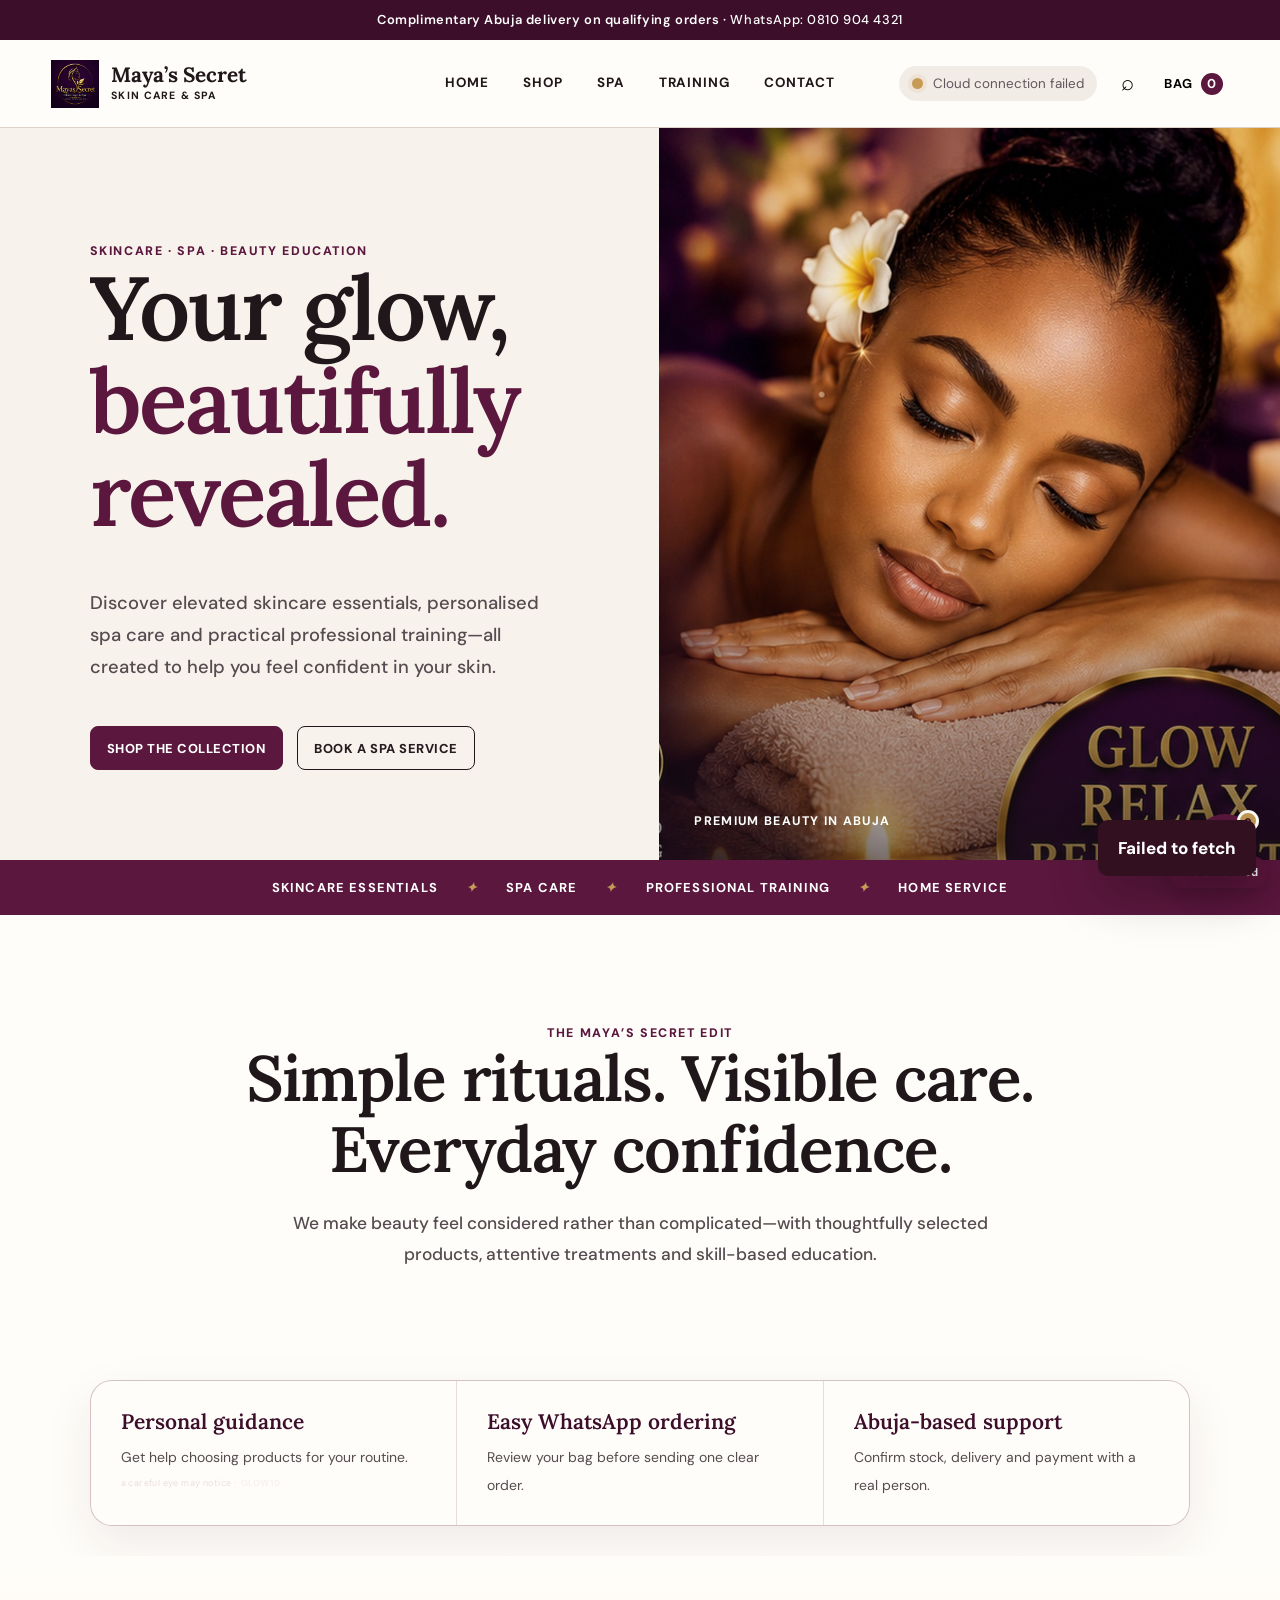
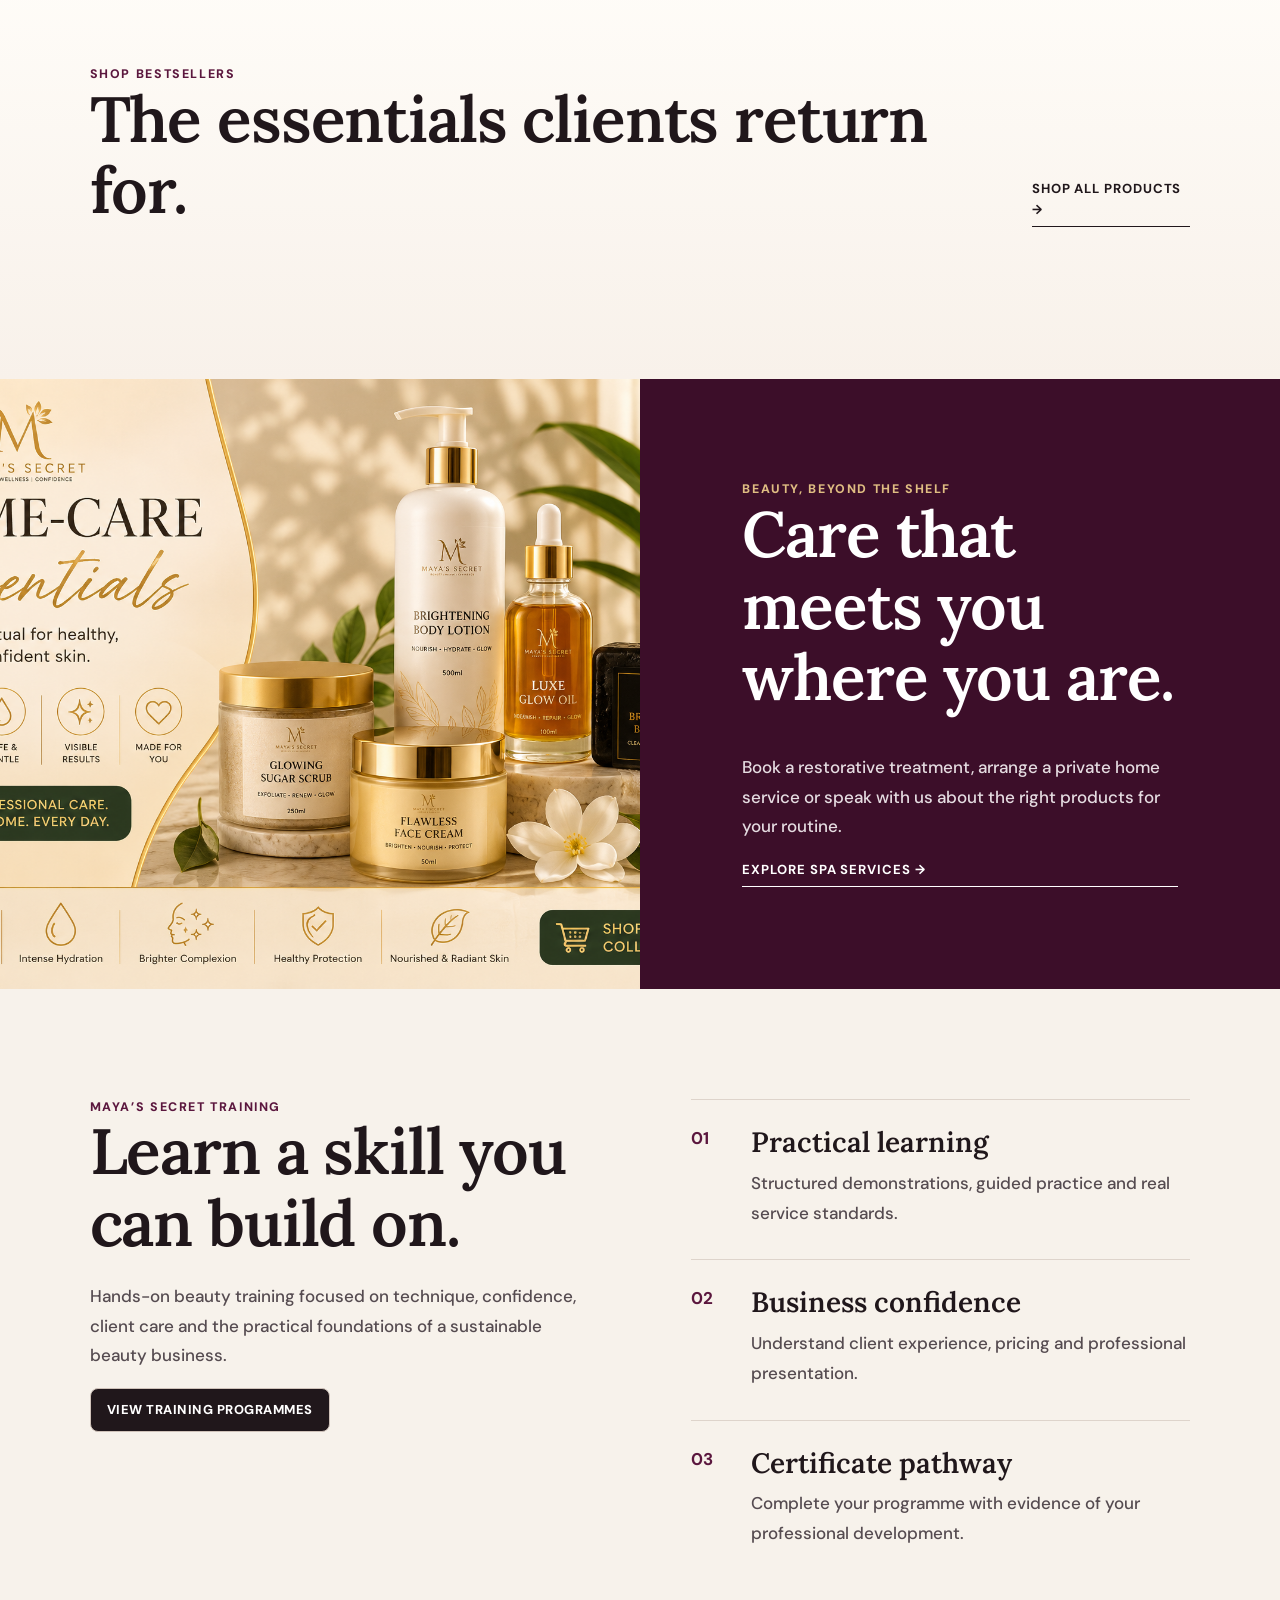
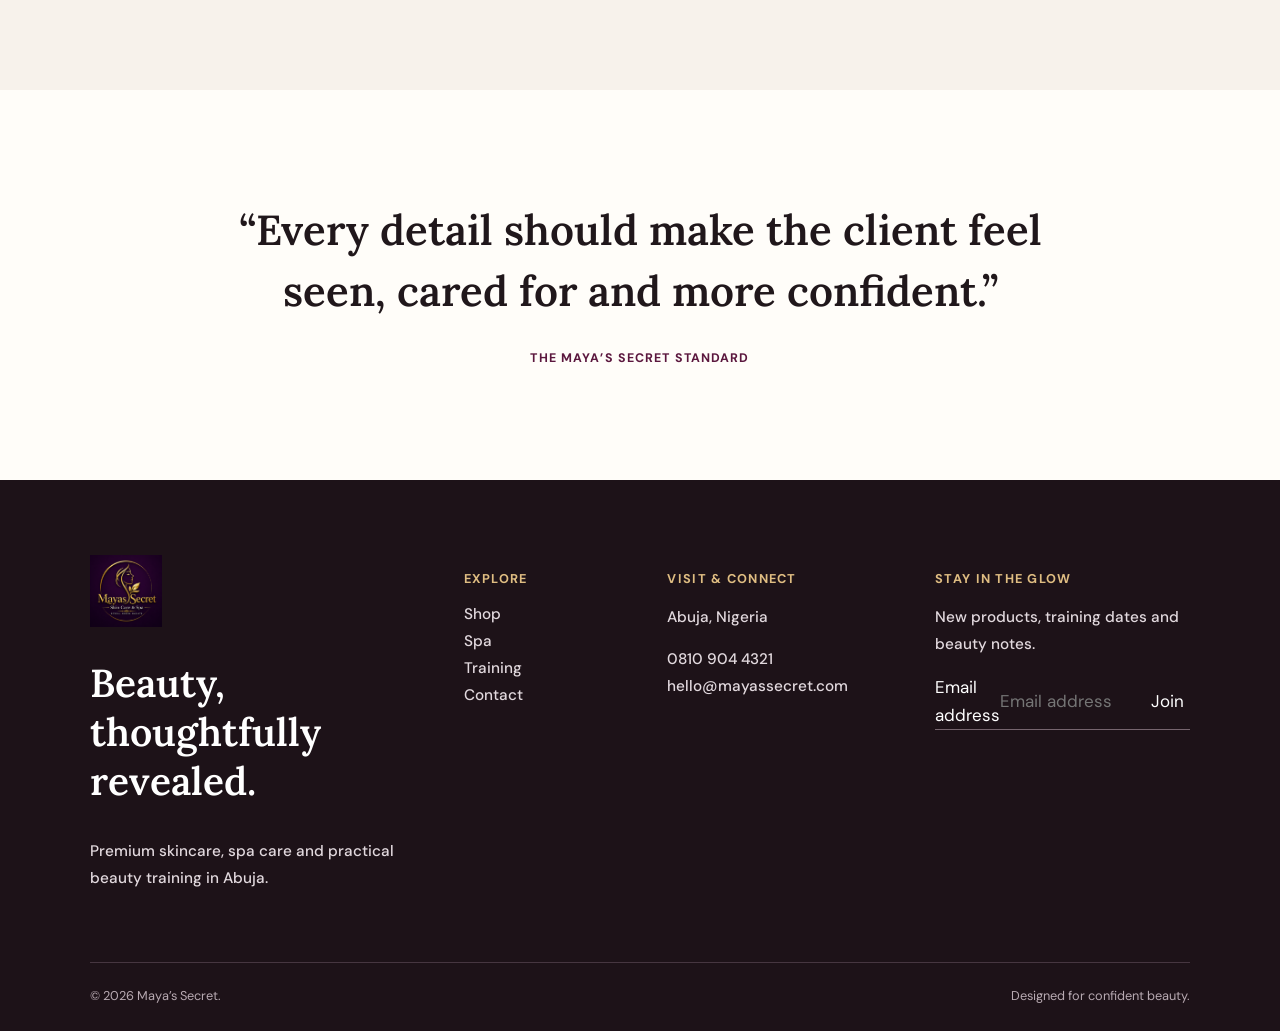
<file: index.html>
<!doctype html>
<html lang="en" data-app="maya-secret-business-os" data-version="7.0.0">
<head>
  <meta charset="utf-8">
  <meta name="viewport" content="width=device-width, initial-scale=1, viewport-fit=cover">
  <meta name="description" content="Premium skincare, spa care and professional beauty training in Abuja.">
  <meta name="theme-color" content="#5b173e">
  <meta name="color-scheme" content="light">
  <title>Maya's Secret | Premium Beauty in Abuja</title>

  <link rel="preconnect" href="https://fonts.googleapis.com">
  <link rel="preconnect" href="https://fonts.gstatic.com" crossorigin>
  <link href="https://fonts.googleapis.com/css2?family=DM+Sans:wght@400;500;600;700&family=Lora:wght@500;600;700&display=swap" rel="stylesheet">

  <link rel="stylesheet" href="css/styles.css?v=7.0.2">
  <link rel="stylesheet" href="css/core-framework.css?v=7.0.0">
  <link rel="stylesheet" href="css/launch-v6.css?v=7.0.0">
</head>

<body data-page="home">
  <a class="skip-link" href="#main-content">Skip to main content</a>

  <div class="announce" role="status">
    <span data-setting="announcement">Complimentary Abuja delivery on qualifying orders</span>
    <span aria-hidden="true">·</span>
    <a href="https://wa.me/2348109044321" data-setting-link="whatsapp">
      WhatsApp: <span data-setting="phone">0810 904 4321</span>
    </a>
  </div>

  <header class="header" data-site-header>
    <a class="logo" href="index.html" aria-label="Maya's Secret home">
      <img src="assets/mayas-logo.png" alt="Maya's Secret logo">
      <span><b>Maya’s Secret</b><small>Skin Care &amp; Spa</small></span>
    </a>

    <button class="menu" type="button" aria-label="Open navigation" aria-controls="primary-navigation" aria-expanded="false" data-menu-toggle>
      <i></i><i></i>
    </button>

    <nav id="primary-navigation" aria-label="Primary navigation" data-navigation>
      <a href="index.html" aria-current="page">Home</a>
      <a href="shop.html">Shop</a>
      <a href="spa.html">Spa</a>
      <a href="training.html">Training</a>
      <a href="contact.html">Contact</a>
    </nav>

    <div class="tools">
      <span class="cloud-indicator" data-cloud-indicator data-state="checking" title="Cloud connection status">
        <i aria-hidden="true"></i>
        <span class="cloud-indicator-label">Checking</span>
      </span>

      <button class="search-toggle" type="button" aria-label="Search products" data-search-toggle>
        <span aria-hidden="true">⌕</span>
      </button>

      <button class="bag-toggle" type="button" aria-label="Open shopping bag" aria-controls="shopping-cart" aria-expanded="false" data-cart-toggle>
        Bag <b class="bag-count" aria-label="0 items">0</b>
      </button>
    </div>
  </header>

  <main id="main-content">
    <section class="hero">
      <div class="hero-copy">
        <p class="eyebrow">SKINCARE · SPA · BEAUTY EDUCATION</p>
        <h1>Your glow,<br><em>beautifully revealed.</em></h1>
        <p>Discover elevated skincare essentials, personalised spa care and practical professional training—all created to help you feel confident in your skin.</p>
        <div class="actions">
          <a class="btn primary" href="shop.html">Shop the collection</a>
          <a class="btn ghost" href="spa.html">Book a spa service</a>
        </div>
      </div>

      <div class="hero-image">
        <img src="assets/home-hero.jpg" alt="Relaxing premium spa experience at Maya's Secret" width="900" height="1100" fetchpriority="high">
        <span>Premium beauty in Abuja</span>
      </div>
    </section>

    <section class="ticker" aria-label="Maya's Secret services">
      <span>SKINCARE ESSENTIALS</span><i aria-hidden="true">✦</i>
      <span>SPA CARE</span><i aria-hidden="true">✦</i>
      <span>PROFESSIONAL TRAINING</span><i aria-hidden="true">✦</i>
      <span>HOME SERVICE</span>
    </section>

    <section class="section intro">
      <p class="eyebrow">THE MAYA’S SECRET EDIT</p>
      <h2>Simple rituals. Visible care. Everyday confidence.</h2>
      <p>We make beauty feel considered rather than complicated—with thoughtfully selected products, attentive treatments and skill-based education.</p>
    </section>

    <section class="home-proof" aria-label="Why customers choose Maya’s Secret">
      <article><strong>Personal guidance</strong><span>Get help choosing products for your routine.</span><small class="secret-whisper">a careful eye may notice · <button type="button" data-copy-reward="GLOW10" aria-label="Copy hidden reward code GLOW10">GLOW10</button></small></article>
      <article><strong>Easy WhatsApp ordering</strong><span>Review your bag before sending one clear order.</span></article>
      <article><strong>Abuja-based support</strong><span>Confirm stock, delivery and payment with a real person.</span></article>
    </section>

    <section class="section featured" aria-labelledby="featured-products-title">
      <div class="section-top">
        <div>
          <p class="eyebrow">SHOP BESTSELLERS</p>
          <h2 id="featured-products-title">The essentials clients return for.</h2>
        </div>
        <a href="shop.html">Shop all products →</a>
      </div>

      <div class="product-grid" data-products="featured" data-cloud-resource="products" aria-live="polite" aria-busy="true">
        <div class="content-loader" data-product-loader>
          <span class="spinner" aria-hidden="true"></span>
          <p>Loading featured products…</p>
        </div>
      </div>

      <noscript>
        <p class="noscript-note">JavaScript is required to load the live product catalogue. <a href="shop.html">Open the Shop</a>.</p>
      </noscript>
    </section>

    <section class="split">
      <div class="split-image">
        <img src="assets/home-care.png" alt="Maya's Secret facial, massage and beauty care services" width="900" height="1100" loading="lazy">
      </div>
      <div class="split-copy">
        <p class="eyebrow">BEAUTY, BEYOND THE SHELF</p>
        <h2>Care that meets you where you are.</h2>
        <p>Book a restorative treatment, arrange a private home service or speak with us about the right products for your routine.</p>
        <a class="text-link" href="spa.html">Explore spa services →</a>
      </div>
    </section>

    <section class="section training-preview">
      <div>
        <p class="eyebrow">MAYA’S SECRET TRAINING</p>
        <h2>Learn a skill you can build on.</h2>
        <p>Hands-on beauty training focused on technique, confidence, client care and the practical foundations of a sustainable beauty business.</p>
        <a class="btn dark" href="training.html">View training programmes</a>
      </div>

      <div class="training-points">
        <article><b>01</b><h3>Practical learning</h3><p>Structured demonstrations, guided practice and real service standards.</p></article>
        <article><b>02</b><h3>Business confidence</h3><p>Understand client experience, pricing and professional presentation.</p></article>
        <article><b>03</b><h3>Certificate pathway</h3><p>Complete your programme with evidence of your professional development.</p></article>
      </div>
    </section>

    <section class="section quote">
      <p>“Every detail should make the client feel seen, cared for and more confident.”</p>
      <span>THE MAYA’S SECRET STANDARD</span>
    </section>
  
</main>

  <footer class="footer">
    <div class="footer-brand">
      <img src="assets/mayas-logo.png" alt="" width="72" height="72" loading="lazy">
      <h2>Beauty, thoughtfully revealed.</h2>
      <p>Premium skincare, spa care and practical beauty training in Abuja.</p>
    </div>

    <div>
      <h3>Explore</h3>
      <a href="shop.html">Shop</a>
      <a href="spa.html">Spa</a>
      <a href="training.html">Training</a>
      <a href="contact.html">Contact</a>
    </div>

    <div>
      <h3>Visit &amp; connect</h3>
      <p data-setting="location">Abuja, Nigeria</p>
      <a href="tel:+2348109044321" data-setting-link="phone"><span data-setting="phone">0810 904 4321</span></a>
      <a href="mailto:hello@mayassecret.com" data-setting-link="email"><span data-setting="email">hello@mayassecret.com</span></a>
    </div>

    <div>
      <h3>Stay in the glow</h3>
      <p>New products, training dates and beauty notes.</p>
      <form class="newsletter" data-newsletter-form novalidate>
        <label class="sr-only" for="newsletter-email">Email address</label>
        <input id="newsletter-email" name="email" type="email" inputmode="email" autocomplete="email" placeholder="Email address" required>
        <button type="submit">Join</button>
      </form>
    </div>

    <div class="footer-bottom">
      <span>© <span data-current-year>2026</span> Maya’s Secret.</span>
      <span>Designed for confident beauty.</span>
    </div>
  </footer>

  <div class="overlay" data-overlay hidden></div>

  <aside id="shopping-cart" class="cart" aria-hidden="true" aria-labelledby="cart-title" inert data-cart>
    <div class="cart-head">
      <h2 id="cart-title">Your bag</h2>
      <button class="cart-close" type="button" aria-label="Close shopping bag" data-cart-close>×</button>
    </div>

    <div class="cart-lines" data-cart-lines></div>

    <div class="cart-empty" data-cart-empty>
      <p>Your bag is waiting.</p>
      <a href="shop.html">Explore the collection</a>
    </div>

    <div class="cart-foot">
      <div><span>Estimated total</span><strong class="cart-total">₦0</strong></div>
      <button class="checkout" type="button" data-checkout>Proceed to checkout</button>
      <small>Review your order and delivery details before sending it to Maya’s Secret.</small>
    </div>
  </aside>

  <button class="floating-bag" type="button" aria-label="Open shopping bag" aria-controls="shopping-cart" data-cart-toggle>
    <span class="floating-bag-icon" aria-hidden="true">🛍</span>
    <b class="bag-count" aria-label="0 items">0</b>
  </button>

  <div class="toast" role="status" aria-live="polite"></div><div class="toast-region" aria-live="polite" aria-atomic="true" data-toast-region></div>
  <div class="global-loader" aria-hidden="true" data-global-loader>
    <span class="spinner"></span>
    <p data-loader-message>Loading…</p>
  </div>

  <script defer src="js/core/config.js?v=7.0.0"></script>
  <script defer src="js/core/utils.js?v=7.0.0"></script>
  <script defer src="js/core/ui.js?v=7.0.0"></script>
  <script defer src="js/core/auth.js?v=7.0.0"></script>
  <script defer src="js/core/api.js?v=7.0.0"></script>
  <script defer src="js/core/framework.js?v=7.0.0"></script>

  <script defer src="js/cloud.js?v=7.0.0"></script>

  <script defer src="js/catalog.js?v=7.0.0"></script>
  <script defer src="js/app.js?v=7.0.0"></script>
  <script defer src="js/launch-v6.js?v=7.0.0"></script>
</body>
</html>
</file>
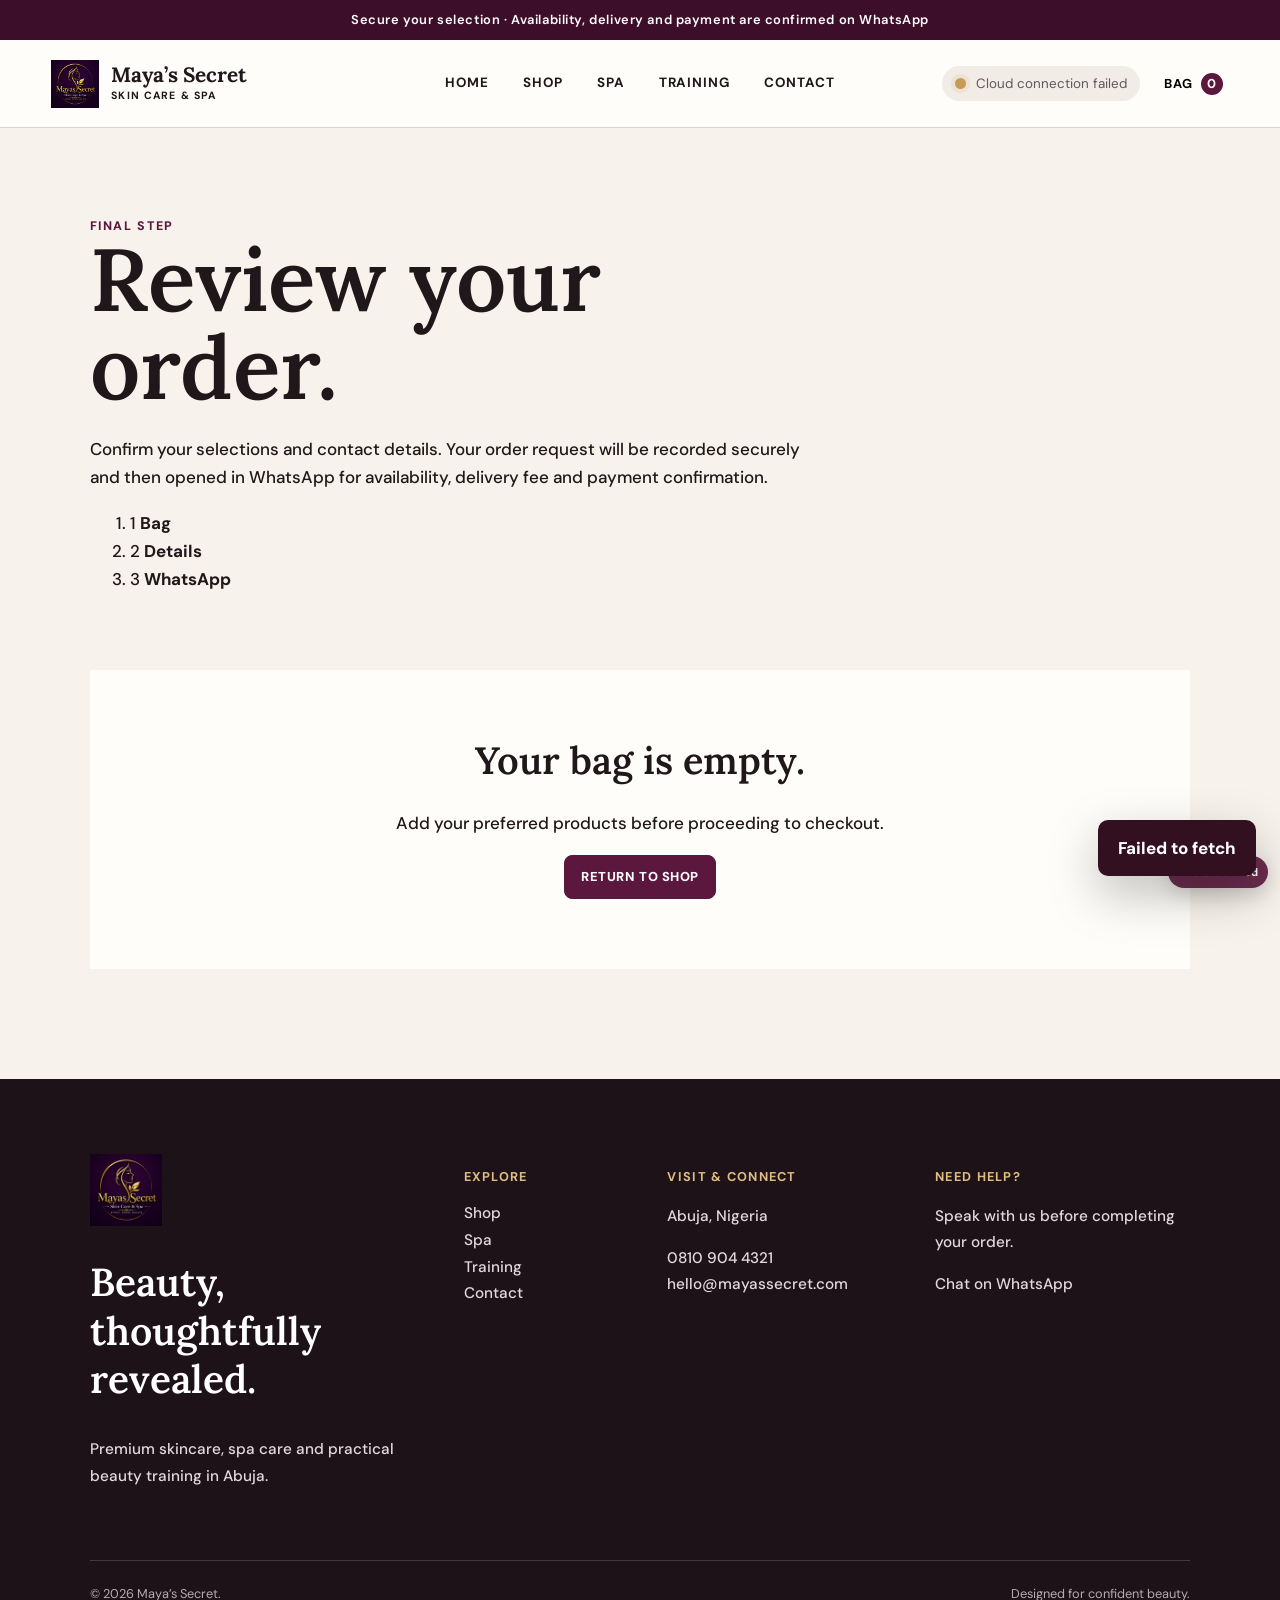
<file: checkout.html>
<!doctype html>
<html lang="en" data-app="maya-secret-business-os" data-version="7.0.0">
<head>
  <meta charset="utf-8">
  <meta name="viewport" content="width=device-width, initial-scale=1, viewport-fit=cover">
  <meta name="description" content="Review and complete your Maya’s Secret beauty order.">
  <meta name="theme-color" content="#5b173e">
  <meta name="color-scheme" content="light">
  <title>Checkout | Maya's Secret</title>

  <link rel="preconnect" href="https://fonts.googleapis.com">
  <link rel="preconnect" href="https://fonts.gstatic.com" crossorigin>
  <link href="https://fonts.googleapis.com/css2?family=DM+Sans:wght@400;500;600;700&family=Lora:wght@500;600;700&display=swap" rel="stylesheet">

  <link rel="stylesheet" href="css/styles.css?v=7.0.0">
  <link rel="stylesheet" href="css/core-framework.css?v=7.0.0">
  <link rel="stylesheet" href="css/launch-v6.css?v=7.0.0">
</head>

<body data-page="checkout">
  <a class="skip-link" href="#main-content">Skip to main content</a>

  <div class="announce" role="status">
    <span>Secure your selection</span>
    <span aria-hidden="true">·</span>
    <span>Availability, delivery and payment are confirmed on WhatsApp</span>
  </div>

  <header class="header" data-site-header>
    <a class="logo" href="index.html" aria-label="Maya's Secret home">
      <img src="assets/mayas-logo.png" alt="Maya's Secret logo">
      <span>
        <b>Maya’s Secret</b>
        <small>Skin Care &amp; Spa</small>
      </span>
    </a>

    <button
      class="menu"
      type="button"
      aria-label="Open navigation"
      aria-controls="primary-navigation"
      aria-expanded="false"
      data-menu-toggle
    >
      <i></i>
      <i></i>
    </button>

    <nav id="primary-navigation" aria-label="Primary navigation" data-navigation>
      <a href="index.html">Home</a>
      <a href="shop.html">Shop</a>
      <a href="spa.html">Spa</a>
      <a href="training.html">Training</a>
      <a href="contact.html">Contact</a>
    </nav>

    <div class="tools">
      <span
        class="cloud-indicator"
        data-cloud-indicator
        data-state="checking"
        title="Cloud connection status"
      >
        <i aria-hidden="true"></i>
        <span class="cloud-indicator-label">Checking</span>
      </span>

      <button
        class="bag-toggle"
        type="button"
        aria-label="Open shopping bag"
        aria-controls="shopping-cart"
        aria-expanded="false"
        data-cart-toggle
      >
        Bag <b class="bag-count" aria-label="0 items">0</b>
      </button>
    </div>
  </header>

  <main id="main-content" class="checkout-page">
    <section class="checkout-heading">
      <p class="eyebrow">FINAL STEP</p>
      <h1>Review your order.</h1>
      <p>
        Confirm your selections and contact details. Your order request will be recorded
        securely and then opened in WhatsApp for availability, delivery fee and payment
        confirmation.
      </p>

      <ol class="checkout-progress" aria-label="Checkout progress">
        <li class="complete">
          <span>1</span>
          <b>Bag</b>
        </li>
        <li class="active" aria-current="step">
          <span>2</span>
          <b>Details</b>
        </li>
        <li>
          <span>3</span>
          <b>WhatsApp</b>
        </li>
      </ol>
    </section>

    <section
      id="checkoutEmpty"
      class="checkout-empty"
      hidden
      data-checkout-empty
      aria-labelledby="checkout-empty-title"
    >
      <h2 id="checkout-empty-title">Your bag is empty.</h2>
      <p>Add your preferred products before proceeding to checkout.</p>
      <a class="btn primary" href="shop.html">Return to shop</a>
    </section>

    <section
      id="checkoutContent"
      class="checkout-layout"
      data-checkout-content
      aria-busy="true"
    >
      <div class="checkout-products">
        <div class="checkout-section-title">
          <p class="eyebrow">YOUR SELECTION</p>
          <h2>Order summary</h2>
        </div>

        <div
          id="checkoutItems"
          class="checkout-items"
          data-checkout-items
          aria-live="polite"
        >
          <div class="content-loader" data-checkout-loader>
            <span class="spinner" aria-hidden="true"></span>
            <p>Preparing your order…</p>
          </div>
        </div>

        <div class="checkout-summary-card">
          <div>
            <span>Items subtotal</span>
            <strong data-checkout-subtotal>₦0</strong>
          </div>
          <div>
            <span>Delivery</span>
            <strong data-checkout-delivery>Confirmed on WhatsApp</strong>
          </div>
          <div class="checkout-summary-total">
            <span>Estimated total</span>
            <strong data-checkout-total>₦0</strong>
          </div>
        </div>

        <a class="checkout-back" href="shop.html">← Continue shopping</a>
      </div>

      <form
        id="checkoutForm"
        class="checkout-form"
        data-checkout-form
        data-order-source="website"
        novalidate
      >
        <div class="checkout-form-heading">
          <div>
            <p class="eyebrow">YOUR DETAILS</p>
            <h2>Complete your order</h2>
          </div>

          <span class="checkout-secure-note" aria-label="Secure cloud order recording">
            <span aria-hidden="true">☁</span>
            Cloud recorded
          </span>
        </div>

        <div class="form-alert" role="alert" hidden data-checkout-alert></div>

        <label for="checkoutName">
          Full name
          <input
            id="checkoutName"
            name="name"
            type="text"
            autocomplete="name"
            required
            minlength="2"
            maxlength="120"
            placeholder="Your full name"
            data-checkout-name
          >
          <small class="field-error" data-error-for="name"></small>
        </label>

        <label for="checkoutPhone">
          Phone number
          <input
            id="checkoutPhone"
            name="phone"
            type="tel"
            inputmode="tel"
            autocomplete="tel"
            required
            maxlength="30"
            placeholder="Your active WhatsApp number"
            data-checkout-phone
          >
          <small class="field-error" data-error-for="phone"></small>
        </label>

        <fieldset data-fulfilment-group>
          <legend>How would you like to receive your order?</legend>

          <label class="checkout-choice">
            <input
              type="radio"
              name="fulfilment"
              value="Delivery"
              checked
              data-fulfilment-option
            >
            <span>
              <b>Delivery</b>
              <small>Delivery fee is confirmed on WhatsApp</small>
            </span>
          </label>

          <label class="checkout-choice">
            <input
              type="radio"
              name="fulfilment"
              value="Pickup"
              data-fulfilment-option
            >
            <span>
              <b>Pickup</b>
              <small>Arrange collection directly with Maya’s Secret</small>
            </span>
          </label>
        </fieldset>

        <label id="addressWrap" for="checkoutAddress" data-address-wrap>
          Delivery address
          <textarea
            id="checkoutAddress"
            name="address"
            rows="3"
            maxlength="500"
            required
            placeholder="Area, street and a clear landmark"
            data-checkout-address
          ></textarea>
          <small class="field-error" data-error-for="address"></small>
        </label>

        <label for="checkoutNotes">
          Order notes <span>(optional)</span>
          <textarea
            id="checkoutNotes"
            name="notes"
            rows="3"
            maxlength="750"
            placeholder="Special instructions or questions"
            data-checkout-notes
          ></textarea>
        </label>

        <input type="hidden" name="currency" value="NGN">
        <input type="hidden" name="channel" value="WhatsApp">
        <div class="launch-coupon" data-launch-coupon>
          <label for="launchCoupon">Found a secret reward code?</label>
          <div class="launch-coupon__row">
            <input id="launchCoupon" name="couponCode" type="text" maxlength="20" autocomplete="off" placeholder="Enter reward code">
            <button class="btn ghost" type="button" data-apply-coupon>Apply code</button>
          </div>
          <small class="launch-coupon__status" data-coupon-status>One valid launch reward may be used per order.</small>
        </div>

        <input type="hidden" name="orderStatus" value="Pending">
        <input type="hidden" name="paymentStatus" value="Unconfirmed">

        <div class="checkout-total-row">
          <span>Estimated total</span>
          <strong data-checkout-total>₦0</strong>
        </div>

        <button
          class="btn primary checkout-submit"
          type="submit"
          data-checkout-submit
          data-idle-label="Record order &amp; open WhatsApp"
        >
          <span data-submit-text>Record order &amp; open WhatsApp</span>
          <span class="button-spinner" aria-hidden="true" hidden data-submit-spinner></span>
        </button>

        <small class="checkout-note">
          No payment is taken on this page. Submitting creates a pending order record.
          The order is counted as paid only after Maya’s Secret confirms payment.
        </small>

        <p class="checkout-privacy">
          By continuing, you agree that your contact and order information may be used
          to fulfil this order and contact you on WhatsApp.
        </p>
      </form>
    </section>

    <section
      class="checkout-success"
      hidden
      data-checkout-success
      aria-labelledby="checkout-success-title"
      aria-live="polite"
    >
      <span class="checkout-success-icon" aria-hidden="true">✓</span>
      <p class="eyebrow">ORDER RECORDED</p>
      <h2 id="checkout-success-title">Your order is ready for WhatsApp.</h2>
      <p>
        Order reference:
        <strong data-order-reference>—</strong>
      </p>
      <button class="btn primary" type="button" data-open-whatsapp>
        Open WhatsApp
      </button>
      <a class="text-link" href="shop.html">Continue shopping →</a>
    </section>
  </main>

  <footer class="footer">
    <div class="footer-brand">
      <img src="assets/mayas-logo.png" alt="" width="72" height="72" loading="lazy">
      <h2>Beauty, thoughtfully revealed.</h2>
      <p>Premium skincare, spa care and practical beauty training in Abuja.</p>
    </div>

    <div>
      <h3>Explore</h3>
      <a href="shop.html">Shop</a>
      <a href="spa.html">Spa</a>
      <a href="training.html">Training</a>
      <a href="contact.html">Contact</a>
    </div>

    <div>
      <h3>Visit &amp; connect</h3>
      <p data-setting="location">Abuja, Nigeria</p>
      <a href="tel:+2348109044321" data-setting-link="phone">
        <span data-setting="phone">0810 904 4321</span>
      </a>
      <a href="mailto:hello@mayassecret.com" data-setting-link="email">
        <span data-setting="email">hello@mayassecret.com</span>
      </a>
    </div>

    <div>
      <h3>Need help?</h3>
      <p>Speak with us before completing your order.</p>
      <a
        href="https://wa.me/2348109044321"
        target="_blank"
        rel="noopener"
        data-setting-link="whatsapp"
      >
        Chat on WhatsApp
      </a>
    </div>

    <div class="footer-bottom">
      <span>© <span data-current-year>2026</span> Maya’s Secret.</span>
      <span>Designed for confident beauty.</span>
    </div>
  </footer>

  <div class="overlay" data-overlay hidden></div>

  <aside
    id="shopping-cart"
    class="cart"
    aria-hidden="true"
    aria-labelledby="cart-title"
    inert
    data-cart
  >
    <div class="cart-head">
      <h2 id="cart-title">Your bag</h2>
      <button
        class="cart-close"
        type="button"
        aria-label="Close shopping bag"
        data-cart-close
      >
        ×
      </button>
    </div>

    <div class="cart-lines" data-cart-lines></div>

    <div class="cart-empty" data-cart-empty>
      <p>Your bag is waiting.</p>
      <a href="shop.html">Explore the collection</a>
    </div>

    <div class="cart-foot">
      <div>
        <span>Estimated total</span>
        <strong class="cart-total">₦0</strong>
      </div>

      <button class="checkout" type="button" data-checkout>
        Proceed to checkout
      </button>
    </div>
  </aside>

  <div class="toast-region" aria-live="polite" aria-atomic="true" data-toast-region></div>

  <div class="global-loader" aria-hidden="true" data-global-loader>
    <span class="spinner"></span>
    <p data-loader-message>Loading…</p>
  </div>

  <!-- Sprint 1: shared application framework -->
  <script defer src="js/core/config.js?v=7.0.0"></script>
  <script defer src="js/core/utils.js?v=7.0.0"></script>
  <script defer src="js/core/ui.js?v=7.0.0"></script>
  <script defer src="js/core/auth.js?v=7.0.0"></script>
  <script defer src="js/core/api.js?v=7.0.0"></script>
  <script defer src="js/core/framework.js?v=7.0.0"></script>

  <!-- Sprint 2: Business Cloud compatibility entry point -->
  <script defer src="js/cloud.js?v=7.0.0"></script>

  <!-- Existing catalogue, cart and checkout layers -->
  <script defer src="js/catalog.js?v=7.0.0"></script>
  <script defer src="js/app.js?v=7.0.0"></script>
  <script defer src="js/launch-v6.js?v=7.0.0"></script>
</body>
</html>
</file>
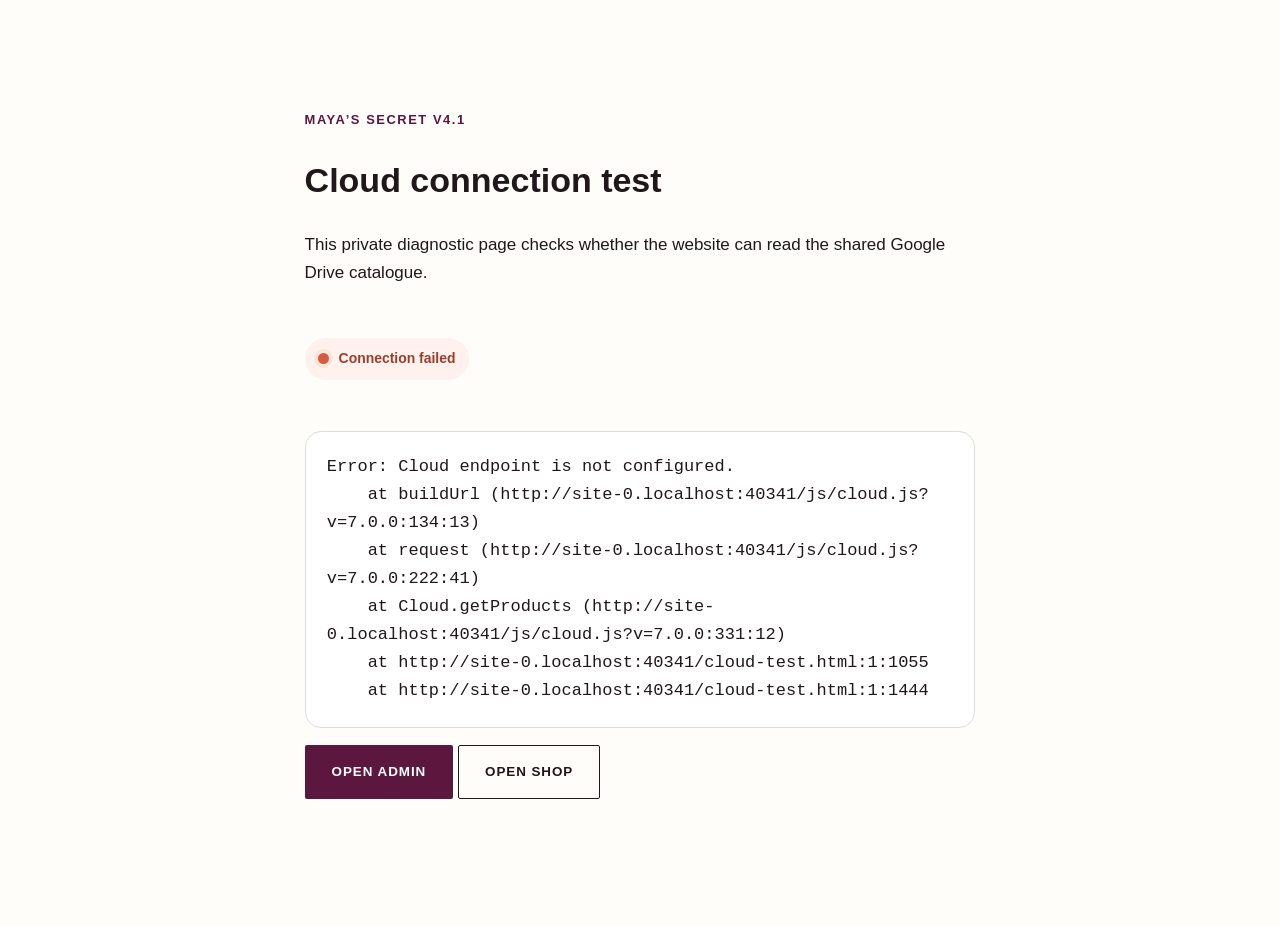
<file: cloud-test.html>
<!doctype html><html lang="en"><head><meta charset="utf-8"><meta name="viewport" content="width=device-width,initial-scale=1"><title>Cloud Test | Maya’s Secret</title><link rel="stylesheet" href="css/styles.css"></head><body><main class="section" style="max-width:850px;margin:auto"><p class="eyebrow">MAYA’S SECRET V4.1</p><h1>Cloud connection test</h1><p>This private diagnostic page checks whether the website can read the shared Google Drive catalogue.</p><div id="testStatus" class="cloud-status" data-state="loading" style="margin:2rem 0"><span></span><strong>Testing connection…</strong></div><pre id="testOutput" style="white-space:pre-wrap;background:#fff;padding:1.25rem;border-radius:16px;border:1px solid #ddd;overflow:auto"></pre><p><a class="btn primary" href="admin.html">Open Admin</a> <a class="btn ghost" href="shop.html">Open Shop</a></p></main><script src="js/cloud.js?v=7.0.0"></script><script>(async()=>{const status=document.getElementById('testStatus'),out=document.getElementById('testOutput');try{const products=await MayaCloud.getProducts();status.dataset.state='online';status.querySelector('strong').textContent='Connected to Google Drive';out.textContent=JSON.stringify({success:true,productCount:products.length,firstProducts:products.slice(0,5).map(p=>p.name)},null,2);}catch(e){status.dataset.state='offline';status.querySelector('strong').textContent='Connection failed';out.textContent=e.stack||e.message;}})();</script></body></html>
</file>
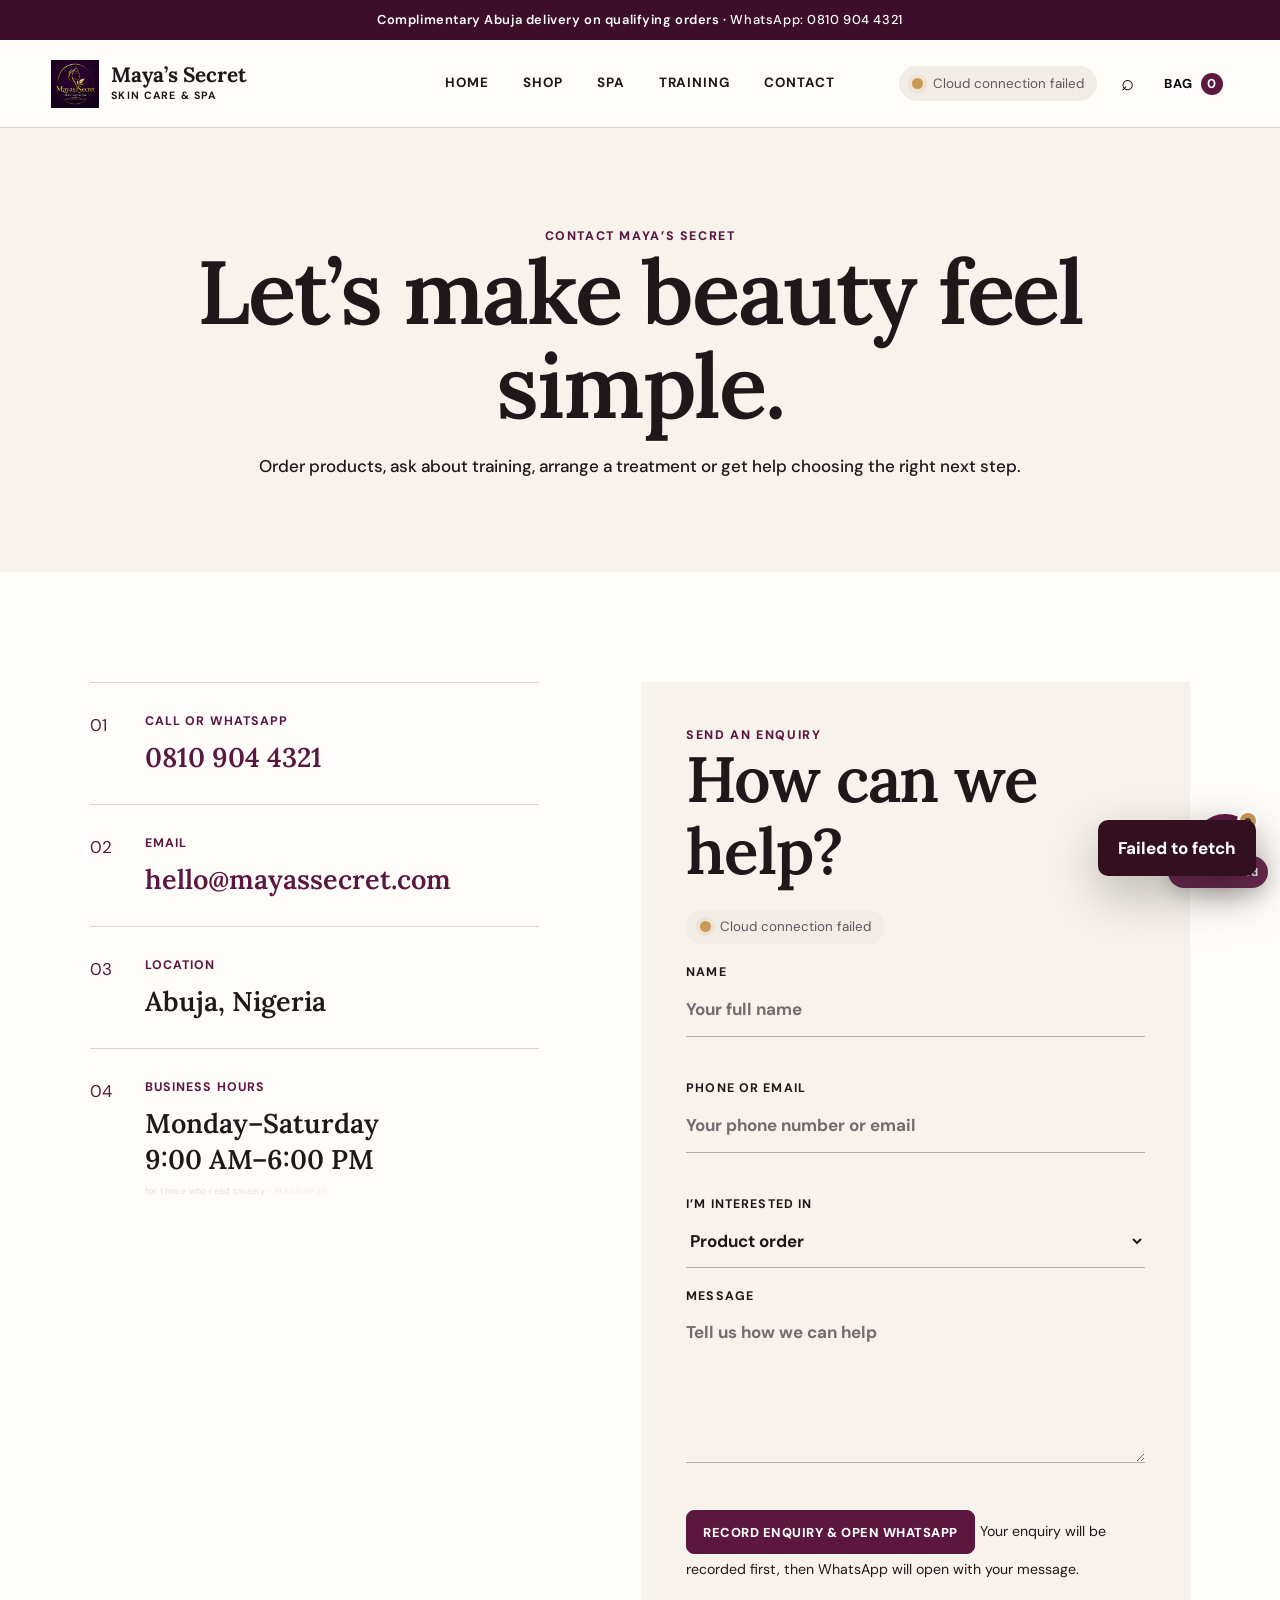
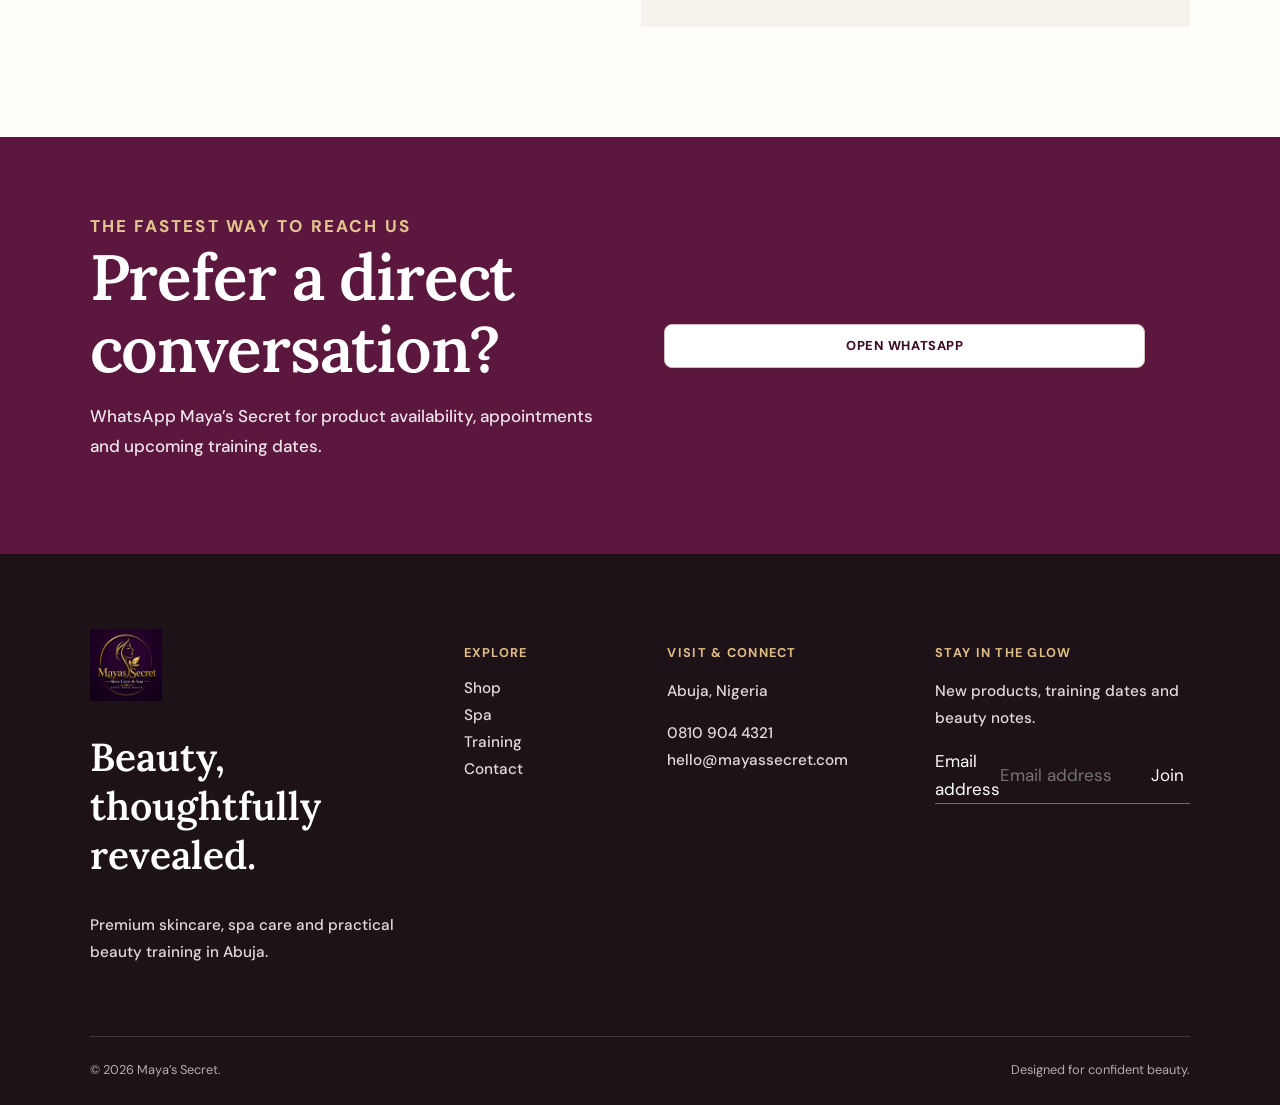
<file: contact.html>
<!doctype html>
<html lang="en" data-app="maya-secret-business-os" data-version="7.0.0">
<head>
  <meta charset="utf-8">
  <meta name="viewport" content="width=device-width, initial-scale=1, viewport-fit=cover">
  <meta name="description" content="Contact Maya’s Secret for products, spa appointments and beauty training in Abuja.">
  <meta name="theme-color" content="#5b173e">
  <meta name="color-scheme" content="light">
  <title>Contact | Maya's Secret</title>

  <link rel="preconnect" href="https://fonts.googleapis.com">
  <link rel="preconnect" href="https://fonts.gstatic.com" crossorigin>
  <link href="https://fonts.googleapis.com/css2?family=DM+Sans:wght@400;500;600;700&family=Lora:wght@500;600;700&display=swap" rel="stylesheet">

  <link rel="stylesheet" href="css/styles.css?v=7.0.0">
  <link rel="stylesheet" href="css/core-framework.css?v=7.0.0">
  <link rel="stylesheet" href="css/launch-v6.css?v=7.0.0">
</head>

<body data-page="contact">
  <a class="skip-link" href="#main-content">Skip to main content</a>

  <div class="announce" role="status">
    <span data-setting="announcement">Complimentary Abuja delivery on qualifying orders</span>
    <span aria-hidden="true">·</span>
    <a href="https://wa.me/2348109044321" data-setting-link="whatsapp">
      WhatsApp: <span data-setting="phone">0810 904 4321</span>
    </a>
  </div>

  <header class="header" data-site-header>
    <a class="logo" href="index.html" aria-label="Maya's Secret home">
      <img src="assets/mayas-logo.png" alt="Maya's Secret logo">
      <span>
        <b>Maya’s Secret</b>
        <small>Skin Care &amp; Spa</small>
      </span>
    </a>

    <button
      class="menu"
      type="button"
      aria-label="Open navigation"
      aria-controls="primary-navigation"
      aria-expanded="false"
      data-menu-toggle
    >
      <i></i>
      <i></i>
    </button>

    <nav id="primary-navigation" aria-label="Primary navigation" data-navigation>
      <a href="index.html">Home</a>
      <a href="shop.html">Shop</a>
      <a href="spa.html">Spa</a>
      <a href="training.html">Training</a>
      <a href="contact.html" aria-current="page">Contact</a>
    </nav>

    <div class="tools">
      <span
        class="cloud-indicator"
        data-cloud-indicator
        data-state="checking"
        title="Cloud connection status"
      >
        <i aria-hidden="true"></i>
        <span class="cloud-indicator-label">Checking</span>
      </span>

      <button
        class="search-toggle"
        type="button"
        aria-label="Search products"
        data-search-toggle
      >
        <span aria-hidden="true">⌕</span>
      </button>

      <button
        class="bag-toggle"
        type="button"
        aria-label="Open shopping bag"
        aria-controls="shopping-cart"
        aria-expanded="false"
        data-cart-toggle
      >
        Bag <b class="bag-count" aria-label="0 items">0</b>
      </button>
    </div>
  </header>

  <main id="main-content">
    <section class="page-hero contact-page-hero">
      <div>
        <p class="eyebrow">CONTACT MAYA’S SECRET</p>
        <h1>Let’s make beauty feel simple.</h1>
        <p>
          Order products, ask about training, arrange a treatment or get help choosing
          the right next step.
        </p>
      </div>
    </section>

    <section class="contact-layout section" aria-labelledby="contact-form-title">
      <div class="contact-details">
        <article>
          <span>01</span>
          <div>
            <p>CALL OR WHATSAPP</p>
            <a href="tel:+2348109044321" data-setting-link="phone">
              <span data-setting="phone">0810 904 4321</span>
            </a>
          </div>
        </article>

        <article>
          <span>02</span>
          <div>
            <p>EMAIL</p>
            <a href="mailto:hello@mayassecret.com" data-setting-link="email">
              <span data-setting="email">hello@mayassecret.com</span>
            </a>
          </div>
        </article>

        <article>
          <span>03</span>
          <div>
            <p>LOCATION</p>
            <strong data-setting="location">Abuja, Nigeria</strong>
          </div>
        </article>

        <article>
          <span>04</span>
          <div>
            <p>BUSINESS HOURS</p>
            <strong data-setting="businessHours">
              Monday–Saturday<br>
              9:00 AM–6:00 PM
            </strong>
            <small class="secret-whisper">for those who read closely · <button type="button" data-copy-reward="MAYAVIP25" aria-label="Copy hidden reward code MAYAVIP25">MAYAVIP25</button></small>
          </div>
        </article>
      </div>

      <form
        class="contact-form"
        id="contactForm"
        data-contact-form
        data-lead-source="website-contact"
        novalidate
      >
        <div class="contact-form-heading">
          <div>
            <p class="eyebrow">SEND AN ENQUIRY</p>
            <h2 id="contact-form-title">How can we help?</h2>
          </div>

          <span
            class="cloud-indicator compact"
            data-cloud-indicator
            data-state="checking"
            title="Cloud enquiry connection"
          >
            <i aria-hidden="true"></i>
            <span class="cloud-indicator-label">Checking cloud</span>
          </span>
        </div>

        <div class="form-alert" role="alert" hidden data-contact-alert></div>

        <label for="contactName">
          Name
          <input
            id="contactName"
            name="name"
            type="text"
            autocomplete="name"
            required
            minlength="2"
            maxlength="120"
            placeholder="Your full name"
          >
          <small class="field-error" data-error-for="contactName"></small>
        </label>

        <label for="contactReach">
          Phone or email
          <input
            id="contactReach"
            name="contact"
            type="text"
            autocomplete="email"
            required
            maxlength="160"
            placeholder="Your phone number or email"
          >
          <small class="field-error" data-error-for="contactReach"></small>
        </label>

        <label for="contactTopic">
          I’m interested in
          <select id="contactTopic" name="topic" required>
            <option value="Product order">Product order</option>
            <option value="Training">Training</option>
            <option value="Spa treatment">Spa treatment</option>
            <option value="Home service">Home service</option>
            <option value="General enquiry">General enquiry</option>
          </select>
        </label>

        <label for="contactMessage">
          Message
          <textarea
            id="contactMessage"
            name="message"
            rows="5"
            required
            minlength="5"
            maxlength="1000"
            placeholder="Tell us how we can help"
          ></textarea>
          <small class="field-error" data-error-for="contactMessage"></small>
        </label>

        <input type="hidden" name="channel" value="WhatsApp">
        <input type="hidden" name="leadStatus" value="New">

        <button
          class="btn primary"
          type="submit"
          data-contact-submit
        >
          <span data-submit-text>Record enquiry &amp; open WhatsApp</span>
          <span class="button-spinner" aria-hidden="true" hidden data-submit-spinner></span>
        </button>

        <small class="contact-form-note">
          Your enquiry will be recorded first, then WhatsApp will open with your message.
        </small>
      </form>
    </section>

    <section
      class="contact-success"
      hidden
      data-contact-success
      aria-labelledby="contact-success-title"
      aria-live="polite"
    >
      <span class="contact-success-icon" aria-hidden="true">✓</span>
      <p class="eyebrow">ENQUIRY RECORDED</p>
      <h2 id="contact-success-title">Your message is ready for WhatsApp.</h2>
      <p>
        Enquiry reference:
        <strong data-contact-reference>—</strong>
      </p>
      <button class="btn primary" type="button" data-contact-open-whatsapp>
        Open WhatsApp
      </button>
    </section>

    <section class="contact-cta">
      <div>
        <p class="eyebrow">THE FASTEST WAY TO REACH US</p>
        <h2>Prefer a direct conversation?</h2>
        <p>
          WhatsApp Maya’s Secret for product availability, appointments and upcoming
          training dates.
        </p>
      </div>

      <a
        class="btn light"
        href="https://wa.me/2348109044321"
        target="_blank"
        rel="noopener"
        data-setting-link="whatsapp"
      >
        Open WhatsApp
      </a>
    </section>
  
</main>

  <footer class="footer">
    <div class="footer-brand">
      <img src="assets/mayas-logo.png" alt="" width="72" height="72" loading="lazy">
      <h2>Beauty, thoughtfully revealed.</h2>
      <p>Premium skincare, spa care and practical beauty training in Abuja.</p>
    </div>

    <div>
      <h3>Explore</h3>
      <a href="shop.html">Shop</a>
      <a href="spa.html">Spa</a>
      <a href="training.html">Training</a>
      <a href="contact.html">Contact</a>
    </div>

    <div>
      <h3>Visit &amp; connect</h3>
      <p data-setting="location">Abuja, Nigeria</p>
      <a href="tel:+2348109044321" data-setting-link="phone">
        <span data-setting="phone">0810 904 4321</span>
      </a>
      <a href="mailto:hello@mayassecret.com" data-setting-link="email">
        <span data-setting="email">hello@mayassecret.com</span>
      </a>
    </div>

    <div>
      <h3>Stay in the glow</h3>
      <p>New products, training dates and beauty notes.</p>

      <form class="newsletter" data-newsletter-form novalidate>
        <label class="sr-only" for="newsletter-email">Email address</label>
        <input
          id="newsletter-email"
          name="email"
          type="email"
          inputmode="email"
          autocomplete="email"
          placeholder="Email address"
          required
        >
        <button type="submit">Join</button>
      </form>
    </div>

    <div class="footer-bottom">
      <span>© <span data-current-year>2026</span> Maya’s Secret.</span>
      <span>Designed for confident beauty.</span>
    </div>
  </footer>

  <div class="overlay" data-overlay hidden></div>

  <aside
    id="shopping-cart"
    class="cart"
    aria-hidden="true"
    aria-labelledby="cart-title"
    inert
    data-cart
  >
    <div class="cart-head">
      <h2 id="cart-title">Your bag</h2>
      <button
        class="cart-close"
        type="button"
        aria-label="Close shopping bag"
        data-cart-close
      >
        ×
      </button>
    </div>

    <div class="cart-lines" data-cart-lines></div>

    <div class="cart-empty" data-cart-empty>
      <p>Your bag is waiting.</p>
      <a href="shop.html">Explore the collection</a>
    </div>

    <div class="cart-foot">
      <div>
        <span>Estimated total</span>
        <strong class="cart-total">₦0</strong>
      </div>

      <button class="checkout" type="button" data-checkout>
        Proceed to checkout
      </button>

      <small>
        Availability and delivery are confirmed before payment.
      </small>
    </div>
  </aside>

  <button
    class="floating-bag"
    type="button"
    aria-label="Open shopping bag"
    aria-controls="shopping-cart"
    data-cart-toggle
  >
    <span class="floating-bag-icon" aria-hidden="true">🛍</span>
    <b class="bag-count" aria-label="0 items">0</b>
  </button>

  <div class="toast-region" aria-live="polite" aria-atomic="true" data-toast-region></div>

  <div class="global-loader" aria-hidden="true" data-global-loader>
    <span class="spinner"></span>
    <p data-loader-message>Loading…</p>
  </div>

  <!-- Sprint 1: shared application framework -->
  <script defer src="js/core/config.js?v=7.0.0"></script>
  <script defer src="js/core/utils.js?v=7.0.0"></script>
  <script defer src="js/core/ui.js?v=7.0.0"></script>
  <script defer src="js/core/auth.js?v=7.0.0"></script>
  <script defer src="js/core/api.js?v=7.0.0"></script>
  <script defer src="js/core/framework.js?v=7.0.0"></script>

  <!-- Sprint 2: Business Cloud compatibility entry point -->
  <script defer src="js/cloud.js?v=7.0.0"></script>

  <!-- Existing catalogue and cart layers -->
  <script defer src="js/catalog.js?v=7.0.0"></script>
  <script defer src="js/app.js?v=7.0.0"></script>
  <script defer src="js/launch-v6.js?v=7.0.0"></script>
</body>
</html>
</file>
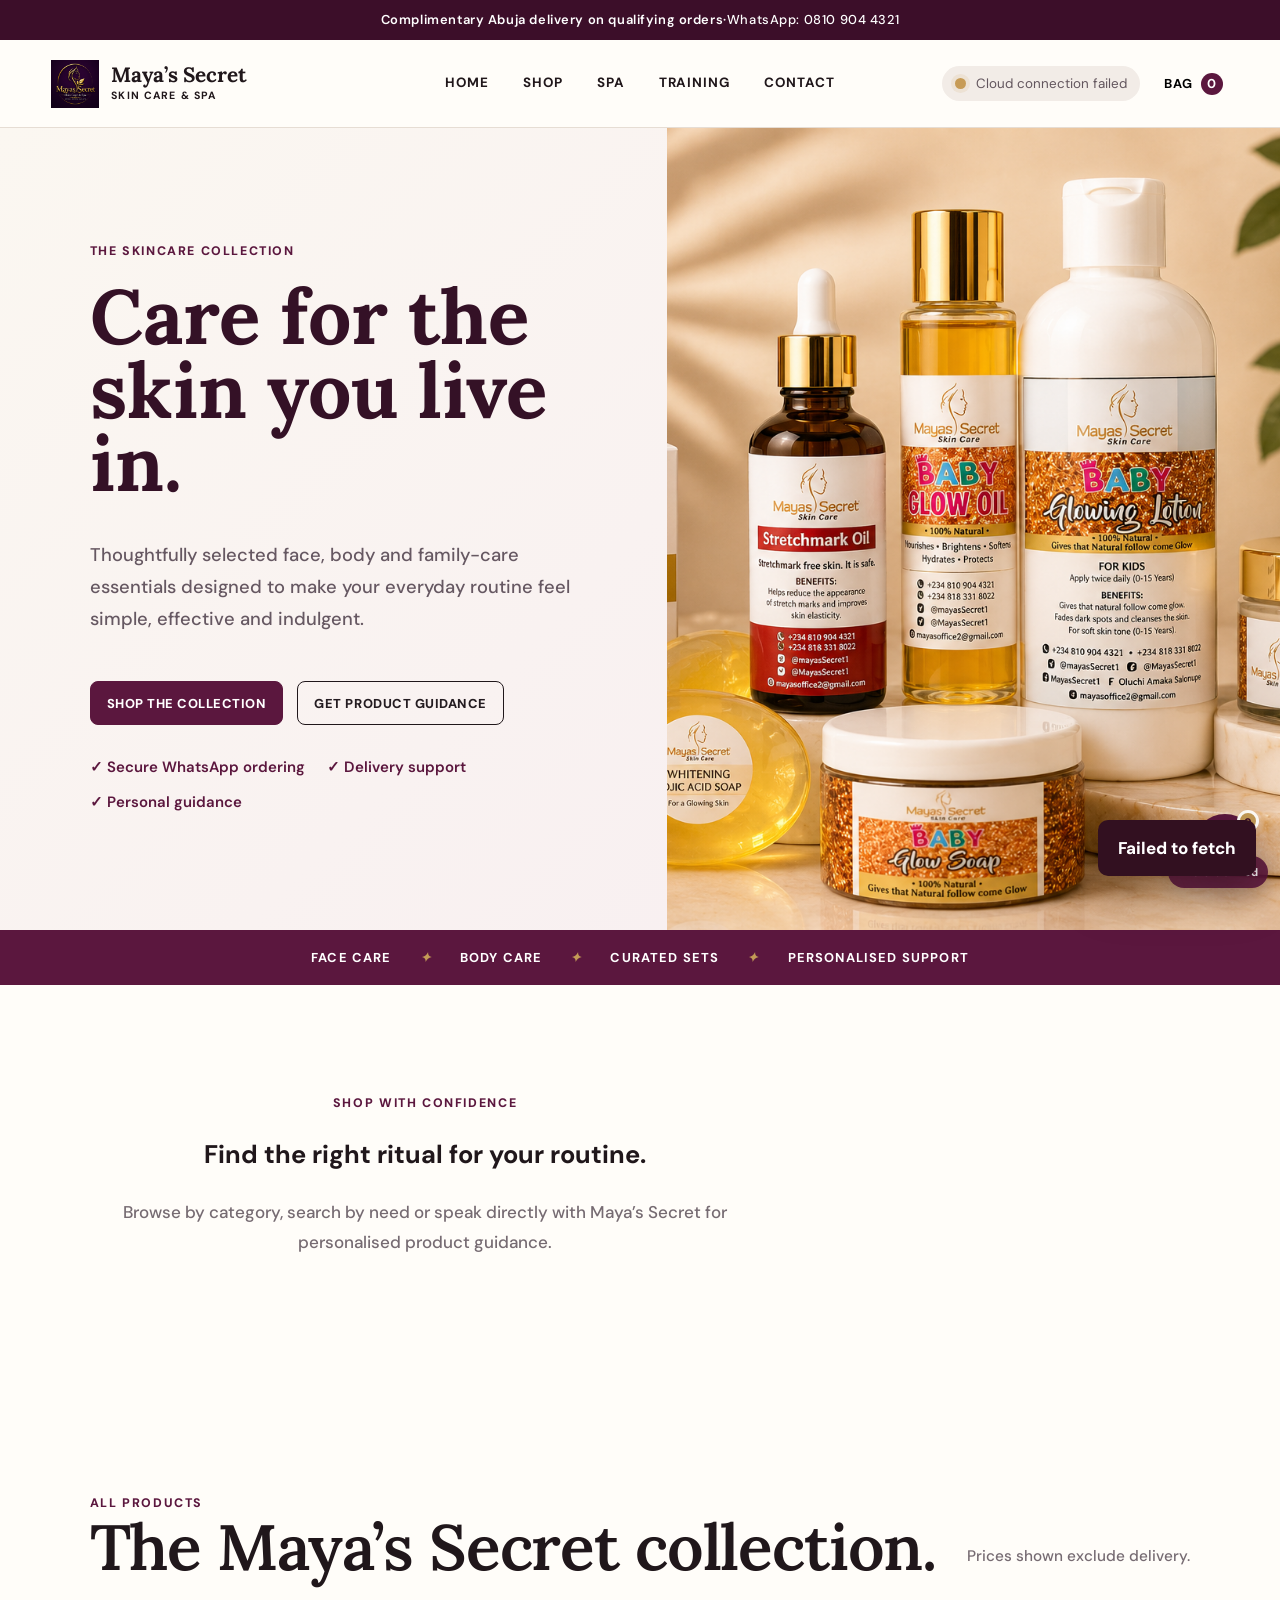
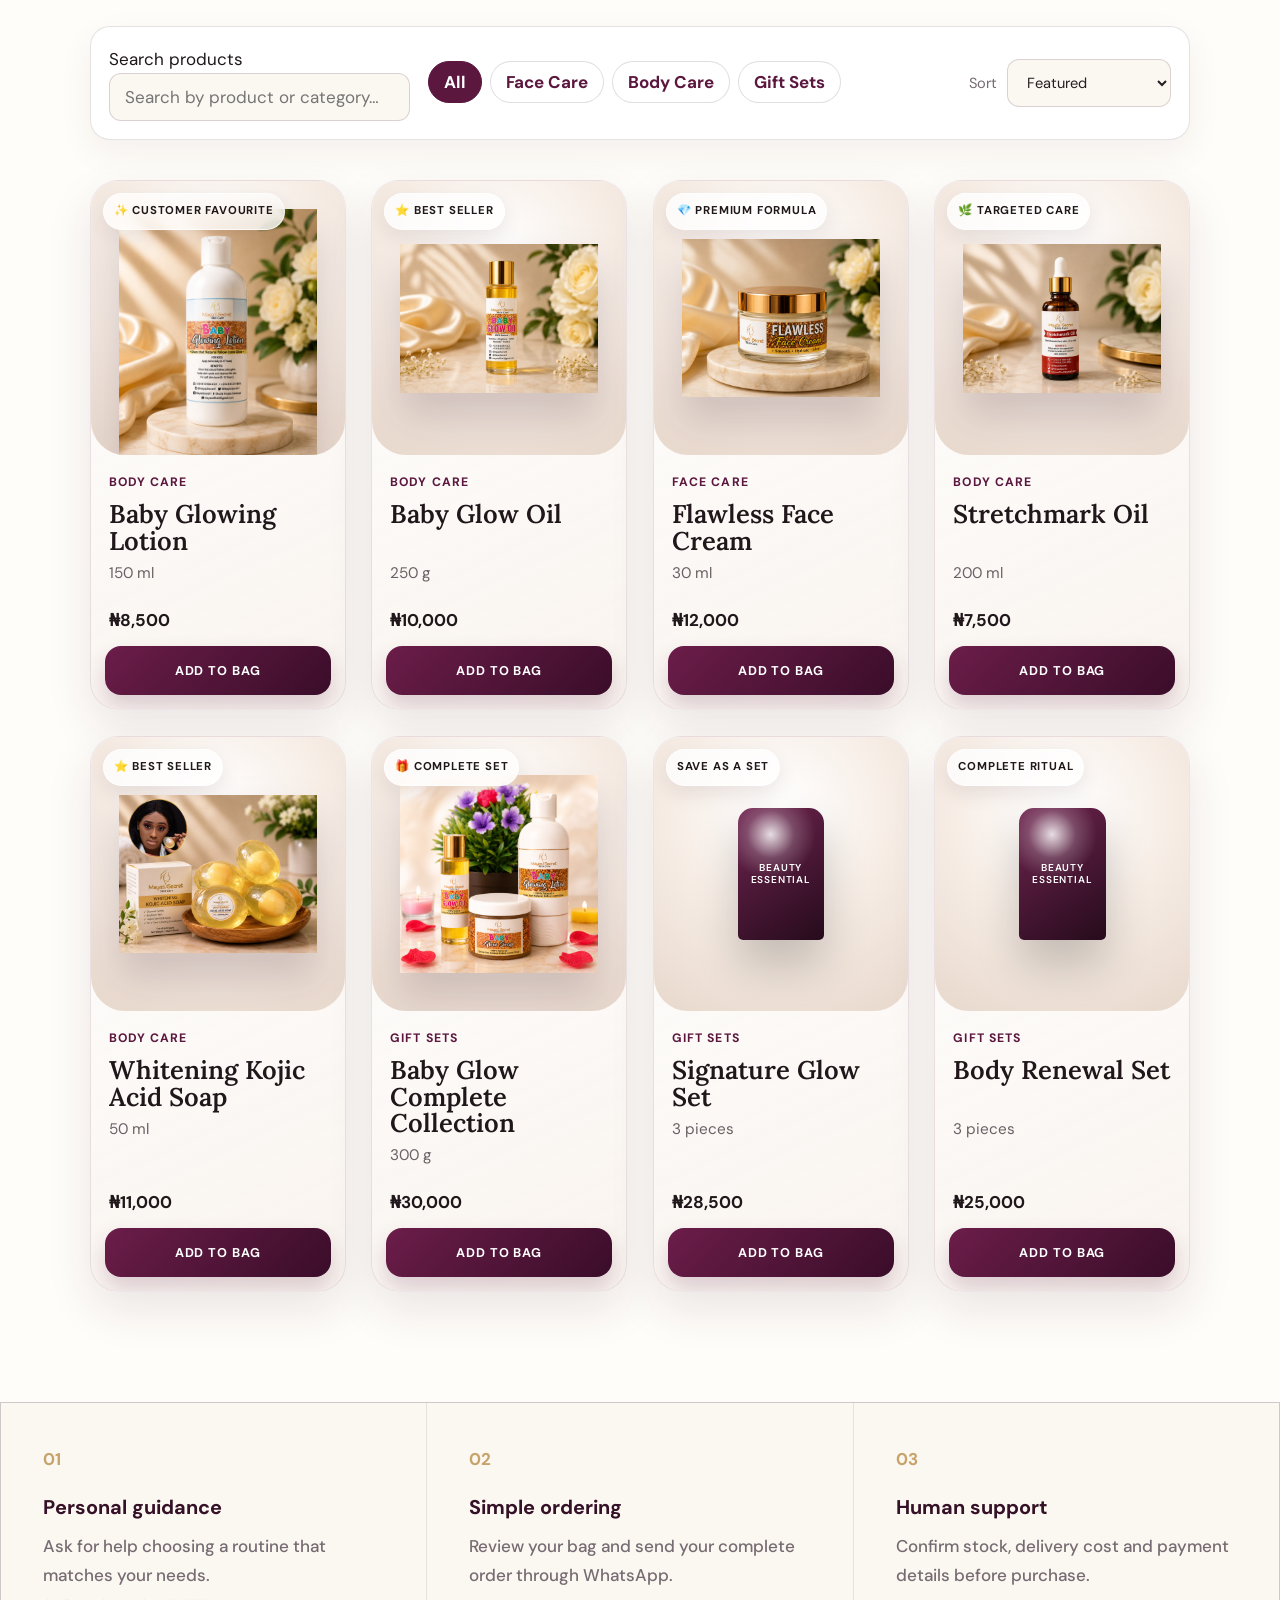
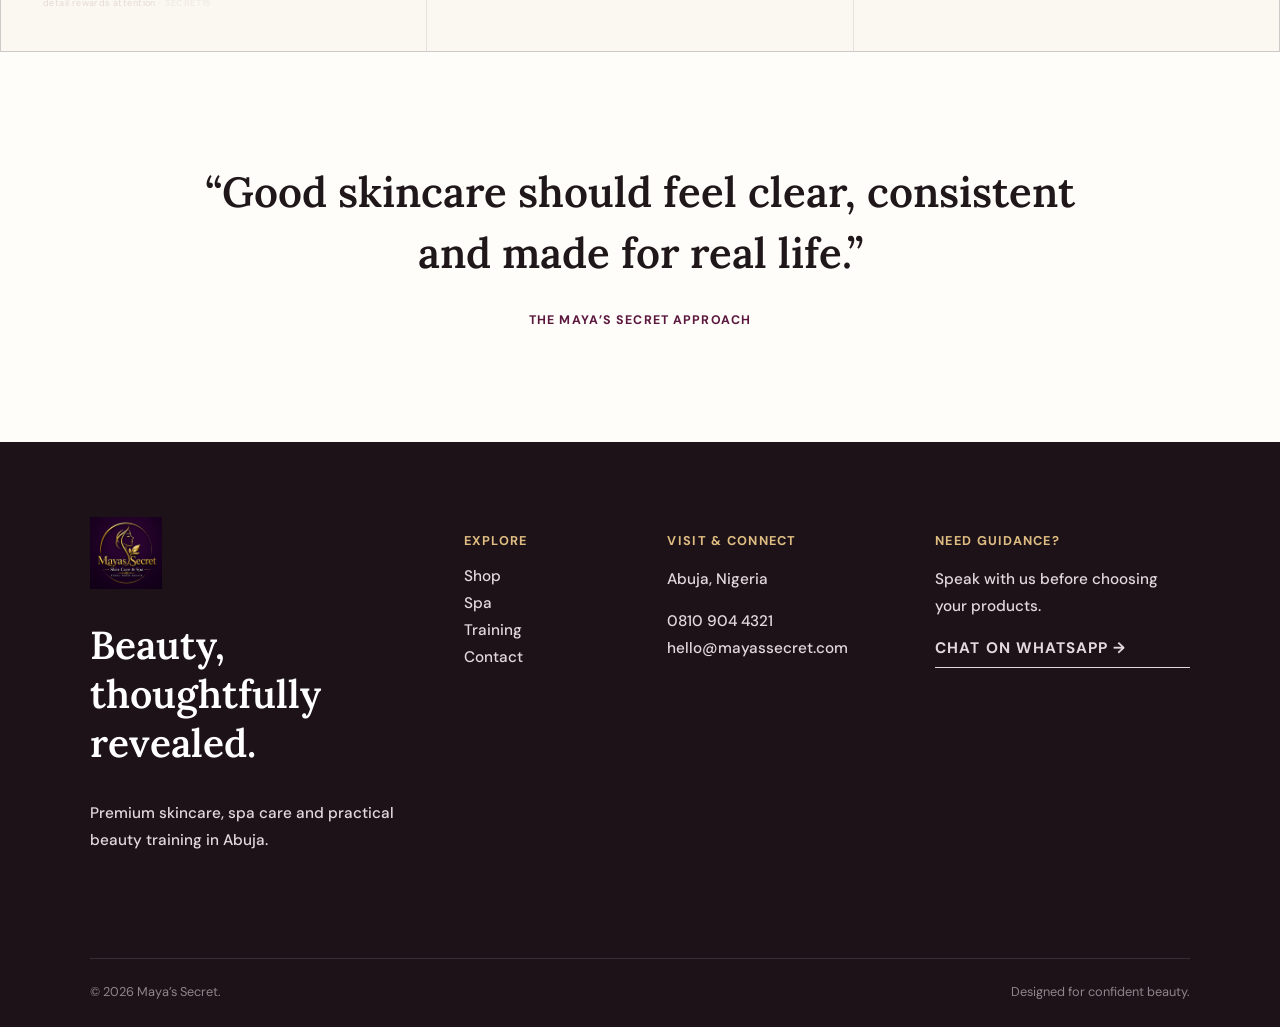
<file: shop.html>
<!doctype html>
<html lang="en" data-app="maya-secret-business-os" data-version="7.0.0">
<head>
  <meta charset="utf-8">
  <meta name="viewport" content="width=device-width, initial-scale=1, viewport-fit=cover">
  <meta name="description" content="Shop Maya’s Secret skincare and body-care essentials, with convenient ordering and delivery support across Nigeria.">
  <meta name="theme-color" content="#5b173e">
  <meta name="robots" content="index,follow">
  <meta property="og:type" content="website">
  <meta property="og:title" content="Shop Maya’s Secret | Premium Skincare">
  <meta property="og:description" content="Discover skincare, body care and curated beauty sets from Maya’s Secret.">
  <meta property="og:image" content="assets/shop-hero.png">
  <title>Shop Premium Skincare | Maya’s Secret</title>
  <link rel="preconnect" href="https://fonts.googleapis.com">
  <link rel="preconnect" href="https://fonts.gstatic.com" crossorigin>
  <link href="https://fonts.googleapis.com/css2?family=DM+Sans:wght@400;500;600;700&family=Lora:wght@500;600;700&display=swap" rel="stylesheet">
  <link rel="stylesheet" href="css/styles.css?v=7.0.0">
  <link rel="stylesheet" href="css/core-framework.css?v=7.0.0">
  <link rel="stylesheet" href="css/shop-premium.css?v=7.0.0">
  <link rel="stylesheet" href="css/launch-v6.css?v=7.0.0">
</head>
<body data-page="shop">
  <a class="skip-link" href="#main-content">Skip to main content</a>
  <div class="announce" role="status"><span data-setting="announcement">Complimentary Abuja delivery on qualifying orders</span><span aria-hidden="true">·</span><a href="https://wa.me/2348109044321">WhatsApp: <span data-setting="phone">0810 904 4321</span></a></div>
  <header class="header" data-site-header>
    <a class="logo" href="index.html" aria-label="Maya’s Secret home"><img src="assets/mayas-logo.png" alt="Maya’s Secret logo"><span><b>Maya’s Secret</b><small>Skin Care &amp; Spa</small></span></a>
    <button class="menu" type="button" aria-label="Open navigation" aria-controls="primary-navigation" aria-expanded="false" data-menu-toggle><i></i><i></i></button>
    <nav id="primary-navigation" aria-label="Primary navigation" data-navigation><a href="index.html">Home</a><a href="shop.html" aria-current="page">Shop</a><a href="spa.html">Spa</a><a href="training.html">Training</a><a href="contact.html">Contact</a></nav>
    <div class="tools"><span class="cloud-indicator" data-cloud-indicator data-state="checking"><i></i><span class="cloud-indicator-label">Checking</span></span><button class="bag-toggle" type="button" aria-label="Open shopping bag" aria-controls="shopping-cart" aria-expanded="false" data-cart-toggle>Bag <b class="bag-count">0</b></button></div>
  </header>
  <main id="main-content">
    <section class="shop-hero-v2">
      <div class="shop-hero-copy"><p class="eyebrow">THE SKINCARE COLLECTION</p><h1>Care for the skin you live in.</h1><p>Thoughtfully selected face, body and family-care essentials designed to make your everyday routine feel simple, effective and indulgent.</p><div class="actions"><a class="btn primary" href="#catalogue">Shop the collection</a><a class="btn ghost" href="https://wa.me/2348109044321">Get product guidance</a></div><div class="shop-trust"><span>✓ Secure WhatsApp ordering</span><span>✓ Delivery support</span><span>✓ Personal guidance</span></div></div>
      <div class="shop-hero-image"><img src="assets/shop-hero.png" alt="Maya’s Secret premium skincare collection" width="1200" height="800" fetchpriority="high"></div>
    </section>
    <section class="ticker" aria-label="Shopping benefits"><span>FACE CARE</span><i>✦</i><span>BODY CARE</span><i>✦</i><span>CURATED SETS</span><i>✦</i><span>PERSONALISED SUPPORT</span></section>
    <section class="section shop-intro"><p class="eyebrow">SHOP WITH CONFIDENCE</p><h2>Find the right ritual for your routine.</h2><p>Browse by category, search by need or speak directly with Maya’s Secret for personalised product guidance.</p></section>
    <section class="section shop-catalogue" id="catalogue" aria-labelledby="catalogue-title">
      <div class="section-top"><div><p class="eyebrow">ALL PRODUCTS</p><h2 id="catalogue-title">The Maya’s Secret collection.</h2></div><p class="catalogue-note">Prices shown exclude delivery.</p></div>
      <div class="shop-controls" role="search">
        <label class="shop-search"><span class="sr-only">Search products</span><input id="shopSearch" type="search" placeholder="Search by product or category…" autocomplete="off"></label>
        <div class="filter-row" aria-label="Product categories"><button class="active" type="button" data-filter="All">All</button><button type="button" data-filter="Face Care">Face Care</button><button type="button" data-filter="Body Care">Body Care</button><button type="button" data-filter="Gift Sets">Gift Sets</button></div>
        <label class="shop-sort"><span>Sort</span><select id="shopSort"><option value="featured">Featured</option><option value="low">Price: low to high</option><option value="high">Price: high to low</option><option value="name">Name: A–Z</option></select></label>
      </div>
      <div id="shopGrid" class="product-grid" aria-live="polite"></div>
      <div class="no-results" hidden><h3>No products found</h3><p>Try another search or category.</p></div>
    </section>
    <section class="section shop-assurance"><article><b>01</b><h3>Personal guidance</h3><p>Ask for help choosing a routine that matches your needs.</p><small class="secret-whisper">detail rewards attention · <button type="button" data-copy-reward="SECRET15" aria-label="Copy hidden reward code SECRET15">SECRET15</button></small></article><article><b>02</b><h3>Simple ordering</h3><p>Review your bag and send your complete order through WhatsApp.</p></article><article><b>03</b><h3>Human support</h3><p>Confirm stock, delivery cost and payment details before purchase.</p></article></section>
    <section class="section quote"><p>“Good skincare should feel clear, consistent and made for real life.”</p><span>THE MAYA’S SECRET APPROACH</span></section>
  
</main>
  <footer class="footer"><div class="footer-brand"><img src="assets/mayas-logo.png" alt="" width="72" height="72" loading="lazy"><h2>Beauty, thoughtfully revealed.</h2><p>Premium skincare, spa care and practical beauty training in Abuja.</p></div><div><h3>Explore</h3><a href="shop.html">Shop</a><a href="spa.html">Spa</a><a href="training.html">Training</a><a href="contact.html">Contact</a></div><div><h3>Visit &amp; connect</h3><p>Abuja, Nigeria</p><a href="tel:+2348109044321">0810 904 4321</a><a href="mailto:hello@mayassecret.com">hello@mayassecret.com</a></div><div><h3>Need guidance?</h3><p>Speak with us before choosing your products.</p><a class="text-link" href="https://wa.me/2348109044321">Chat on WhatsApp →</a></div><div class="footer-bottom"><span>© <span data-current-year>2026</span> Maya’s Secret.</span><span>Designed for confident beauty.</span></div></footer>
  <div class="overlay" data-overlay hidden></div>
  <aside id="shopping-cart" class="cart" aria-hidden="true" aria-labelledby="cart-title" inert data-cart><div class="cart-head"><h2 id="cart-title">Your bag</h2><button class="cart-close" type="button" aria-label="Close shopping bag" data-cart-close>×</button></div><div class="cart-lines" data-cart-lines></div><div class="cart-empty" data-cart-empty><p>Your bag is waiting.</p><a href="#catalogue">Explore the collection</a></div><div class="cart-foot"><div><span>Estimated total</span><strong class="cart-total">₦0</strong></div><button class="checkout" type="button" data-checkout>Proceed to checkout</button><small>Final stock and delivery fees are confirmed before payment.</small></div></aside>
  <button class="floating-bag" type="button" aria-label="Open shopping bag" aria-controls="shopping-cart" data-cart-toggle><span aria-hidden="true">🛍</span><b class="bag-count">0</b></button>
  <div class="toast" role="status" aria-live="polite"></div><div class="toast-region" aria-live="polite" aria-atomic="true" data-toast-region></div>
  <script defer src="js/core/config.js?v=7.0.0"></script><script defer src="js/core/utils.js?v=7.0.0"></script><script defer src="js/core/ui.js?v=7.0.0"></script><script defer src="js/core/auth.js?v=7.0.0"></script><script defer src="js/core/api.js?v=7.0.0"></script><script defer src="js/core/framework.js?v=7.0.0"></script><script defer src="js/cloud.js?v=7.0.0"></script><script defer src="js/catalog.js?v=7.0.0"></script><script defer src="js/products.js?v=7.0.0"></script><script defer src="js/app.js?v=7.0.0"></script><script defer src="js/shop-enhancements.js?v=7.0.0"></script>
  <script defer src="js/launch-v6.js?v=7.0.0"></script>
</body>
</html>
</file>
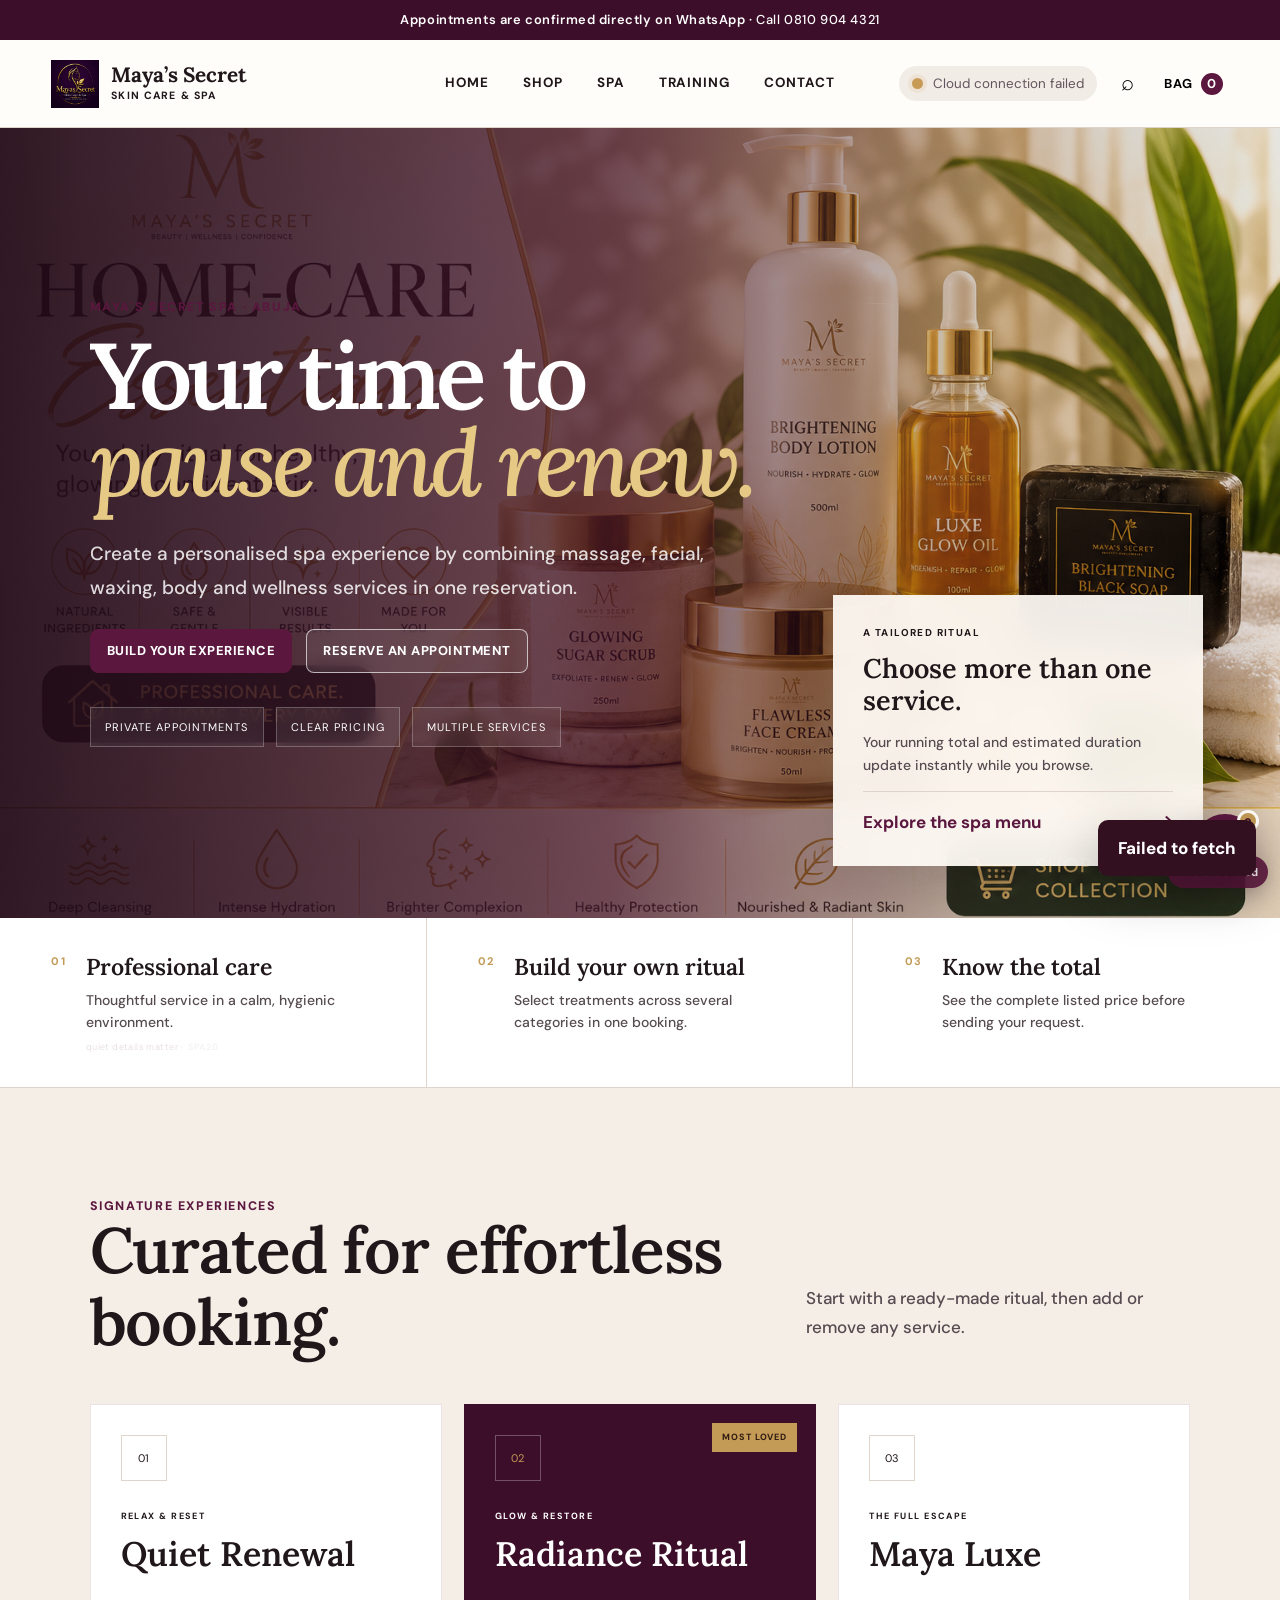
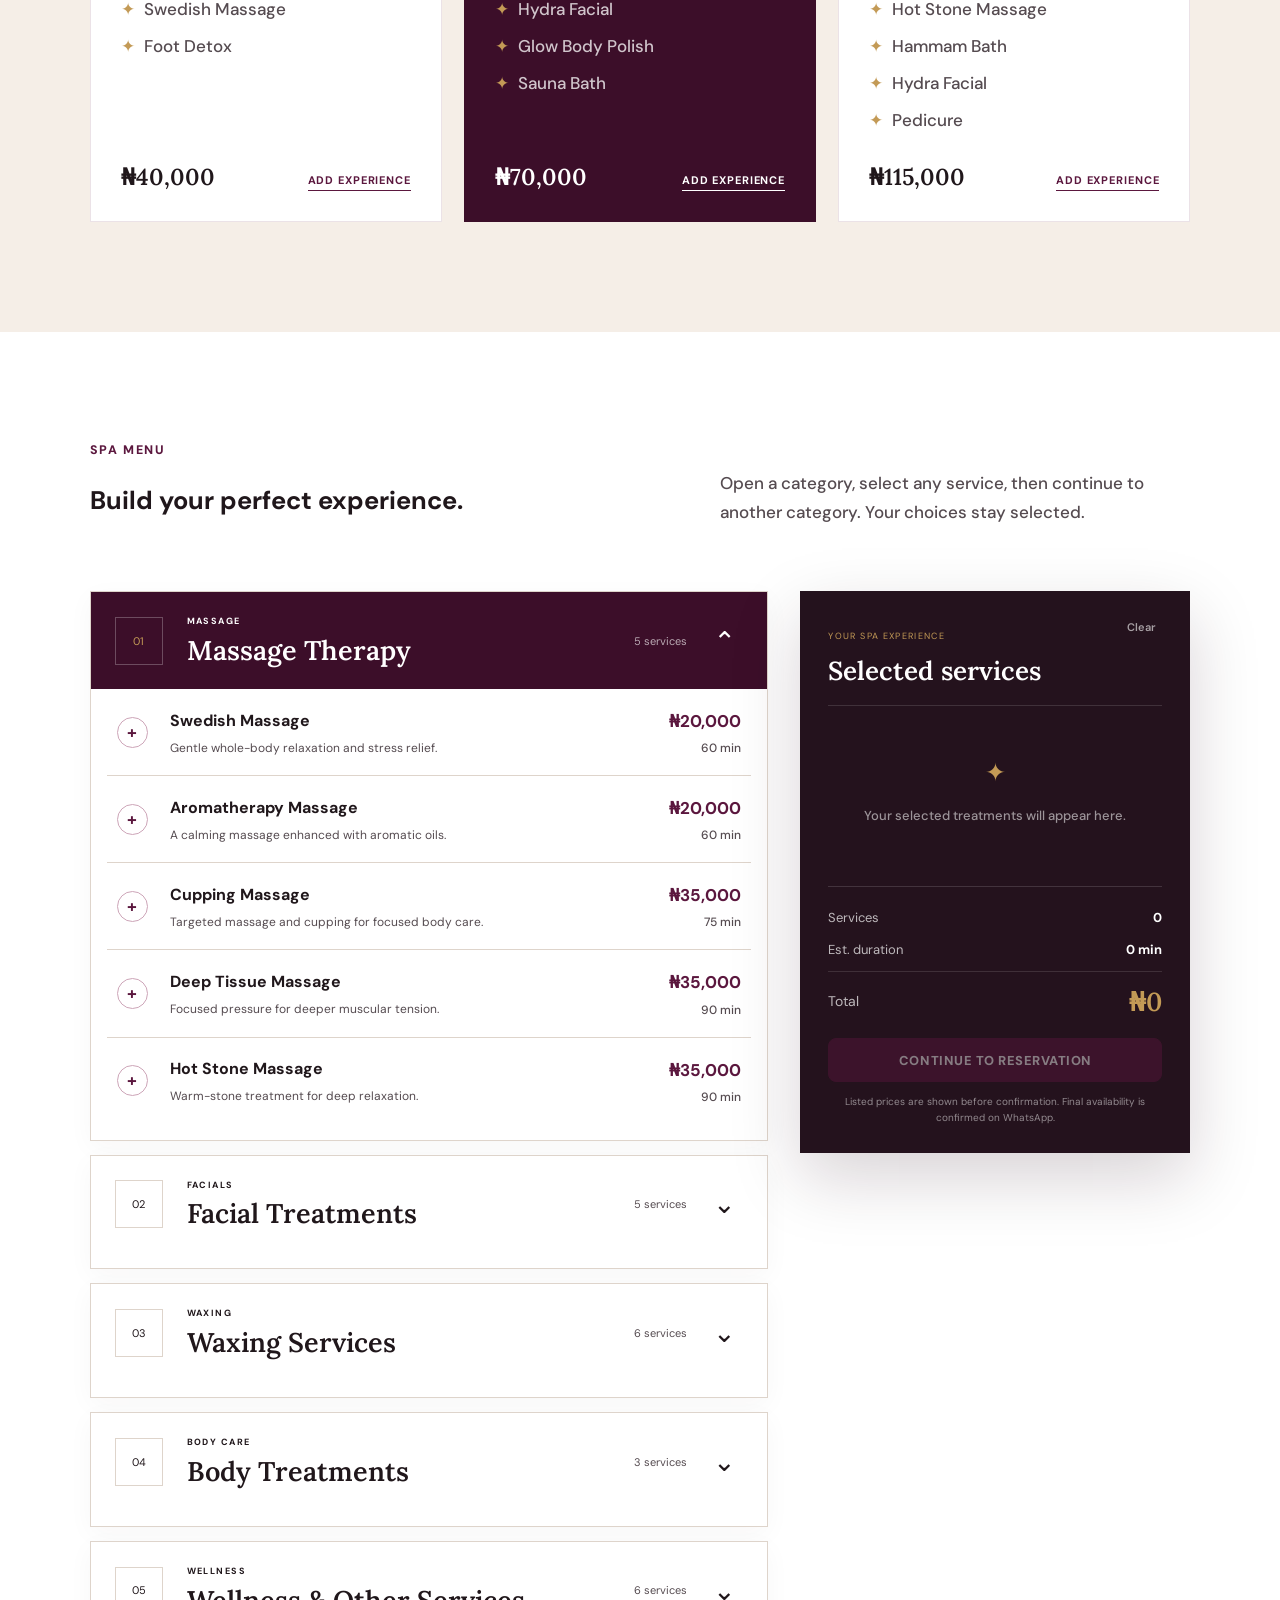
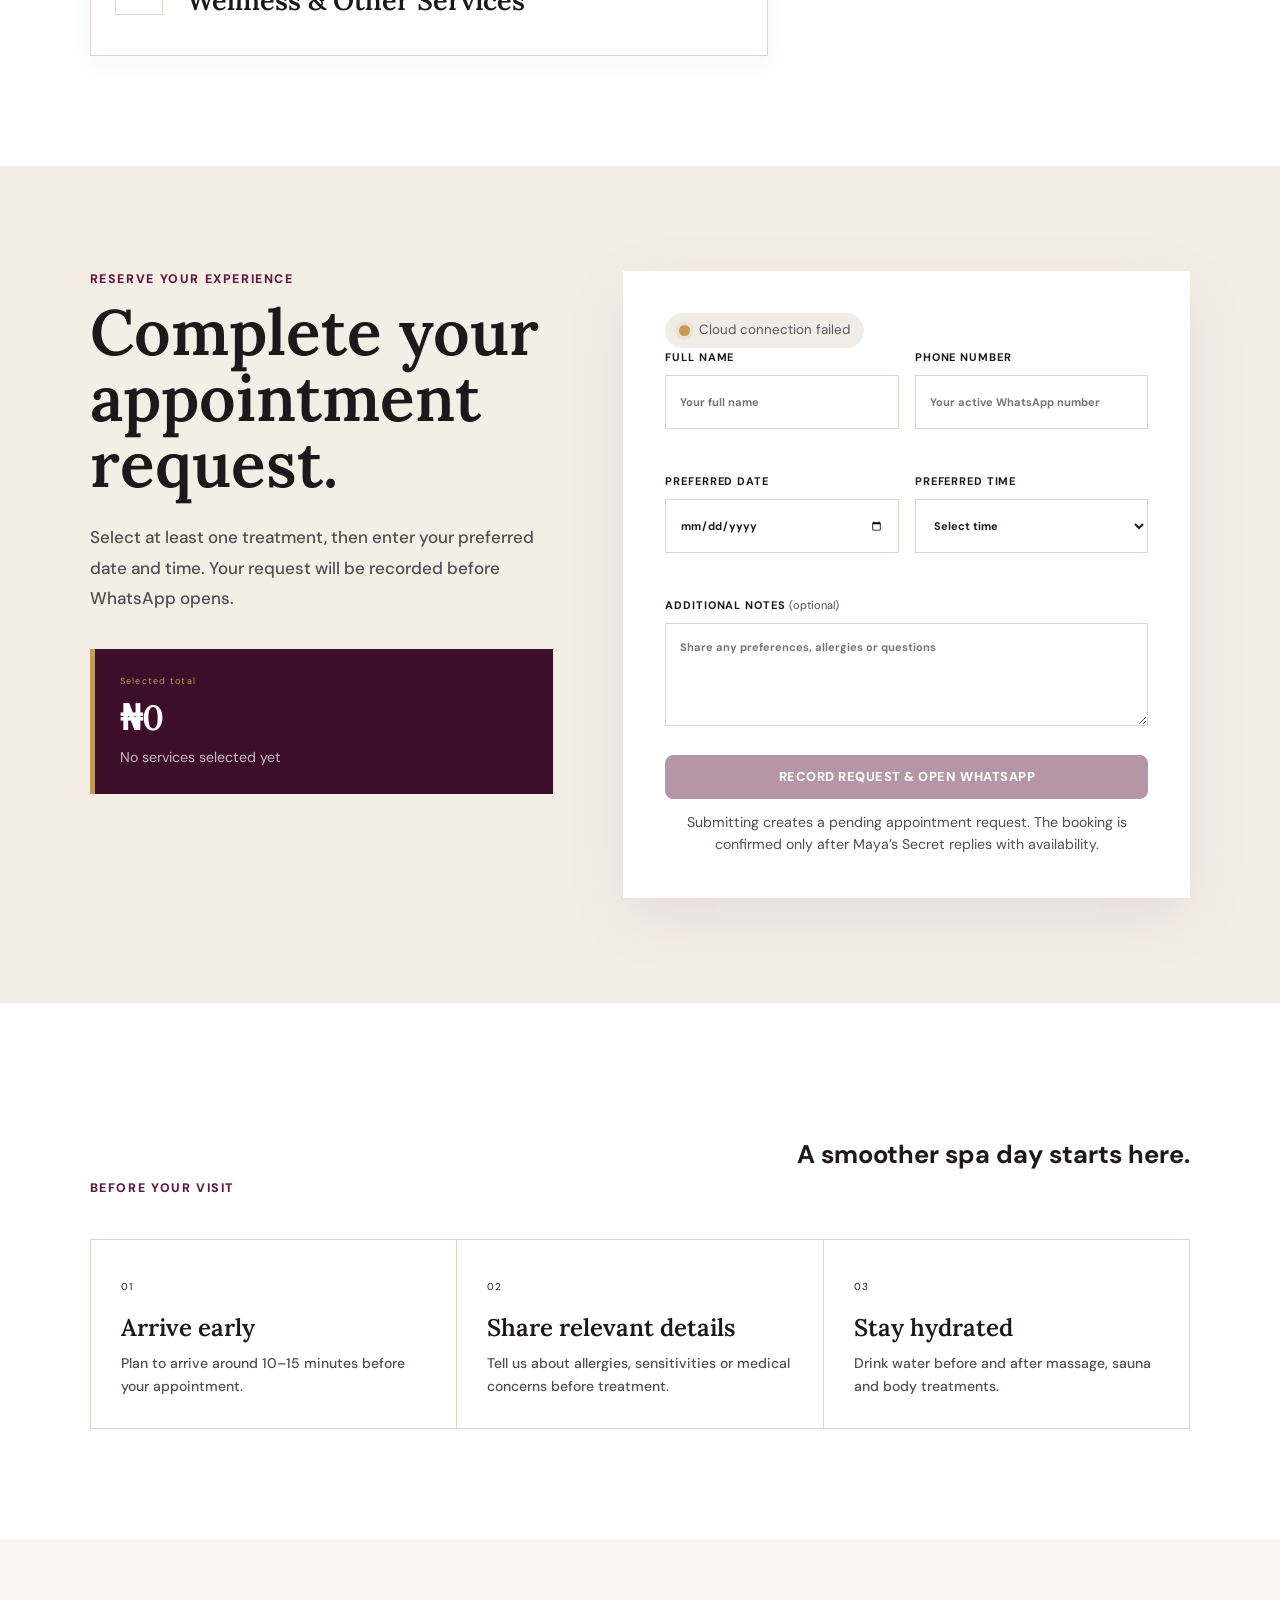
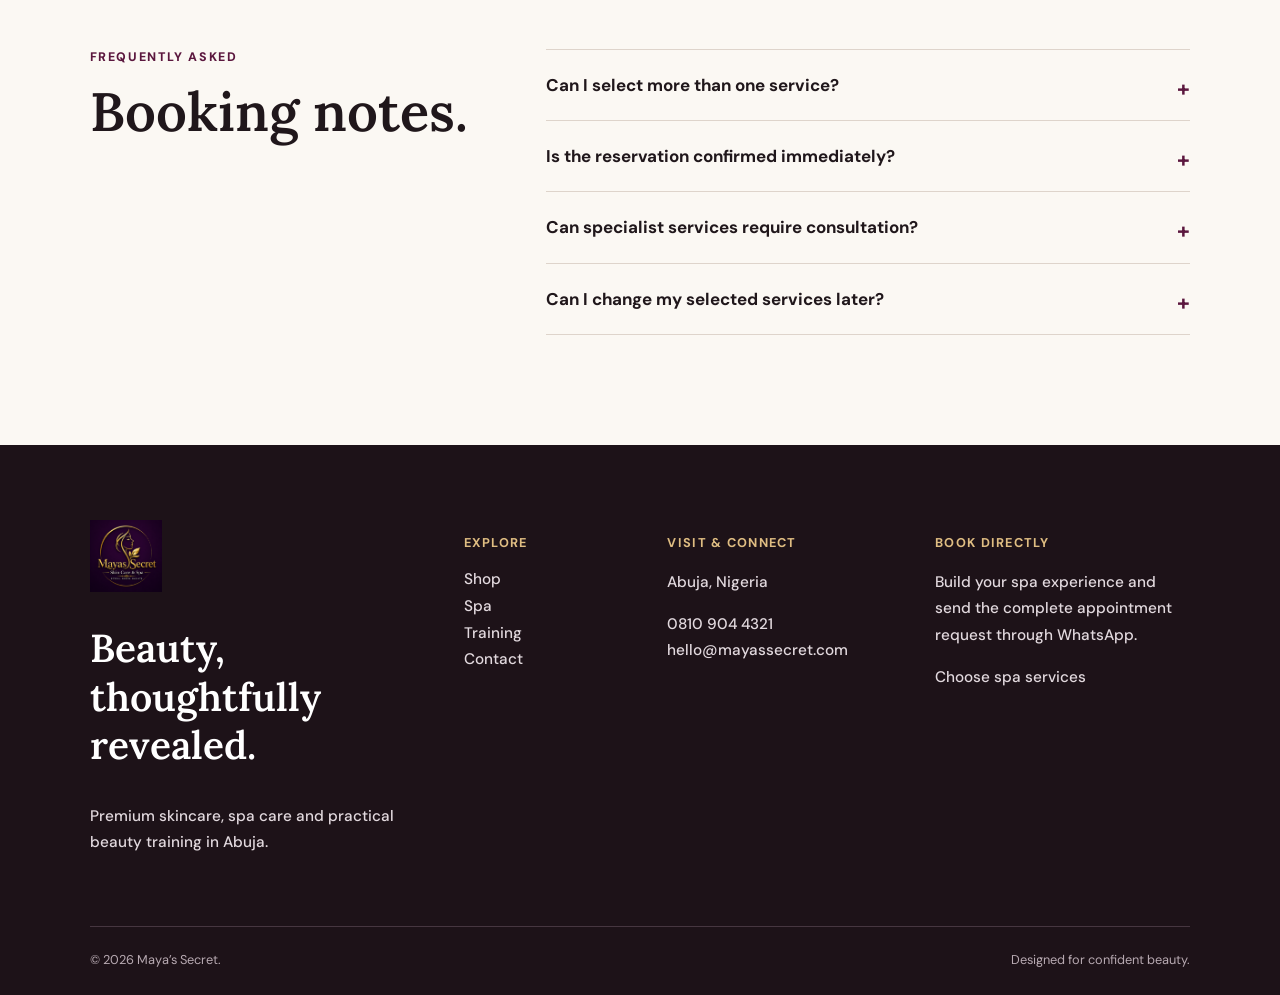
<file: spa.html>
<!doctype html>
<html lang="en" data-app="maya-secret-business-os" data-version="7.0.0">
<head>
  <meta charset="utf-8">
  <meta name="viewport" content="width=device-width, initial-scale=1, viewport-fit=cover">
  <meta name="description" content="Build and reserve a personalised massage, facial, waxing, body or wellness experience at Maya's Secret Spa in Abuja.">
  <meta name="theme-color" content="#5b173e">
  <meta name="color-scheme" content="light">
  <title>Luxury Spa Experiences | Maya's Secret</title>

  <link rel="preconnect" href="https://fonts.googleapis.com">
  <link rel="preconnect" href="https://fonts.gstatic.com" crossorigin>
  <link href="https://fonts.googleapis.com/css2?family=DM+Sans:wght@400;500;600;700&family=Lora:wght@500;600;700&display=swap" rel="stylesheet">

  <link rel="stylesheet" href="css/styles.css?v=7.0.0">
  <link rel="stylesheet" href="css/core-framework.css?v=7.0.0">
  <link rel="stylesheet" href="css/launch-v6.css?v=7.0.0">
</head>

<body data-page="spa">
  <a class="skip-link" href="#main-content">Skip to main content</a>

  <div class="announce" role="status">
    <span>Appointments are confirmed directly on WhatsApp</span>
    <span aria-hidden="true">·</span>
    <a href="tel:+2348109044321" data-setting-link="phone">
      Call <span data-setting="phone">0810 904 4321</span>
    </a>
  </div>

  <header class="header" data-site-header>
    <a class="logo" href="index.html" aria-label="Maya's Secret home">
      <img src="assets/mayas-logo.png" alt="Maya's Secret logo">
      <span>
        <b>Maya’s Secret</b>
        <small>Skin Care &amp; Spa</small>
      </span>
    </a>

    <button
      class="menu"
      type="button"
      aria-label="Open navigation"
      aria-controls="primary-navigation"
      aria-expanded="false"
      data-menu-toggle
    >
      <i></i>
      <i></i>
    </button>

    <nav id="primary-navigation" aria-label="Primary navigation" data-navigation>
      <a href="index.html">Home</a>
      <a href="shop.html">Shop</a>
      <a href="spa.html" aria-current="page">Spa</a>
      <a href="training.html">Training</a>
      <a href="contact.html">Contact</a>
    </nav>

    <div class="tools">
      <span
        class="cloud-indicator"
        data-cloud-indicator
        data-state="checking"
        title="Cloud connection status"
      >
        <i aria-hidden="true"></i>
        <span class="cloud-indicator-label">Checking</span>
      </span>

      <button
        class="search-toggle"
        type="button"
        aria-label="Search products"
        data-search-toggle
      >
        <span aria-hidden="true">⌕</span>
      </button>

      <button
        class="bag-toggle"
        type="button"
        aria-label="Open shopping bag"
        aria-controls="shopping-cart"
        aria-expanded="false"
        data-cart-toggle
      >
        Bag <b class="bag-count" aria-label="0 items">0</b>
      </button>
    </div>
  </header>

  <main id="main-content" class="spa-page spa-v5-page">
    <section class="spa-v5-hero">
      <div class="spa-v5-hero-shade" aria-hidden="true"></div>

      <div class="spa-v5-hero-copy">
        <p class="eyebrow">MAYA'S SECRET SPA · ABUJA</p>
        <h1>Your time to<br><em>pause and renew.</em></h1>
        <p>
          Create a personalised spa experience by combining massage, facial, waxing,
          body and wellness services in one reservation.
        </p>

        <div class="actions">
          <a class="btn primary" href="#spa-menu">Build your experience</a>
          <a class="btn ghost spa-hero-ghost" href="#spa-booking">
            Reserve an appointment
          </a>
        </div>

        <div class="spa-v5-hero-proof" aria-label="Spa booking benefits">
          <span>Private appointments</span>
          <span>Clear pricing</span>
          <span>Multiple services</span>
        </div>
      </div>

      <div class="spa-v5-hero-card">
        <span class="spa-v5-card-kicker">A tailored ritual</span>
        <strong>Choose more than one service.</strong>
        <p>
          Your running total and estimated duration update instantly while you browse.
        </p>
        <a href="#spa-menu">Explore the spa menu <span aria-hidden="true">→</span></a>
      </div>
    </section>

    <section class="spa-v5-trust" aria-label="Maya's Secret spa standards">
      <article>
        <span>01</span>
        <div>
          <h3>Professional care</h3>
          <p>Thoughtful service in a calm, hygienic environment.</p>
          <small class="secret-whisper">quiet details matter · <button type="button" data-copy-reward="SPA20" aria-label="Copy hidden reward code SPA20">SPA20</button></small>
        </div>
      </article>

      <article>
        <span>02</span>
        <div>
          <h3>Build your own ritual</h3>
          <p>Select treatments across several categories in one booking.</p>
        </div>
      </article>

      <article>
        <span>03</span>
        <div>
          <h3>Know the total</h3>
          <p>See the complete listed price before sending your request.</p>
        </div>
      </article>
    </section>

    <section class="section spa-v5-signatures" aria-labelledby="signature-experiences-title">
      <div class="section-top">
        <div>
          <p class="eyebrow">SIGNATURE EXPERIENCES</p>
          <h2 id="signature-experiences-title">Curated for effortless booking.</h2>
        </div>
        <p>Start with a ready-made ritual, then add or remove any service.</p>
      </div>

      <div class="spa-package-grid">
        <article class="spa-package-card">
          <div class="spa-package-number">01</div>
          <p>RELAX &amp; RESET</p>
          <h3>Quiet Renewal</h3>
          <ul>
            <li>Swedish Massage</li>
            <li>Foot Detox</li>
          </ul>
          <div class="spa-package-foot">
            <strong>₦40,000</strong>
            <button type="button" class="spa-package-add" data-package="quiet-renewal">
              Add experience
            </button>
          </div>
        </article>

        <article class="spa-package-card featured">
          <span class="spa-package-badge">Most loved</span>
          <div class="spa-package-number">02</div>
          <p>GLOW &amp; RESTORE</p>
          <h3>Radiance Ritual</h3>
          <ul>
            <li>Hydra Facial</li>
            <li>Glow Body Polish</li>
            <li>Sauna Bath</li>
          </ul>
          <div class="spa-package-foot">
            <strong>₦70,000</strong>
            <button type="button" class="spa-package-add" data-package="radiance-ritual">
              Add experience
            </button>
          </div>
        </article>

        <article class="spa-package-card">
          <div class="spa-package-number">03</div>
          <p>THE FULL ESCAPE</p>
          <h3>Maya Luxe</h3>
          <ul>
            <li>Hot Stone Massage</li>
            <li>Hammam Bath</li>
            <li>Hydra Facial</li>
            <li>Pedicure</li>
          </ul>
          <div class="spa-package-foot">
            <strong>₦115,000</strong>
            <button type="button" class="spa-package-add" data-package="maya-luxe">
              Add experience
            </button>
          </div>
        </article>
      </div>
    </section>

    <section
      class="section spa-v5-builder"
      id="spa-menu"
      data-cloud-resource="spa-services"
      aria-labelledby="spa-menu-title"
    >
      <div class="spa-v5-builder-head">
        <div>
          <p class="eyebrow">SPA MENU</p>
          <h2 id="spa-menu-title">Build your perfect experience.</h2>
        </div>
        <p>
          Open a category, select any service, then continue to another category.
          Your choices stay selected.
        </p>
      </div>

      <div class="spa-cloud-status" hidden data-spa-cloud-message role="status"></div>

      <div class="spa-v5-layout">
        <div class="spa-accordion" id="spaAccordion">
          <section class="spa-accordion-item open" data-category="Massage Therapy">
            <button
              class="spa-accordion-trigger"
              type="button"
              id="spa-trigger-massage"
              aria-expanded="true"
              aria-controls="spa-panel-massage"
            >
              <span class="spa-trigger-index">01</span>
              <span class="spa-trigger-copy">
                <small>MASSAGE</small>
                <b>Massage Therapy</b>
              </span>
              <span class="spa-trigger-meta">5 services</span>
              <span class="spa-trigger-icon" aria-hidden="true">⌄</span>
            </button>

            <div
              class="spa-accordion-panel"
              id="spa-panel-massage"
              role="region"
              aria-labelledby="spa-trigger-massage"
            >
              <div class="spa-service-options">
                <button class="spa-choice" type="button" aria-pressed="false" data-id="swedish-massage" data-name="Swedish Massage" data-category="Massage Therapy" data-price="20000" data-duration="60">
                  <span class="spa-choice-mark" aria-hidden="true">+</span>
                  <span><b>Swedish Massage</b><small>Gentle whole-body relaxation and stress relief.</small></span>
                  <span class="spa-choice-price">₦20,000<small>60 min</small></span>
                </button>

                <button class="spa-choice" type="button" aria-pressed="false" data-id="aromatherapy-massage" data-name="Aromatherapy Massage" data-category="Massage Therapy" data-price="20000" data-duration="60">
                  <span class="spa-choice-mark" aria-hidden="true">+</span>
                  <span><b>Aromatherapy Massage</b><small>A calming massage enhanced with aromatic oils.</small></span>
                  <span class="spa-choice-price">₦20,000<small>60 min</small></span>
                </button>

                <button class="spa-choice" type="button" aria-pressed="false" data-id="cupping-massage" data-name="Cupping Massage" data-category="Massage Therapy" data-price="35000" data-duration="75">
                  <span class="spa-choice-mark" aria-hidden="true">+</span>
                  <span><b>Cupping Massage</b><small>Targeted massage and cupping for focused body care.</small></span>
                  <span class="spa-choice-price">₦35,000<small>75 min</small></span>
                </button>

                <button class="spa-choice" type="button" aria-pressed="false" data-id="deep-tissue-massage" data-name="Deep Tissue Massage" data-category="Massage Therapy" data-price="35000" data-duration="90">
                  <span class="spa-choice-mark" aria-hidden="true">+</span>
                  <span><b>Deep Tissue Massage</b><small>Focused pressure for deeper muscular tension.</small></span>
                  <span class="spa-choice-price">₦35,000<small>90 min</small></span>
                </button>

                <button class="spa-choice" type="button" aria-pressed="false" data-id="hot-stone-massage" data-name="Hot Stone Massage" data-category="Massage Therapy" data-price="35000" data-duration="90">
                  <span class="spa-choice-mark" aria-hidden="true">+</span>
                  <span><b>Hot Stone Massage</b><small>Warm-stone treatment for deep relaxation.</small></span>
                  <span class="spa-choice-price">₦35,000<small>90 min</small></span>
                </button>
              </div>
            </div>
          </section>

          <section class="spa-accordion-item" data-category="Facial Treatments">
            <button
              class="spa-accordion-trigger"
              type="button"
              id="spa-trigger-facials"
              aria-expanded="false"
              aria-controls="spa-panel-facials"
            >
              <span class="spa-trigger-index">02</span>
              <span class="spa-trigger-copy"><small>FACIALS</small><b>Facial Treatments</b></span>
              <span class="spa-trigger-meta">5 services</span>
              <span class="spa-trigger-icon" aria-hidden="true">⌄</span>
            </button>

            <div
              class="spa-accordion-panel"
              id="spa-panel-facials"
              role="region"
              aria-labelledby="spa-trigger-facials"
            >
              <div class="spa-service-options">
                <button class="spa-choice" type="button" aria-pressed="false" data-id="bb-glow-facial" data-name="BB Glow Facial" data-category="Facial Treatments" data-price="35000" data-duration="75">
                  <span class="spa-choice-mark" aria-hidden="true">+</span>
                  <span><b>BB Glow Facial</b><small>A professional glow-focused facial session.</small></span>
                  <span class="spa-choice-price">₦35,000<small>75 min</small></span>
                </button>

                <button class="spa-choice" type="button" aria-pressed="false" data-id="dermaplaning-facial" data-name="Dermaplaning Facial" data-category="Facial Treatments" data-price="15000" data-duration="45">
                  <span class="spa-choice-mark" aria-hidden="true">+</span>
                  <span><b>Dermaplaning Facial</b><small>A professional exfoliating facial treatment.</small></span>
                  <span class="spa-choice-price">₦15,000<small>45 min</small></span>
                </button>

                <button class="spa-choice" type="button" aria-pressed="false" data-id="ayurvedic-facial" data-name="Ayurvedic Facial" data-category="Facial Treatments" data-price="30000" data-duration="60">
                  <span class="spa-choice-mark" aria-hidden="true">+</span>
                  <span><b>Ayurvedic Facial</b><small>A restorative facial inspired by Ayurvedic care.</small></span>
                  <span class="spa-choice-price">₦30,000<small>60 min</small></span>
                </button>

                <button class="spa-choice" type="button" aria-pressed="false" data-id="hydra-facial" data-name="Hydra Facial" data-category="Facial Treatments" data-price="20000" data-duration="60">
                  <span class="spa-choice-mark" aria-hidden="true">+</span>
                  <span><b>Hydra Facial</b><small>A hydration-focused cleansing facial.</small></span>
                  <span class="spa-choice-price">₦20,000<small>60 min</small></span>
                </button>

                <button class="spa-choice" type="button" aria-pressed="false" data-id="prp-facial" data-name="PRP Facial" data-category="Facial Treatments" data-price="50000" data-duration="90">
                  <span class="spa-choice-mark" aria-hidden="true">+</span>
                  <span><b>PRP Facial</b><small>Specialist facial service; consultation is required.</small></span>
                  <span class="spa-choice-price">₦50,000<small>90 min</small></span>
                </button>
              </div>
            </div>
          </section>

          <section class="spa-accordion-item" data-category="Waxing">
            <button
              class="spa-accordion-trigger"
              type="button"
              id="spa-trigger-waxing"
              aria-expanded="false"
              aria-controls="spa-panel-waxing"
            >
              <span class="spa-trigger-index">03</span>
              <span class="spa-trigger-copy"><small>WAXING</small><b>Waxing Services</b></span>
              <span class="spa-trigger-meta">6 services</span>
              <span class="spa-trigger-icon" aria-hidden="true">⌄</span>
            </button>

            <div
              class="spa-accordion-panel"
              id="spa-panel-waxing"
              role="region"
              aria-labelledby="spa-trigger-waxing"
            >
              <div class="spa-service-options">
                <button class="spa-choice" type="button" aria-pressed="false" data-id="brazilian-wax" data-name="Brazilian Wax" data-category="Waxing" data-price="20000" data-duration="45">
                  <span class="spa-choice-mark" aria-hidden="true">+</span>
                  <span><b>Brazilian Wax</b><small>Professional Brazilian waxing service.</small></span>
                  <span class="spa-choice-price">₦20,000<small>45 min</small></span>
                </button>

                <button class="spa-choice" type="button" aria-pressed="false" data-id="bikini-wax" data-name="Bikini Wax" data-category="Waxing" data-price="15000" data-duration="30">
                  <span class="spa-choice-mark" aria-hidden="true">+</span>
                  <span><b>Bikini Wax</b><small>Professional bikini-line waxing service.</small></span>
                  <span class="spa-choice-price">₦15,000<small>30 min</small></span>
                </button>

                <button class="spa-choice" type="button" aria-pressed="false" data-id="underarm-wax" data-name="Underarm Wax" data-category="Waxing" data-price="10000" data-duration="20">
                  <span class="spa-choice-mark" aria-hidden="true">+</span>
                  <span><b>Underarm Wax</b><small>Clean and efficient underarm waxing.</small></span>
                  <span class="spa-choice-price">₦10,000<small>20 min</small></span>
                </button>

                <button class="spa-choice" type="button" aria-pressed="false" data-id="leg-wax" data-name="Leg Wax" data-category="Waxing" data-price="18000" data-duration="45">
                  <span class="spa-choice-mark" aria-hidden="true">+</span>
                  <span><b>Leg Wax</b><small>Smooth professional leg waxing.</small></span>
                  <span class="spa-choice-price">₦18,000<small>45 min</small></span>
                </button>

                <button class="spa-choice" type="button" aria-pressed="false" data-id="chin-wax" data-name="Chin Wax" data-category="Waxing" data-price="10000" data-duration="15">
                  <span class="spa-choice-mark" aria-hidden="true">+</span>
                  <span><b>Chin Wax</b><small>Precise facial waxing for the chin area.</small></span>
                  <span class="spa-choice-price">₦10,000<small>15 min</small></span>
                </button>

                <button class="spa-choice" type="button" aria-pressed="false" data-id="full-body-wax" data-name="Full Body Wax" data-category="Waxing" data-price="50000" data-duration="120">
                  <span class="spa-choice-mark" aria-hidden="true">+</span>
                  <span><b>Full Body Wax</b><small>A complete professional waxing service.</small></span>
                  <span class="spa-choice-price">₦50,000<small>120 min</small></span>
                </button>
              </div>
            </div>
          </section>

          <section class="spa-accordion-item" data-category="Body Treatments">
            <button
              class="spa-accordion-trigger"
              type="button"
              id="spa-trigger-body"
              aria-expanded="false"
              aria-controls="spa-panel-body"
            >
              <span class="spa-trigger-index">04</span>
              <span class="spa-trigger-copy"><small>BODY CARE</small><b>Body Treatments</b></span>
              <span class="spa-trigger-meta">3 services</span>
              <span class="spa-trigger-icon" aria-hidden="true">⌄</span>
            </button>

            <div
              class="spa-accordion-panel"
              id="spa-panel-body"
              role="region"
              aria-labelledby="spa-trigger-body"
            >
              <div class="spa-service-options">
                <button class="spa-choice" type="button" aria-pressed="false" data-id="glow-body-polish" data-name="Glow Body Polish" data-category="Body Treatments" data-price="35000" data-duration="75">
                  <span class="spa-choice-mark" aria-hidden="true">+</span>
                  <span><b>Glow Body Polish</b><small>Exfoliating body care for smoother-looking skin.</small></span>
                  <span class="spa-choice-price">₦35,000<small>75 min</small></span>
                </button>

                <button class="spa-choice" type="button" aria-pressed="false" data-id="brightening-treatment" data-name="Brightening / Lightening Treatment" data-category="Body Treatments" data-price="40000" data-duration="90">
                  <span class="spa-choice-mark" aria-hidden="true">+</span>
                  <span><b>Brightening / Lightening</b><small>A professional tone-evening body treatment.</small></span>
                  <span class="spa-choice-price">₦40,000<small>90 min</small></span>
                </button>

                <button class="spa-choice" type="button" aria-pressed="false" data-id="hammam-bath" data-name="Hammam Bath" data-category="Body Treatments" data-price="50000" data-duration="90">
                  <span class="spa-choice-mark" aria-hidden="true">+</span>
                  <span><b>Hammam Bath</b><small>A cleansing and restorative traditional bath ritual.</small></span>
                  <span class="spa-choice-price">₦50,000<small>90 min</small></span>
                </button>
              </div>
            </div>
          </section>

          <section class="spa-accordion-item" data-category="Wellness & Other">
            <button
              class="spa-accordion-trigger"
              type="button"
              id="spa-trigger-wellness"
              aria-expanded="false"
              aria-controls="spa-panel-wellness"
            >
              <span class="spa-trigger-index">05</span>
              <span class="spa-trigger-copy"><small>WELLNESS</small><b>Wellness &amp; Other Services</b></span>
              <span class="spa-trigger-meta">6 services</span>
              <span class="spa-trigger-icon" aria-hidden="true">⌄</span>
            </button>

            <div
              class="spa-accordion-panel"
              id="spa-panel-wellness"
              role="region"
              aria-labelledby="spa-trigger-wellness"
            >
              <div class="spa-service-options">
                <button class="spa-choice" type="button" aria-pressed="false" data-id="foot-detox" data-name="Foot Detox" data-category="Wellness & Other" data-price="20000" data-duration="45">
                  <span class="spa-choice-mark" aria-hidden="true">+</span>
                  <span><b>Foot Detox</b><small>A relaxing foot-care wellness session.</small></span>
                  <span class="spa-choice-price">₦20,000<small>45 min</small></span>
                </button>

                <button class="spa-choice" type="button" aria-pressed="false" data-id="pedicure" data-name="Pedicure" data-category="Wellness & Other" data-price="10000" data-duration="45">
                  <span class="spa-choice-mark" aria-hidden="true">+</span>
                  <span><b>Pedicure</b><small>Essential grooming and foot care.</small></span>
                  <span class="spa-choice-price">₦10,000<small>45 min</small></span>
                </button>

                <button class="spa-choice" type="button" aria-pressed="false" data-id="tag-removal" data-name="Tag Removal" data-category="Wellness & Other" data-price="10000" data-duration="30">
                  <span class="spa-choice-mark" aria-hidden="true">+</span>
                  <span><b>Tag Removal</b><small>Specialist service; assessment may be required.</small></span>
                  <span class="spa-choice-price">₦10,000<small>30 min</small></span>
                </button>

                <button class="spa-choice" type="button" aria-pressed="false" data-id="stretch-marks-treatment" data-name="Stretch Marks Treatment" data-category="Wellness & Other" data-price="35000" data-duration="75">
                  <span class="spa-choice-mark" aria-hidden="true">+</span>
                  <span><b>Stretch Marks Treatment</b><small>Targeted professional body-care treatment.</small></span>
                  <span class="spa-choice-price">₦35,000<small>75 min</small></span>
                </button>

                <button class="spa-choice" type="button" aria-pressed="false" data-id="sauna-bath" data-name="Sauna Bath" data-category="Wellness & Other" data-price="15000" data-duration="30">
                  <span class="spa-choice-mark" aria-hidden="true">+</span>
                  <span><b>Sauna Bath</b><small>A warm relaxation and wellness session.</small></span>
                  <span class="spa-choice-price">₦15,000<small>30 min</small></span>
                </button>

                <button class="spa-choice" type="button" aria-pressed="false" data-id="o-shot" data-name="O-Shot" data-category="Wellness & Other" data-price="50000" data-duration="60">
                  <span class="spa-choice-mark" aria-hidden="true">+</span>
                  <span><b>O-Shot</b><small>Specialist service; consultation is required before booking.</small></span>
                  <span class="spa-choice-price">₦50,000<small>60 min</small></span>
                </button>
              </div>
            </div>
          </section>
        </div>

        <aside class="spa-experience-card" aria-live="polite">
          <div class="spa-experience-head">
            <div>
              <small>YOUR SPA EXPERIENCE</small>
              <h3>Selected services</h3>
            </div>
            <button type="button" id="spaClearAll" class="spa-clear" data-spa-clear>
              Clear
            </button>
          </div>

          <div id="spaSelectedItems" class="spa-selected-items" data-spa-selected-items>
            <div class="spa-empty-selection">
              <span aria-hidden="true">✦</span>
              <p>Your selected treatments will appear here.</p>
            </div>
          </div>

          <div class="spa-experience-totals">
            <div>
              <span>Services</span>
              <strong id="spaServiceCount" data-spa-service-count>0</strong>
            </div>
            <div>
              <span>Est. duration</span>
              <strong id="spaDuration" data-spa-duration>0 min</strong>
            </div>
            <div class="spa-grand-total">
              <span>Total</span>
              <strong id="spaTotal" data-spa-total>₦0</strong>
            </div>
          </div>

          <a
            class="btn primary spa-summary-button disabled"
            id="spaSummaryButton"
            href="#spa-booking"
            aria-disabled="true"
            data-spa-summary-button
          >
            Continue to reservation
          </a>

          <small class="spa-summary-note">
            Listed prices are shown before confirmation. Final availability is confirmed
            on WhatsApp.
          </small>
        </aside>
      </div>
    </section>

    <section class="spa-v5-booking" id="spa-booking" aria-labelledby="spa-booking-title">
      <div class="spa-v5-booking-intro">
        <p class="eyebrow">RESERVE YOUR EXPERIENCE</p>
        <h2 id="spa-booking-title">Complete your appointment request.</h2>
        <p>
          Select at least one treatment, then enter your preferred date and time.
          Your request will be recorded before WhatsApp opens.
        </p>

        <div class="spa-booking-highlight">
          <span>Selected total</span>
          <strong id="spaBookingTotal" data-spa-booking-total>₦0</strong>
          <small id="spaBookingSummaryText" data-spa-booking-summary>
            No services selected yet
          </small>
        </div>
      </div>

      <form
        class="spa-v5-form"
        id="spaBookingForm"
        data-spa-booking-form
        data-booking-source="website"
        novalidate
      >
        <div class="spa-form-heading">
          <span
            class="cloud-indicator compact"
            data-cloud-indicator
            data-state="checking"
            title="Cloud booking connection"
          >
            <i aria-hidden="true"></i>
            <span class="cloud-indicator-label">Checking cloud</span>
          </span>
        </div>

        <div class="form-alert" role="alert" hidden data-spa-form-alert></div>

        <div class="spa-form-row">
          <label for="spaName">
            Full name
            <input
              id="spaName"
              name="name"
              type="text"
              autocomplete="name"
              required
              minlength="2"
              maxlength="120"
              placeholder="Your full name"
            >
            <small class="field-error" data-error-for="spaName"></small>
          </label>

          <label for="spaPhone">
            Phone number
            <input
              id="spaPhone"
              name="phone"
              type="tel"
              inputmode="tel"
              autocomplete="tel"
              required
              maxlength="30"
              placeholder="Your active WhatsApp number"
            >
            <small class="field-error" data-error-for="spaPhone"></small>
          </label>
        </div>

        <div class="spa-form-row">
          <label for="spaDate">
            Preferred date
            <input id="spaDate" name="date" type="date" required>
            <small class="field-error" data-error-for="spaDate"></small>
          </label>

          <label for="spaTime">
            Preferred time
            <select id="spaTime" name="time" required>
              <option value="">Select time</option>
              <option>9:00 AM</option>
              <option>10:00 AM</option>
              <option>11:00 AM</option>
              <option>12:00 PM</option>
              <option>1:00 PM</option>
              <option>2:00 PM</option>
              <option>3:00 PM</option>
              <option>4:00 PM</option>
              <option>5:00 PM</option>
            </select>
            <small class="field-error" data-error-for="spaTime"></small>
          </label>
        </div>

        <label for="spaNotes">
          Additional notes <span>(optional)</span>
          <textarea
            id="spaNotes"
            name="notes"
            rows="4"
            maxlength="750"
            placeholder="Share any preferences, allergies or questions"
          ></textarea>
        </label>

        <input type="hidden" name="currency" value="NGN">
        <input type="hidden" name="channel" value="WhatsApp">
        <input type="hidden" name="bookingStatus" value="Pending">
        <input type="hidden" name="paymentStatus" value="Unconfirmed">

        <button
          class="btn primary spa-submit"
          id="spaSubmit"
          type="submit"
          disabled
          data-spa-submit
        >
          <span data-submit-text>Record request &amp; open WhatsApp</span>
          <span class="button-spinner" aria-hidden="true" hidden data-submit-spinner></span>
        </button>

        <small class="spa-form-note">
          Submitting creates a pending appointment request. The booking is confirmed
          only after Maya’s Secret replies with availability.
        </small>
      </form>
    </section>

    <section
      class="spa-booking-success"
      hidden
      data-spa-booking-success
      aria-labelledby="spa-success-title"
      aria-live="polite"
    >
      <span class="spa-success-icon" aria-hidden="true">✓</span>
      <p class="eyebrow">REQUEST RECORDED</p>
      <h2 id="spa-success-title">Your appointment request is ready.</h2>
      <p>
        Booking reference:
        <strong data-spa-booking-reference>—</strong>
      </p>
      <button class="btn primary" type="button" data-spa-open-whatsapp>
        Open WhatsApp
      </button>
      <a class="text-link" href="#spa-menu">Adjust services →</a>
    </section>

    <section class="section spa-v5-visit">
      <div>
        <p class="eyebrow">BEFORE YOUR VISIT</p>
        <h2>A smoother spa day starts here.</h2>
      </div>

      <div class="spa-visit-grid">
        <article>
          <span>01</span>
          <h3>Arrive early</h3>
          <p>Plan to arrive around 10–15 minutes before your appointment.</p>
        </article>

        <article>
          <span>02</span>
          <h3>Share relevant details</h3>
          <p>Tell us about allergies, sensitivities or medical concerns before treatment.</p>
        </article>

        <article>
          <span>03</span>
          <h3>Stay hydrated</h3>
          <p>Drink water before and after massage, sauna and body treatments.</p>
        </article>
      </div>
    </section>

    <section class="section spa-faq spa-v5-faq">
      <div>
        <p class="eyebrow">FREQUENTLY ASKED</p>
        <h2>Booking notes.</h2>
      </div>

      <div class="spa-faq-list">
        <details>
          <summary>Can I select more than one service?</summary>
          <p>
            Yes. Choose as many services as you need across the different categories.
            Your total price and estimated duration update automatically.
          </p>
        </details>

        <details>
          <summary>Is the reservation confirmed immediately?</summary>
          <p>
            No. The WhatsApp message is an appointment request. Your slot is confirmed
            when Maya’s Secret replies.
          </p>
        </details>

        <details>
          <summary>Can specialist services require consultation?</summary>
          <p>
            Yes. PRP Facial, O-Shot, tag removal and certain targeted treatments may
            require an assessment before confirmation.
          </p>
        </details>

        <details>
          <summary>Can I change my selected services later?</summary>
          <p>
            Yes. Discuss any changes with Maya’s Secret on WhatsApp before your
            appointment is confirmed.
          </p>
        </details>
      </div>
    </section>
  
</main>

  <footer class="footer">
    <div class="footer-brand">
      <img src="assets/mayas-logo.png" alt="" width="72" height="72" loading="lazy">
      <h2>Beauty, thoughtfully revealed.</h2>
      <p>Premium skincare, spa care and practical beauty training in Abuja.</p>
    </div>

    <div>
      <h3>Explore</h3>
      <a href="shop.html">Shop</a>
      <a href="spa.html">Spa</a>
      <a href="training.html">Training</a>
      <a href="contact.html">Contact</a>
    </div>

    <div>
      <h3>Visit &amp; connect</h3>
      <p data-setting="location">Abuja, Nigeria</p>
      <a href="tel:+2348109044321" data-setting-link="phone">
        <span data-setting="phone">0810 904 4321</span>
      </a>
      <a href="mailto:hello@mayassecret.com" data-setting-link="email">
        <span data-setting="email">hello@mayassecret.com</span>
      </a>
    </div>

    <div>
      <h3>Book directly</h3>
      <p>
        Build your spa experience and send the complete appointment request through
        WhatsApp.
      </p>
      <a href="#spa-menu">Choose spa services</a>
    </div>

    <div class="footer-bottom">
      <span>© <span data-current-year>2026</span> Maya’s Secret.</span>
      <span>Designed for confident beauty.</span>
    </div>
  </footer>

  <div class="overlay" data-overlay hidden></div>

  <aside
    id="shopping-cart"
    class="cart"
    aria-hidden="true"
    aria-labelledby="cart-title"
    inert
    data-cart
  >
    <div class="cart-head">
      <h2 id="cart-title">Your bag</h2>
      <button
        class="cart-close"
        type="button"
        aria-label="Close shopping bag"
        data-cart-close
      >
        ×
      </button>
    </div>

    <div class="cart-lines" data-cart-lines></div>

    <div class="cart-empty" data-cart-empty>
      <p>Your bag is waiting.</p>
      <a href="shop.html">Explore the collection</a>
    </div>

    <div class="cart-foot">
      <div>
        <span>Estimated total</span>
        <strong class="cart-total">₦0</strong>
      </div>

      <button class="checkout" type="button" data-checkout>
        Proceed to checkout
      </button>

      <small>
        Review your order and delivery details before sending it to Maya’s Secret.
      </small>
    </div>
  </aside>

  <button
    class="floating-bag"
    type="button"
    aria-label="Open shopping bag"
    aria-controls="shopping-cart"
    data-cart-toggle
  >
    <span class="floating-bag-icon" aria-hidden="true">🛍</span>
    <b class="bag-count" aria-label="0 items">0</b>
  </button>

  <a
    class="spa-floating-reserve"
    id="spaFloatingReserve"
    href="#spa-booking"
    aria-label="Reserve selected spa services"
    data-spa-floating-reserve
  >
    <span id="spaFloatingCount" data-spa-floating-count>0</span>
    <b>Reserve</b>
    <strong id="spaFloatingTotal" data-spa-floating-total>₦0</strong>
  </a>

  <div class="toast-region" aria-live="polite" aria-atomic="true" data-toast-region></div>

  <div class="global-loader" aria-hidden="true" data-global-loader>
    <span class="spinner"></span>
    <p data-loader-message>Loading…</p>
  </div>

  <!-- Sprint 1: shared application framework -->
  <script defer src="js/core/config.js?v=7.0.0"></script>
  <script defer src="js/core/utils.js?v=7.0.0"></script>
  <script defer src="js/core/ui.js?v=7.0.0"></script>
  <script defer src="js/core/auth.js?v=7.0.0"></script>
  <script defer src="js/core/api.js?v=7.0.0"></script>
  <script defer src="js/core/framework.js?v=7.0.0"></script>

  <!-- Sprint 2: Business Cloud compatibility entry point -->
  <script defer src="js/cloud.js?v=7.0.0"></script>

  <!-- Existing catalogue, cart and spa layers -->
  <script defer src="js/catalog.js?v=7.0.0"></script>
  <script defer src="js/app.js?v=7.0.0"></script>
  <script defer src="js/spa.js?v=7.0.0"></script>
  <script defer src="js/launch-v6.js?v=7.0.0"></script>
</body>
</html>
</file>
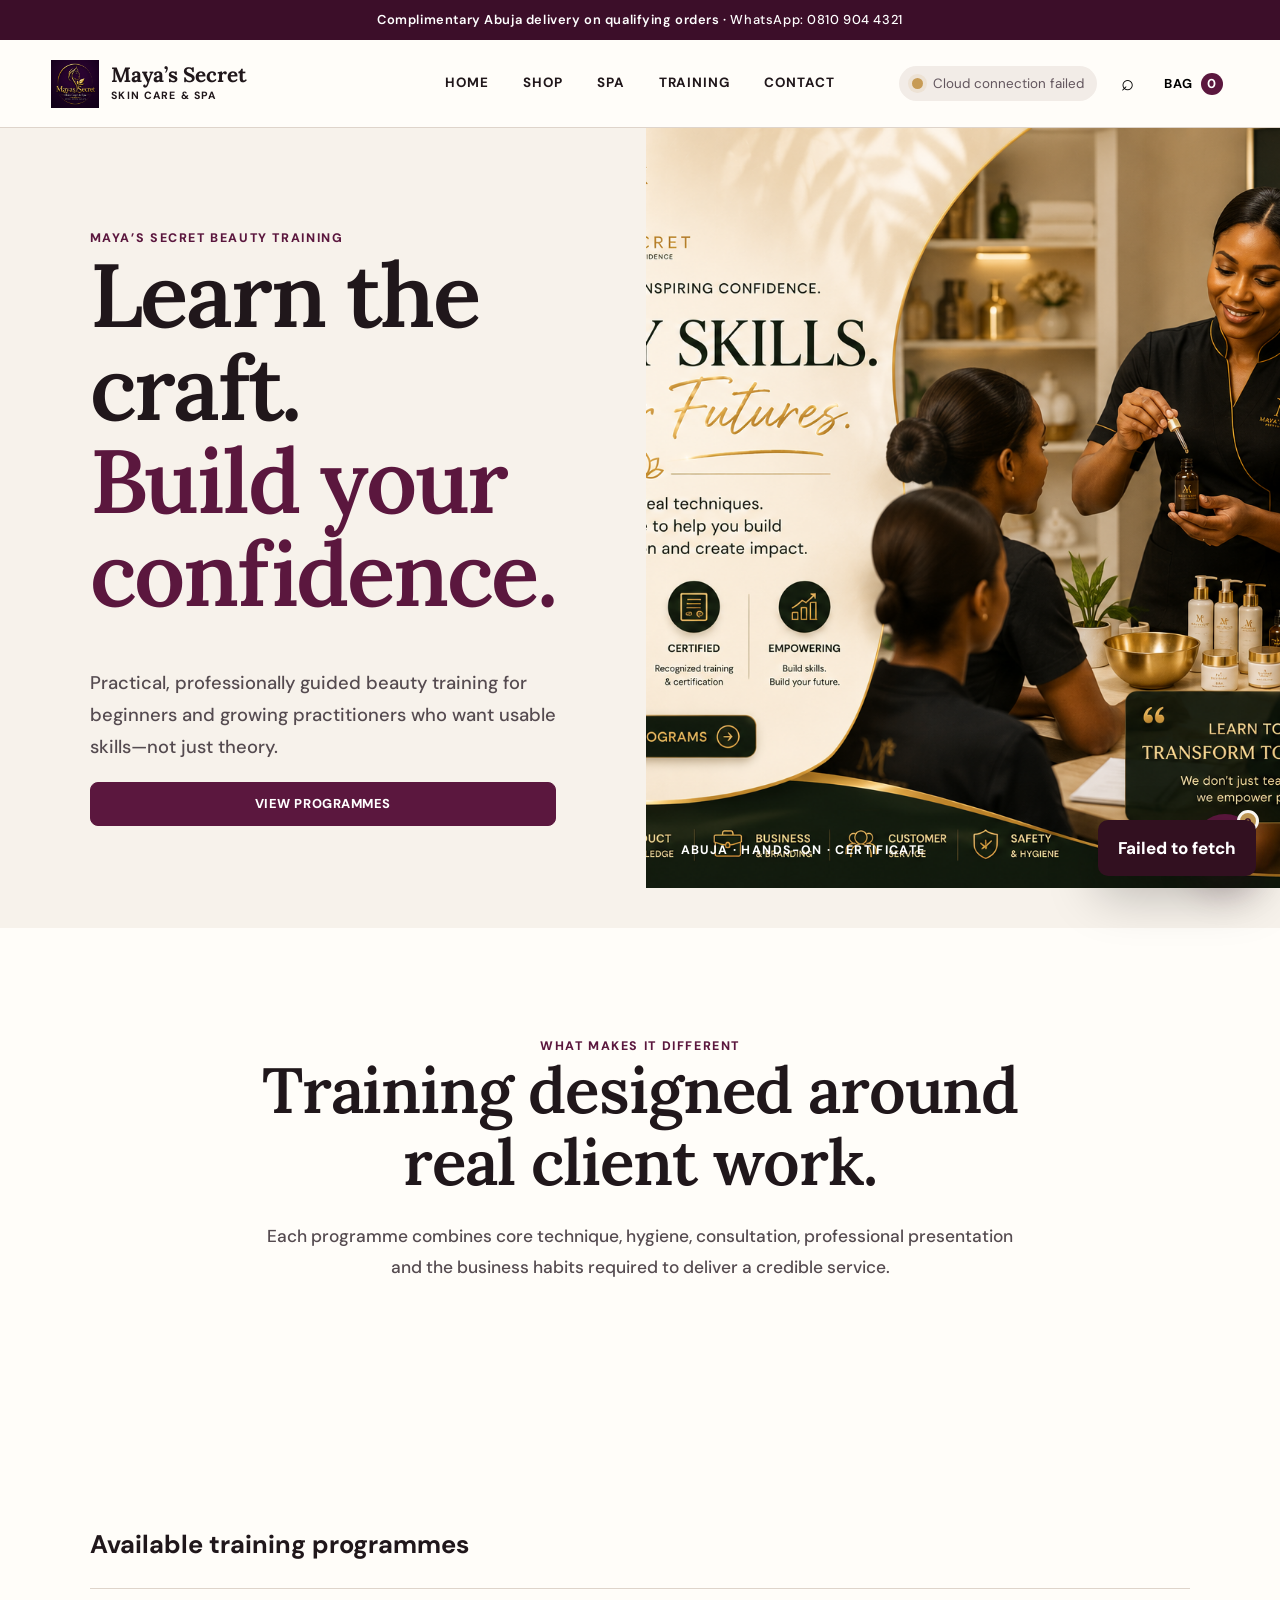
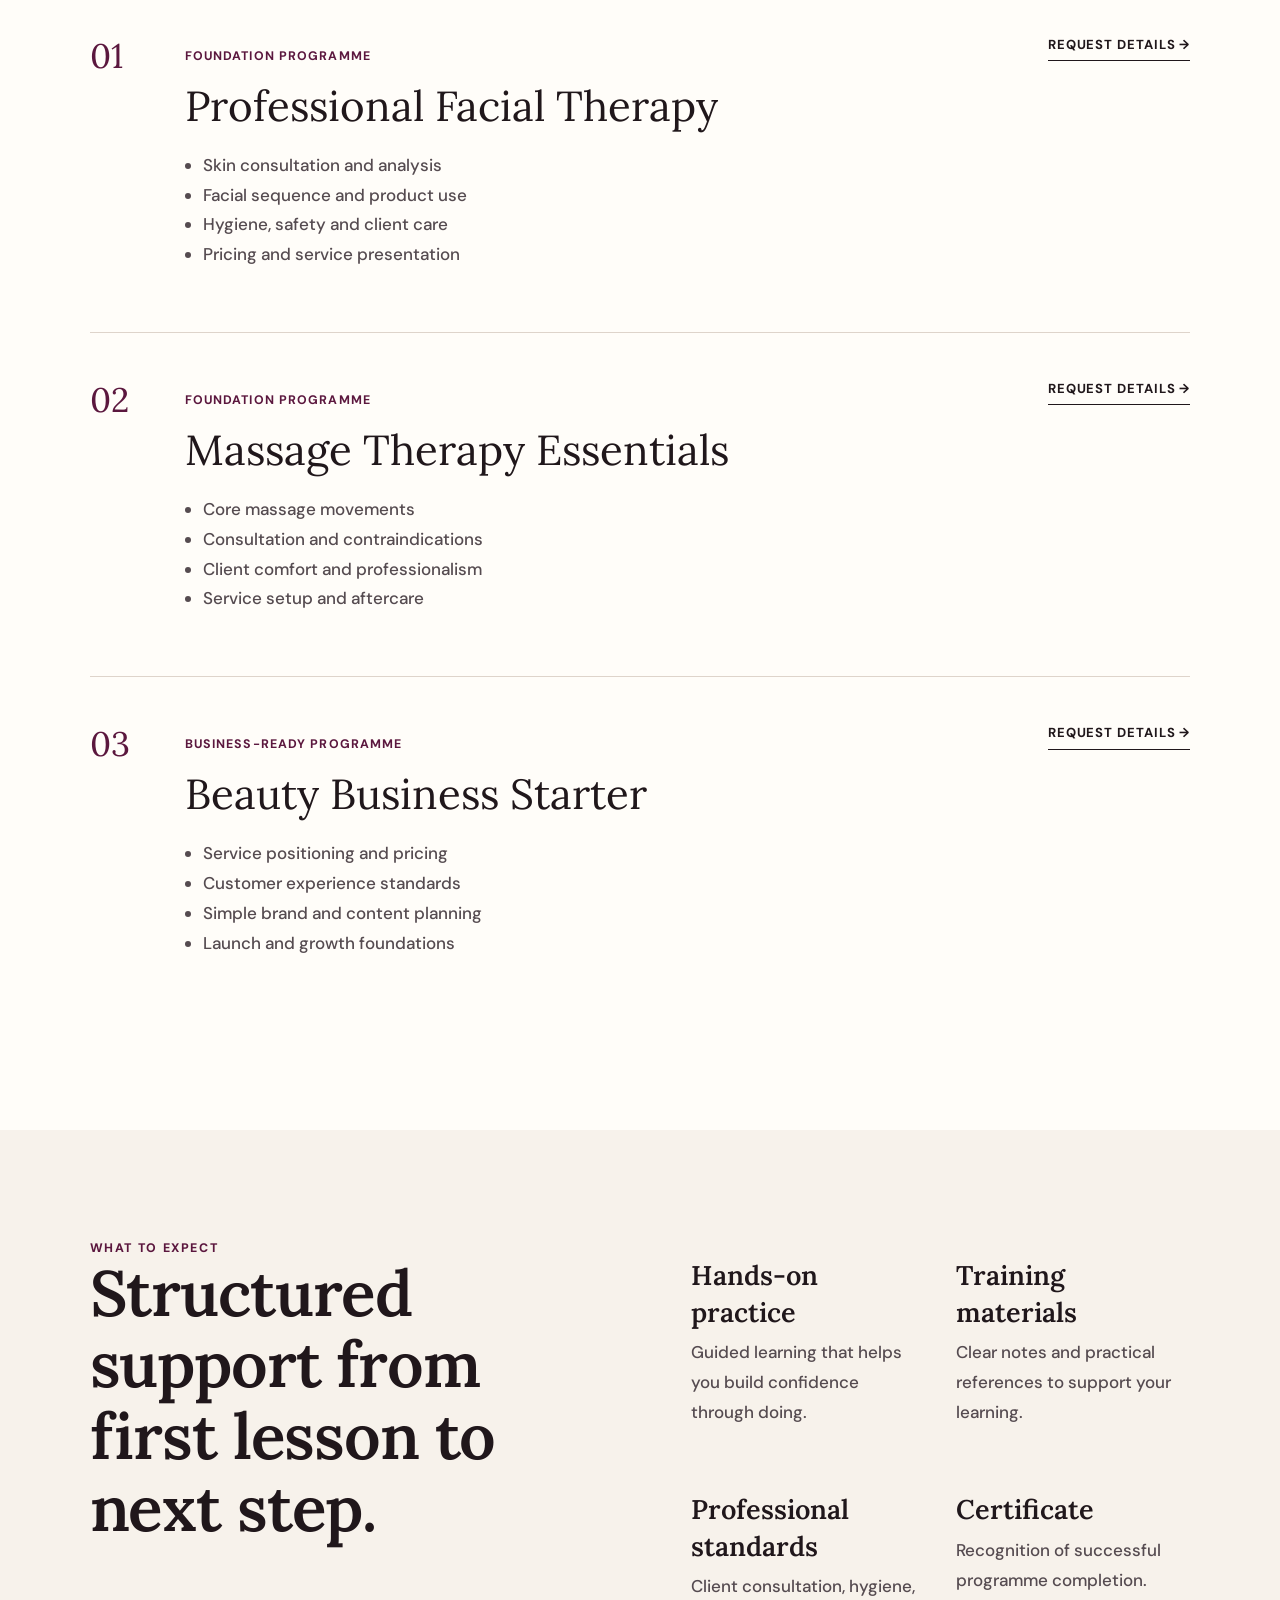
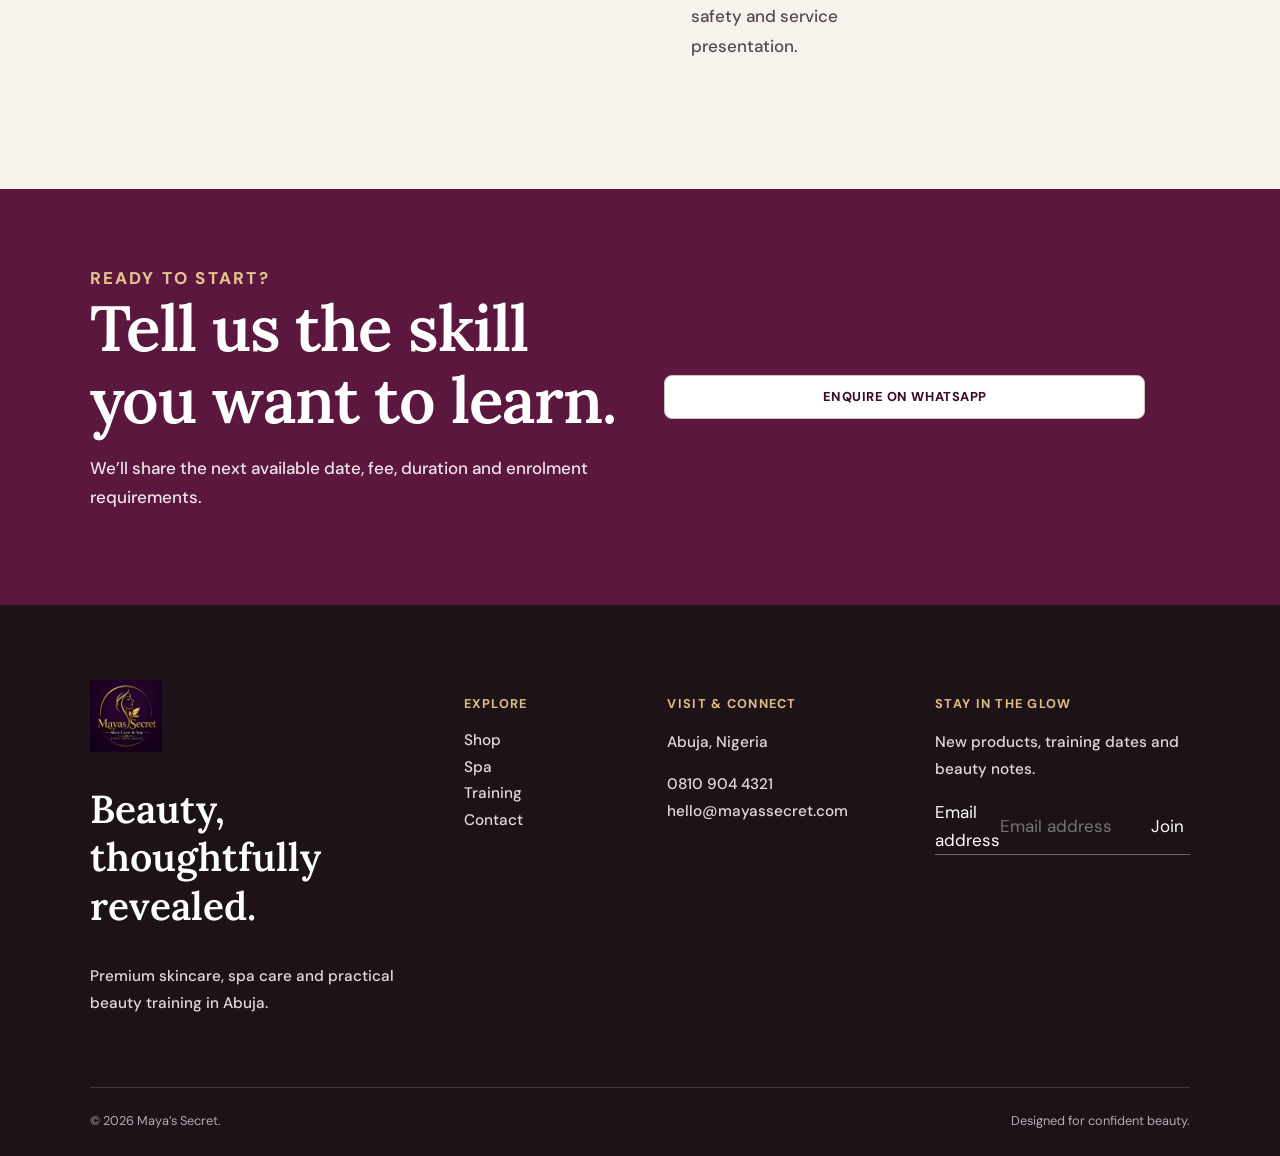
<file: training.html>
<!doctype html>
<html lang="en" data-app="maya-secret-business-os" data-version="7.0.0">
<head>
  <meta charset="utf-8">
  <meta name="viewport" content="width=device-width, initial-scale=1, viewport-fit=cover">
  <meta name="description" content="Practical facial, massage and beauty business training in Abuja.">
  <meta name="theme-color" content="#5b173e">
  <meta name="color-scheme" content="light">
  <title>Beauty Training | Maya's Secret</title>

  <link rel="preconnect" href="https://fonts.googleapis.com">
  <link rel="preconnect" href="https://fonts.gstatic.com" crossorigin>
  <link href="https://fonts.googleapis.com/css2?family=DM+Sans:wght@400;500;600;700&family=Lora:wght@500;600;700&display=swap" rel="stylesheet">

  <link rel="stylesheet" href="css/styles.css?v=7.0.0">
  <link rel="stylesheet" href="css/core-framework.css?v=7.0.0">
</head>

<body data-page="training">
  <a class="skip-link" href="#main-content">Skip to main content</a>

  <div class="announce" role="status">
    <span data-setting="announcement">Complimentary Abuja delivery on qualifying orders</span>
    <span aria-hidden="true">·</span>
    <a href="https://wa.me/2348109044321" data-setting-link="whatsapp">
      WhatsApp: <span data-setting="phone">0810 904 4321</span>
    </a>
  </div>

  <header class="header" data-site-header>
    <a class="logo" href="index.html" aria-label="Maya's Secret home">
      <img src="assets/mayas-logo.png" alt="Maya's Secret logo">
      <span>
        <b>Maya’s Secret</b>
        <small>Skin Care &amp; Spa</small>
      </span>
    </a>

    <button
      class="menu"
      type="button"
      aria-label="Open navigation"
      aria-controls="primary-navigation"
      aria-expanded="false"
      data-menu-toggle
    >
      <i></i>
      <i></i>
    </button>

    <nav id="primary-navigation" aria-label="Primary navigation" data-navigation>
      <a href="index.html">Home</a>
      <a href="shop.html">Shop</a>
      <a href="spa.html">Spa</a>
      <a href="training.html" aria-current="page">Training</a>
      <a href="contact.html">Contact</a>
    </nav>

    <div class="tools">
      <span
        class="cloud-indicator"
        data-cloud-indicator
        data-state="checking"
        title="Cloud connection status"
      >
        <i aria-hidden="true"></i>
        <span class="cloud-indicator-label">Checking</span>
      </span>

      <button
        class="search-toggle"
        type="button"
        aria-label="Search products"
        data-search-toggle
      >
        <span aria-hidden="true">⌕</span>
      </button>

      <button
        class="bag-toggle"
        type="button"
        aria-label="Open shopping bag"
        aria-controls="shopping-cart"
        aria-expanded="false"
        data-cart-toggle
      >
        Bag <b class="bag-count" aria-label="0 items">0</b>
      </button>
    </div>
  </header>

  <main id="main-content">
    <section class="training-hero">
      <div>
        <p class="eyebrow">MAYA’S SECRET BEAUTY TRAINING</p>
        <h1>Learn the craft.<br><em>Build your confidence.</em></h1>
        <p>
          Practical, professionally guided beauty training for beginners and growing
          practitioners who want usable skills—not just theory.
        </p>
        <a class="btn primary" href="#programmes">View programmes</a>
      </div>

      <div class="training-visual">
        <span>ABUJA · HANDS-ON · CERTIFICATE</span>
        <img
          src="assets/training-hero.png"
          alt="Hands-on professional beauty training at Maya's Secret"
          width="1000"
          height="1100"
          fetchpriority="high"
        >
      </div>
    </section>

    <section class="section intro">
      <p class="eyebrow">WHAT MAKES IT DIFFERENT</p>
      <h2>Training designed around real client work.</h2>
      <p>
        Each programme combines core technique, hygiene, consultation, professional
        presentation and the business habits required to deliver a credible service.
      </p>
    </section>

    <section
      class="section programmes"
      id="programmes"
      aria-labelledby="training-programmes-title"
      data-cloud-resource="training-programmes"
    >
      <div class="sr-only">
        <h2 id="training-programmes-title">Available training programmes</h2>
      </div>

      <article data-training-program="facial-therapy">
        <span>01</span>

        <div>
          <p>FOUNDATION PROGRAMME</p>
          <h2>Professional Facial Therapy</h2>
          <ul>
            <li>Skin consultation and analysis</li>
            <li>Facial sequence and product use</li>
            <li>Hygiene, safety and client care</li>
            <li>Pricing and service presentation</li>
          </ul>
        </div>

        <a
          href="https://wa.me/2348109044321?text=Hello%20Maya%27s%20Secret%2C%20I%20am%20interested%20in%20Facial%20Therapy%20training."
          target="_blank"
          rel="noopener"
          data-training-enquiry
          data-program-id="facial-therapy"
          data-program-name="Professional Facial Therapy"
        >
          Request details →
        </a>
      </article>

      <article data-training-program="massage-therapy">
        <span>02</span>

        <div>
          <p>FOUNDATION PROGRAMME</p>
          <h2>Massage Therapy Essentials</h2>
          <ul>
            <li>Core massage movements</li>
            <li>Consultation and contraindications</li>
            <li>Client comfort and professionalism</li>
            <li>Service setup and aftercare</li>
          </ul>
        </div>

        <a
          href="https://wa.me/2348109044321?text=Hello%20Maya%27s%20Secret%2C%20I%20am%20interested%20in%20Massage%20Therapy%20training."
          target="_blank"
          rel="noopener"
          data-training-enquiry
          data-program-id="massage-therapy"
          data-program-name="Massage Therapy Essentials"
        >
          Request details →
        </a>
      </article>

      <article data-training-program="beauty-business">
        <span>03</span>

        <div>
          <p>BUSINESS-READY PROGRAMME</p>
          <h2>Beauty Business Starter</h2>
          <ul>
            <li>Service positioning and pricing</li>
            <li>Customer experience standards</li>
            <li>Simple brand and content planning</li>
            <li>Launch and growth foundations</li>
          </ul>
        </div>

        <a
          href="https://wa.me/2348109044321?text=Hello%20Maya%27s%20Secret%2C%20I%20am%20interested%20in%20Beauty%20Business%20training."
          target="_blank"
          rel="noopener"
          data-training-enquiry
          data-program-id="beauty-business"
          data-program-name="Beauty Business Starter"
        >
          Request details →
        </a>
      </article>
    </section>

    <section class="section included">
      <div>
        <p class="eyebrow">WHAT TO EXPECT</p>
        <h2>Structured support from first lesson to next step.</h2>
      </div>

      <div class="included-grid">
        <p>
          <b>Hands-on practice</b>
          Guided learning that helps you build confidence through doing.
        </p>

        <p>
          <b>Training materials</b>
          Clear notes and practical references to support your learning.
        </p>

        <p>
          <b>Professional standards</b>
          Client consultation, hygiene, safety and service presentation.
        </p>

        <p>
          <b>Certificate</b>
          Recognition of successful programme completion.
        </p>
      </div>
    </section>

    <section class="enrol" aria-labelledby="training-enrol-title">
      <div>
        <p class="eyebrow">READY TO START?</p>
        <h2 id="training-enrol-title">Tell us the skill you want to learn.</h2>
        <p>
          We’ll share the next available date, fee, duration and enrolment requirements.
        </p>
      </div>

      <a
        class="btn light"
        href="https://wa.me/2348109044321?text=Hello%20Maya%27s%20Secret%2C%20please%20send%20me%20your%20next%20training%20dates%20and%20fees."
        target="_blank"
        rel="noopener"
        data-training-enquiry
        data-program-id="general-training-enquiry"
        data-program-name="General Training Enquiry"
      >
        Enquire on WhatsApp
      </a>
    </section>

    <section
      class="training-enquiry-status"
      hidden
      data-training-enquiry-status
      aria-live="polite"
    >
      <span aria-hidden="true">✓</span>
      <p>
        Your training enquiry has been recorded. WhatsApp is opening now.
      </p>
    </section>
  </main>

  <footer class="footer">
    <div class="footer-brand">
      <img src="assets/mayas-logo.png" alt="" width="72" height="72" loading="lazy">
      <h2>Beauty, thoughtfully revealed.</h2>
      <p>Premium skincare, spa care and practical beauty training in Abuja.</p>
    </div>

    <div>
      <h3>Explore</h3>
      <a href="shop.html">Shop</a>
      <a href="spa.html">Spa</a>
      <a href="training.html">Training</a>
      <a href="contact.html">Contact</a>
    </div>

    <div>
      <h3>Visit &amp; connect</h3>
      <p data-setting="location">Abuja, Nigeria</p>
      <a href="tel:+2348109044321" data-setting-link="phone">
        <span data-setting="phone">0810 904 4321</span>
      </a>
      <a href="mailto:hello@mayassecret.com" data-setting-link="email">
        <span data-setting="email">hello@mayassecret.com</span>
      </a>
    </div>

    <div>
      <h3>Stay in the glow</h3>
      <p>New products, training dates and beauty notes.</p>

      <form class="newsletter" data-newsletter-form novalidate>
        <label class="sr-only" for="newsletter-email">Email address</label>
        <input
          id="newsletter-email"
          name="email"
          type="email"
          inputmode="email"
          autocomplete="email"
          placeholder="Email address"
          required
        >
        <button type="submit">Join</button>
      </form>
    </div>

    <div class="footer-bottom">
      <span>© <span data-current-year>2026</span> Maya’s Secret.</span>
      <span>Designed for confident beauty.</span>
    </div>
  </footer>

  <div class="overlay" data-overlay hidden></div>

  <aside
    id="shopping-cart"
    class="cart"
    aria-hidden="true"
    aria-labelledby="cart-title"
    inert
    data-cart
  >
    <div class="cart-head">
      <h2 id="cart-title">Your bag</h2>
      <button
        class="cart-close"
        type="button"
        aria-label="Close shopping bag"
        data-cart-close
      >
        ×
      </button>
    </div>

    <div class="cart-lines" data-cart-lines></div>

    <div class="cart-empty" data-cart-empty>
      <p>Your bag is waiting.</p>
      <a href="shop.html">Explore the collection</a>
    </div>

    <div class="cart-foot">
      <div>
        <span>Estimated total</span>
        <strong class="cart-total">₦0</strong>
      </div>

      <button class="checkout" type="button" data-checkout>
        Proceed to checkout
      </button>

      <small>
        Availability and delivery are confirmed before payment.
      </small>
    </div>
  </aside>

  <button
    class="floating-bag"
    type="button"
    aria-label="Open shopping bag"
    aria-controls="shopping-cart"
    data-cart-toggle
  >
    <span class="floating-bag-icon" aria-hidden="true">🛍</span>
    <b class="bag-count" aria-label="0 items">0</b>
  </button>

  <div class="toast-region" aria-live="polite" aria-atomic="true" data-toast-region></div>

  <div class="global-loader" aria-hidden="true" data-global-loader>
    <span class="spinner"></span>
    <p data-loader-message>Loading…</p>
  </div>

  <!-- Sprint 1: shared application framework -->
  <script defer src="js/core/config.js?v=7.0.0"></script>
  <script defer src="js/core/utils.js?v=7.0.0"></script>
  <script defer src="js/core/ui.js?v=7.0.0"></script>
  <script defer src="js/core/auth.js?v=7.0.0"></script>
  <script defer src="js/core/api.js?v=7.0.0"></script>
  <script defer src="js/core/framework.js?v=7.0.0"></script>

  <!-- Sprint 2: Business Cloud compatibility entry point -->
  <script defer src="js/cloud.js?v=7.0.0"></script>

  <!-- Existing catalogue and cart layers -->
  <script defer src="js/catalog.js?v=7.0.0"></script>
  <script defer src="js/app.js?v=7.0.0"></script>
</body>
</html>
</file>
<file: css/styles.css>
:root{--wine:#5b173e;--wine2:#3c0e29;--ink:#20171b;--cream:#f7f2eb;--paper:#fffdf9;--gold:#c39a56;--line:#ded4cb;--muted:#554b50}*{box-sizing:border-box}html{scroll-behavior:smooth}body{margin:0;background:var(--paper);color:var(--ink);font-family:'DM Sans',sans-serif}a{color:inherit;text-decoration:none}img{max-width:100%;display:block}button,input,select,textarea{font:inherit}.announce{background:var(--wine2);color:#fff;text-align:center;padding:9px 16px;font-size:12px;letter-spacing:.08em}.header{height:88px;display:grid;grid-template-columns:1fr auto 1fr;align-items:center;padding:0 4vw;border-bottom:1px solid var(--line);position:sticky;top:0;background:rgba(255,253,249,.96);backdrop-filter:blur(14px);z-index:30}.logo{display:flex;align-items:center;gap:12px}.logo img{width:48px;height:48px;object-fit:contain}.logo span{display:flex;flex-direction:column}.logo b{font-family:'Lora',serif;font-size:21px}.logo small{font-size:9px;letter-spacing:.18em;text-transform:uppercase}.header nav{display:flex;gap:34px}.header nav a{font-size:13px;text-transform:uppercase;letter-spacing:.11em}.header nav a:hover{color:var(--wine)}.tools{justify-self:end;display:flex;align-items:center;gap:18px}.tools button,.menu{background:none;border:0;cursor:pointer}.bag-toggle{font-size:12px;text-transform:uppercase;letter-spacing:.12em}.bag-count{background:var(--wine);color:#fff;width:22px;height:22px;border-radius:50%;display:inline-grid;place-items:center;margin-left:4px}.search-toggle{font-size:22px}.menu{display:none}.hero{min-height:690px;display:grid;grid-template-columns:1.03fr .97fr;background:var(--cream)}.hero-copy{padding:9vw 7vw 7vw;display:flex;flex-direction:column;justify-content:center}.eyebrow{font-size:11px;letter-spacing:.22em;font-weight:700;color:var(--wine);margin:0 0 18px}.hero h1,.page-hero h1,.training-hero h1{font:400 clamp(56px,7vw,108px)/.95 'Lora',serif;margin:0 0 28px}.hero h1 em,.training-hero h1 em{color:var(--wine);font-style:normal}.hero-copy>p:not(.eyebrow){max-width:620px;font-size:18px;line-height:1.7;color:var(--muted)}.actions{display:flex;gap:14px;flex-wrap:wrap;margin-top:25px}.btn{display:inline-flex;align-items:center;justify-content:center;min-height:52px;padding:0 25px;border:1px solid transparent;text-transform:uppercase;letter-spacing:.11em;font-size:12px;font-weight:700;cursor:pointer}.btn.primary{background:var(--wine);color:#fff}.btn.primary:hover{background:var(--wine2)}.btn.ghost{border-color:var(--ink);background:transparent}.btn.dark{background:var(--ink);color:#fff}.btn.light{background:#fff;color:var(--wine2)}.hero-image{position:relative;overflow:hidden;min-height:650px}.hero-image img{width:100%;height:100%;object-fit:cover;filter:saturate(.85)}.hero-image:after{content:"";position:absolute;inset:0;background:linear-gradient(180deg,transparent 55%,rgba(32,23,27,.48))}.hero-image span,.training-visual span{position:absolute;left:35px;bottom:28px;color:#fff;z-index:2;text-transform:uppercase;letter-spacing:.18em;font-size:11px}.ticker{background:var(--wine);color:#fff;display:flex;gap:28px;align-items:center;justify-content:center;overflow:hidden;padding:17px;font-size:12px;letter-spacing:.16em;white-space:nowrap}.ticker i{color:var(--gold)}.section{padding:110px 7vw}.intro{text-align:center;max-width:1000px;margin:auto}.intro h2,.section-top h2,.split-copy h2,.training-preview h2,.included h2,.contact-form h2,.contact-cta h2,.consult h2,.enrol h2{font:400 clamp(38px,5vw,68px)/1.05 'Lora',serif;margin:0 0 22px}.intro>p:last-child{max-width:760px;margin:auto;color:var(--muted);font-size:17px;line-height:1.8}.section-top{display:flex;justify-content:space-between;align-items:end;gap:25px;margin-bottom:42px}.section-top h2{margin:0}.section-top>a,.text-link{font-size:12px;font-weight:700;text-transform:uppercase;letter-spacing:.12em;border-bottom:1px solid currentColor;padding-bottom:5px}.product-grid{display:grid;grid-template-columns:repeat(4,1fr);gap:24px}.product-card{position:relative}.product-art{aspect-ratio:4/5;background:linear-gradient(145deg,#eee7de,#d7c8bb);display:grid;place-items:center;position:relative;overflow:hidden}.product-art:before{content:"MS";font:400 54px 'Lora',serif;color:rgba(255,255,255,.38);position:absolute}.product-pack{width:34%;height:48%;border-radius:15px 15px 5px 5px;background:linear-gradient(180deg,#3d172a,#160811);box-shadow:0 25px 45px rgba(0,0,0,.2);display:grid;place-items:center;color:#fff;font:18px 'Lora',serif;z-index:2;position:relative}.tone-cream{background:linear-gradient(145deg,#f4eee5,#d9c7b1)}.tone-amber{background:linear-gradient(145deg,#e4c8a2,#ad7842)}.tone-plum{background:linear-gradient(145deg,#c5a8ba,#70415e)}.tone-sage{background:linear-gradient(145deg,#d9dfd3,#9ca98f)}.tone-rose{background:linear-gradient(145deg,#edd8da,#bd9298)}.tone-sand{background:linear-gradient(145deg,#e6d5c1,#b58d68)}.tone-wine{background:linear-gradient(145deg,#aa748c,#5b173e)}.tone-bronze{background:linear-gradient(145deg,#caa883,#7d5538)}.product-badge{position:absolute;top:14px;left:14px;background:rgba(255,255,255,.92);padding:8px 10px;font-size:9px;text-transform:uppercase;letter-spacing:.12em;z-index:3}.product-info{padding:17px 2px}.product-info p{font-size:10px;letter-spacing:.16em;text-transform:uppercase;color:var(--wine);margin:0 0 7px}.product-info h3{font:25px 'Lora',serif;margin:0 0 5px}.product-info small{color:var(--muted)}.product-info strong{display:block;margin-top:12px}.add-btn{width:100%;border:1px solid var(--ink);background:transparent;padding:13px;cursor:pointer;text-transform:uppercase;letter-spacing:.11em;font-size:11px}.add-btn:hover{background:var(--ink);color:#fff}.split{display:grid;grid-template-columns:1fr 1fr;background:var(--wine2);color:#fff}.split-image{min-height:620px}.split-image img{width:100%;height:100%;object-fit:cover}.split-copy{padding:8vw;display:flex;flex-direction:column;justify-content:center}.split-copy .eyebrow{color:#dfbd82}.split-copy p:not(.eyebrow){line-height:1.8;color:#e5dce1;max-width:560px}.training-preview{display:grid;grid-template-columns:1fr 1fr;gap:8vw;background:var(--cream)}.training-preview>div:first-child>p:not(.eyebrow){line-height:1.8;color:var(--muted)}.training-points article{border-top:1px solid var(--line);padding:24px 0;display:grid;grid-template-columns:45px 1fr;column-gap:15px}.training-points b{color:var(--wine)}.training-points h3{font:28px 'Lora',serif;margin:0}.training-points p{grid-column:2;margin:7px 0;color:var(--muted);line-height:1.6}.quote{text-align:center}.quote p{font:42px/1.35 'Lora',serif;max-width:900px;margin:0 auto 20px}.quote span{font-size:10px;letter-spacing:.2em;color:var(--wine)}.page-hero{text-align:center;padding:100px 7vw 75px;background:var(--cream)}.page-hero h1{margin-bottom:20px}.page-hero>p:last-child{max-width:650px;margin:auto;line-height:1.8;color:var(--muted)}.shop-toolbar{padding:25px 7vw;display:flex;justify-content:space-between;gap:20px;align-items:center;border-bottom:1px solid var(--line);position:sticky;top:88px;background:var(--paper);z-index:20}.filters{display:flex;gap:8px;flex-wrap:wrap}.filters button{border:1px solid var(--line);background:transparent;padding:10px 16px;cursor:pointer}.filters button.active{background:var(--wine);color:#fff;border-color:var(--wine)}.shop-actions{display:flex;gap:12px}.shop-actions label{font-size:0}.shop-actions input,.shop-actions select{height:42px;border:1px solid var(--line);background:#fff;padding:0 12px}.shop-section{padding-top:55px}.no-results{text-align:center}.consult,.contact-cta,.enrol{background:var(--wine);color:#fff;padding:75px 7vw;display:grid;grid-template-columns:1.1fr 1fr auto;align-items:center;gap:45px}.consult .eyebrow,.contact-cta .eyebrow,.enrol .eyebrow{color:#e3c38e}.consult h2,.contact-cta h2,.enrol h2{margin:0}.consult p,.contact-cta p,.enrol p{line-height:1.7;color:#eee4e9}.training-hero{display:grid;grid-template-columns:1fr 1fr;background:var(--cream);min-height:680px}.training-hero>div:first-child{padding:8vw 7vw;display:flex;flex-direction:column;justify-content:center}.training-hero>div:first-child>p:not(.eyebrow){color:var(--muted);font-size:17px;line-height:1.8}.training-visual{position:relative;overflow:hidden}.training-visual img{width:100%;height:100%;object-fit:cover}.programmes article{border-top:1px solid var(--line);padding:45px 0;display:grid;grid-template-columns:70px 1fr auto;gap:25px;align-items:start}.programmes article>span{font:34px 'Lora',serif;color:var(--wine)}.programmes article p{font-size:10px;letter-spacing:.15em;color:var(--wine)}.programmes article h2{font:42px 'Lora',serif;margin:6px 0 18px}.programmes ul{padding-left:18px;line-height:1.9;color:var(--muted)}.programmes a{text-transform:uppercase;letter-spacing:.1em;font-size:11px;border-bottom:1px solid;padding-bottom:5px}.included{background:var(--cream);display:grid;grid-template-columns:1fr 1fr;gap:8vw}.included-grid{display:grid;grid-template-columns:1fr 1fr;gap:30px}.included-grid p{line-height:1.7;color:var(--muted)}.included-grid b{display:block;color:var(--ink);font:27px 'Lora',serif;margin-bottom:8px}.contact-layout{display:grid;grid-template-columns:.9fr 1.1fr;gap:8vw}.contact-details article{border-top:1px solid var(--line);padding:28px 0;display:grid;grid-template-columns:55px 1fr}.contact-details span{color:var(--wine)}.contact-details p{font-size:10px;letter-spacing:.15em;color:var(--wine);margin:0 0 8px}.contact-details a,.contact-details strong{font:27px/1.4 'Lora',serif}.contact-form{background:var(--cream);padding:45px}.contact-form label,.product-form label{display:block;font-size:11px;letter-spacing:.1em;text-transform:uppercase;margin:18px 0}.contact-form input,.contact-form select,.contact-form textarea,.product-form input,.product-form select,.product-form textarea{width:100%;border:0;border-bottom:1px solid #b8aaa0;background:transparent;padding:12px 0;outline:none}.footer{background:#1d1218;color:#fff;padding:75px 7vw 25px;display:grid;grid-template-columns:1.5fr .7fr 1fr 1.2fr;gap:55px}.footer img{width:72px}.footer h2{font:39px 'Lora',serif}.footer h3{font-size:11px;letter-spacing:.16em;text-transform:uppercase;color:#dfbd82}.footer a,.footer p{display:block;color:#cfc4ca;line-height:1.8;font-size:14px}.newsletter{display:flex;border-bottom:1px solid #76656e}.newsletter input{background:none;border:0;color:#fff;padding:12px 0;width:100%}.newsletter button{background:none;border:0;color:#fff}.footer-bottom{grid-column:1/-1;border-top:1px solid #463640;padding-top:22px;display:flex;justify-content:space-between;color:#91838b;font-size:11px}.overlay{position:fixed;inset:0;background:rgba(20,8,14,.5);opacity:0;visibility:hidden;transition:.3s;z-index:49}.overlay.open{opacity:1;visibility:visible}.cart{position:fixed;right:0;top:0;width:min(460px,100%);height:100vh;background:var(--paper);z-index:50;transform:translateX(100%);transition:.35s;display:flex;flex-direction:column}.cart.open{transform:none}.cart-head{padding:28px;display:flex;justify-content:space-between;border-bottom:1px solid var(--line)}.cart-head h2{font:32px 'Lora',serif;margin:0}.cart-head button{border:0;background:none;font-size:30px;cursor:pointer}.cart-lines{padding:15px 28px;overflow:auto;flex:1}.cart-line{display:grid;grid-template-columns:70px 1fr auto;gap:14px;border-bottom:1px solid var(--line);padding:16px 0}.cart-thumb{width:70px;height:85px}.cart-line h3{font:20px 'Lora',serif;margin:4px 0}.cart-line p{margin:0;font-size:10px;color:var(--wine)}.qty{display:flex;gap:10px;align-items:center;margin-top:10px}.qty button{width:25px;height:25px}.remove{border:0;background:none;cursor:pointer}.cart-empty{text-align:center;padding:70px 25px}.cart-empty a{border-bottom:1px solid}.cart-foot{padding:25px;border-top:1px solid var(--line)}.cart-foot>div{display:flex;justify-content:space-between;margin-bottom:15px}.checkout{width:100%;background:var(--wine);color:#fff;border:0;padding:16px;cursor:pointer}.cart-foot small{display:block;text-align:center;color:var(--muted);margin-top:10px}.toast{position:fixed;bottom:25px;left:50%;transform:translate(-50%,20px);background:var(--ink);color:#fff;padding:12px 20px;opacity:0;z-index:70;transition:.25s}.toast.show{opacity:1;transform:translate(-50%,0)}.admin-body{background:var(--cream)}.admin-shell{min-height:100vh}.admin-login{max-width:540px;margin:auto;padding:10vh 30px;text-align:center}.admin-login img{width:95px;margin:0 auto 20px}.admin-login h1,.admin-panel h1{font:55px 'Lora',serif;margin:10px 0}.admin-login p{color:var(--muted);line-height:1.7}.admin-login form{display:grid;gap:12px;margin:30px 0}.admin-login input{padding:15px;border:1px solid var(--line)}.admin-login small{color:#a00}.admin-panel{padding:45px 6vw}.admin-panel>header{display:flex;justify-content:space-between;align-items:center}.admin-panel>header>div:last-child{display:flex;gap:15px}.admin-panel button{cursor:pointer}.admin-grid{display:grid;grid-template-columns:400px 1fr;gap:35px}.product-form,.admin-products{background:#fff;padding:30px}.product-form h2,.admin-products h2{font:32px 'Lora',serif;margin-top:0}.form-row{display:grid;grid-template-columns:1fr 1fr;gap:15px}.form-buttons{display:flex;gap:10px}.admin-products-head{display:flex;justify-content:space-between}.admin-item{display:grid;grid-template-columns:55px 1fr auto;gap:15px;padding:15px 0;border-top:1px solid var(--line);align-items:center}.admin-item h3{margin:0 0 4px}.admin-item p{margin:0;color:var(--muted);font-size:12px}.admin-item-actions{display:flex;gap:8px}.admin-item-actions button{padding:8px 10px;border:1px solid var(--line);background:#fff}.admin-item-actions .delete{color:#a00}@media(max-width:1000px){.header{grid-template-columns:1fr auto}.header nav{position:fixed;top:121px;left:0;right:0;background:var(--paper);padding:35px;display:none;flex-direction:column;border-bottom:1px solid var(--line)}.header nav.open{display:flex}.menu{display:block;justify-self:end}.menu i{display:block;width:22px;height:1px;background:var(--ink);margin:6px}.tools{display:none}.hero,.training-hero,.split,.training-preview,.included,.contact-layout{grid-template-columns:1fr}.hero-image{min-height:520px}.product-grid{grid-template-columns:repeat(2,1fr)}.consult,.contact-cta,.enrol{grid-template-columns:1fr}.footer{grid-template-columns:1fr 1fr}.admin-grid{grid-template-columns:1fr}.shop-toolbar{top:88px;align-items:flex-start;flex-direction:column}}@media(max-width:640px){.announce{font-size:9px}.header{height:74px}.logo img{width:38px}.logo b{font-size:18px}.hero{min-height:auto}.hero-copy{padding:85px 7vw}.hero h1,.page-hero h1,.training-hero h1{font-size:54px}.hero-image{min-height:420px}.ticker{justify-content:flex-start}.section{padding:75px 6vw}.product-grid{grid-template-columns:1fr 1fr;gap:12px}.product-info h3{font-size:20px}.section-top{align-items:start;flex-direction:column}.split-image{min-height:430px}.split-copy{padding:75px 7vw}.training-points article{grid-template-columns:35px 1fr}.quote p{font-size:31px}.shop-actions{width:100%;flex-direction:column}.shop-actions input,.shop-actions select{width:100%}.programmes article{grid-template-columns:40px 1fr}.programmes article>a{grid-column:2}.programmes article h2{font-size:32px}.included-grid{grid-template-columns:1fr}.contact-form{padding:28px}.footer{grid-template-columns:1fr}.footer-bottom{flex-direction:column;gap:8px}.admin-panel{padding:25px 15px}.admin-panel>header{align-items:flex-start;flex-direction:column}.admin-grid{gap:15px}.product-form,.admin-products{padding:20px}.form-row{grid-template-columns:1fr}.admin-item{grid-template-columns:45px 1fr}.admin-item-actions{grid-column:2}.search-toggle{display:none}}


/* Final public-site accessibility and premium readability refinement */
html{font-size:17px}
body{font-size:1rem;line-height:1.65;-webkit-font-smoothing:antialiased;text-rendering:optimizeLegibility}
p,li,a,button,input,select,textarea{font-weight:500}
:focus-visible{outline:3px solid #d3a85f;outline-offset:3px}
::selection{background:#ead8df;color:#2b0e20}

.announce{padding:11px 16px;font-size:.76rem;line-height:1.4;letter-spacing:.045em;font-weight:600}
.logo b{font-size:1.22rem;font-weight:700;line-height:1.15}
.logo small{font-size:.62rem;letter-spacing:.11em;font-weight:700}
.header nav a{font-size:.79rem;letter-spacing:.07em;font-weight:700}
.bag-toggle{font-size:.76rem;letter-spacing:.07em;font-weight:700}

.eyebrow{font-size:.76rem;line-height:1.5;letter-spacing:.12em;font-weight:700}
.hero h1,.page-hero h1,.training-hero h1{font-weight:600;line-height:1.04;letter-spacing:-.025em}
.hero-copy>p:not(.eyebrow),.training-hero>div:first-child>p:not(.eyebrow){font-size:1.08rem;line-height:1.75;color:var(--muted)}
.intro h2,.section-top h2,.split-copy h2,.training-preview h2,.included h2,.contact-form h2,.contact-cta h2,.consult h2,.enrol h2{font-weight:600;line-height:1.12;letter-spacing:-.018em}
.intro>p:last-child,.page-hero>p:last-child{font-size:1.02rem;line-height:1.8;color:var(--muted)}

.btn{min-height:54px;padding:0 26px;font-size:.79rem;letter-spacing:.07em;font-weight:700;border-radius:2px}
.section-top>a,.text-link,.programmes a{font-size:.77rem;letter-spacing:.07em;font-weight:700}
.ticker{font-size:.76rem;letter-spacing:.09em;font-weight:700}
.hero-image span,.training-visual span{font-size:.73rem;letter-spacing:.11em;font-weight:700}

.product-info p{font-size:.72rem;letter-spacing:.09em;font-weight:700}
.product-info h3{font-size:1.32rem;line-height:1.3;font-weight:600}
.product-info small{font-size:.9rem;line-height:1.5;color:var(--muted)}
.product-info strong{font-size:1rem}
.add-btn{padding:14px;font-size:.75rem;letter-spacing:.07em;font-weight:700}
.product-badge{font-size:.67rem;letter-spacing:.07em;font-weight:700}

.split-copy p:not(.eyebrow),.training-preview>div:first-child>p:not(.eyebrow),.training-points p,.consult p,.contact-cta p,.enrol p,.included-grid p,.programmes ul{font-size:1rem;line-height:1.75}
.training-points h3,.included-grid b,.contact-details a,.contact-details strong{font-weight:600;line-height:1.35}
.quote p{font-weight:600;line-height:1.45}
.quote span,.programmes article p,.contact-details p,.contact-form label,.product-form label{font-size:.73rem;letter-spacing:.09em;font-weight:700}

.filters button,.shop-actions input,.shop-actions select{font-size:.9rem;min-height:46px}
.filters button{font-weight:700}
.contact-form input,.contact-form select,.contact-form textarea,.product-form input,.product-form select,.product-form textarea{font-size:1rem;line-height:1.5;padding:14px 0;color:var(--ink)}
.contact-form input::placeholder,.contact-form textarea::placeholder,.product-form input::placeholder,.product-form textarea::placeholder{color:#766b70;opacity:1}

.footer h2{font-weight:600;line-height:1.25}
.footer h3{font-size:.75rem;letter-spacing:.1em}
.footer a,.footer p{font-size:.9rem;line-height:1.75;color:#e2d9de}
.footer-bottom{font-size:.75rem;color:#b8aab2}
.cart-head h2,.cart-line h3,.admin-login h1,.admin-panel h1,.product-form h2,.admin-products h2{font-weight:600}
.cart-line p,.admin-item p{font-size:.78rem}
.checkout{min-height:52px;font-weight:700;font-size:.9rem}

@media(max-width:640px){
 html{font-size:16px}
 .announce{font-size:.69rem;padding:10px 12px}
 .header nav{top:106px}
 .hero h1,.page-hero h1,.training-hero h1{font-size:clamp(2.75rem,14vw,3.65rem);line-height:1.08}
 .hero-copy>p:not(.eyebrow),.training-hero>div:first-child>p:not(.eyebrow),.intro>p:last-child,.page-hero>p:last-child{font-size:1rem}
 .product-grid{grid-template-columns:1fr 1fr;gap:18px 12px}
 .product-info h3{font-size:1.08rem}
 .product-info small{font-size:.82rem}
 .add-btn{font-size:.7rem;padding:13px 8px}
 .quote p{font-size:1.85rem}
 .footer a,.footer p{font-size:.94rem}
}

@media(prefers-reduced-motion:reduce){
 html{scroll-behavior:auto}
 *,*::before,*::after{animation-duration:.01ms!important;animation-iteration-count:1!important;transition-duration:.01ms!important}
}

/* Premium admin experience */
.admin-body{background:#f3eee8;color:var(--ink)}
.admin-login{min-height:100vh;display:grid;place-items:center;padding:40px 20px;background:radial-gradient(circle at top right,rgba(195,154,86,.18),transparent 32%),linear-gradient(135deg,#f8f3ed,#eee4dc)}
.admin-login-card{width:min(560px,100%);background:rgba(255,253,249,.96);padding:52px;border:1px solid rgba(91,23,62,.12);box-shadow:0 28px 80px rgba(60,14,41,.12);text-align:center}
.admin-login-card img{width:90px;margin:0 auto 18px}
.admin-login-card h1{font-size:clamp(43px,6vw,64px);margin:8px 0 16px}
.admin-login-card>p:not(.eyebrow){font-size:16px;line-height:1.75;color:var(--muted)}
.admin-login-card form{text-align:left;margin:30px 0 24px}
.admin-login-card form>label,.admin-toolbar label{display:block;font-size:12px;font-weight:700;letter-spacing:.08em;text-transform:uppercase;color:var(--wine);margin-bottom:8px}
.password-field{display:flex;border:1px solid #cfc3b9;background:#fff;margin-bottom:14px}
.password-field:focus-within{outline:3px solid rgba(91,23,62,.14);border-color:var(--wine)}
.password-field input{flex:1;border:0;padding:16px;min-width:0;outline:0;background:transparent}
.password-field button{border:0;border-left:1px solid #ddd0c6;background:transparent;padding:0 16px;font-weight:700;color:var(--wine)}
.admin-login-card .btn{width:100%}
.admin-back-link{display:inline-block;margin-top:8px;font-weight:600;border-bottom:1px solid currentColor}
#loginError{display:block;min-height:20px;margin-top:10px;color:#9f1d2d;font-weight:600}
.admin-panel{max-width:1600px;margin:auto;padding:42px 4vw 70px}
.admin-topbar{display:flex;justify-content:space-between;gap:30px;align-items:flex-end;border-bottom:1px solid var(--line);padding-bottom:28px;margin-bottom:28px}
.admin-topbar h1{font-size:clamp(42px,5vw,68px);margin:4px 0 8px}
.admin-subtitle{margin:0;color:var(--muted);font-size:16px}
.admin-top-actions,.admin-data-actions{display:flex;gap:10px;flex-wrap:wrap;align-items:center}
.admin-link-button,.admin-outline-button,.admin-data-actions button,.admin-import-button{min-height:44px;display:inline-flex;align-items:center;justify-content:center;padding:0 16px;border:1px solid #c9bbb1;background:#fff;font-size:12px;font-weight:700;letter-spacing:.05em;cursor:pointer}
.admin-link-button:hover,.admin-outline-button:hover,.admin-data-actions button:hover,.admin-import-button:hover{border-color:var(--wine);color:var(--wine)}
.admin-import-button input{display:none}
.admin-data-actions .danger-text{color:#9f1d2d}
.admin-stats{display:grid;grid-template-columns:repeat(4,1fr);gap:16px;margin-bottom:26px}
.admin-stats article{background:#fff;border:1px solid #e1d7cf;padding:22px 24px;box-shadow:0 8px 30px rgba(60,14,41,.04)}
.admin-stats span{display:block;color:var(--muted);font-size:12px;text-transform:uppercase;letter-spacing:.08em;font-weight:700}
.admin-stats strong{display:block;font:600 36px 'Lora',serif;color:var(--wine);margin-top:8px}
.admin-grid{grid-template-columns:minmax(340px,430px) minmax(0,1fr);align-items:start;gap:24px}
.admin-editor{position:sticky;top:24px}
.product-form,.admin-products{border:1px solid #e1d7cf;box-shadow:0 12px 38px rgba(60,14,41,.05)}
.product-form{padding:28px}
.admin-form-heading{display:flex;justify-content:space-between;gap:20px;align-items:flex-start;margin-bottom:16px}
.admin-form-heading h2{margin:0;font-size:34px}
.admin-icon-button{width:40px;height:40px;border:1px solid var(--line);background:#fff;font-size:25px;line-height:1}
.product-form label{font-size:12px;font-weight:700;letter-spacing:.06em;color:#3f3037;margin:16px 0}
.product-form input,.product-form select,.product-form textarea{border:1px solid #cfc3b9;background:#fff;padding:13px 14px;margin-top:8px}
.product-form input:focus,.product-form select:focus,.product-form textarea:focus,.admin-toolbar input:focus,.admin-toolbar select:focus{outline:3px solid rgba(91,23,62,.12);border-color:var(--wine)}
.field-error{display:block;color:#9f1d2d;margin-top:6px;min-height:16px;text-transform:none;letter-spacing:0;font-weight:600}
.character-count{display:block;text-align:right;color:var(--muted);font-weight:500;letter-spacing:0;text-transform:none;margin-top:5px}
.admin-product-preview{display:grid;grid-template-columns:96px 1fr;gap:16px;align-items:center;background:#f7f2eb;padding:14px;margin:22px 0}
.admin-product-preview .product-art{width:96px;height:118px;aspect-ratio:auto}
.admin-product-preview .product-pack{font-size:12px}
.admin-product-preview p{font-size:10px;letter-spacing:.12em;text-transform:uppercase;color:var(--wine);margin:0 0 6px}
.admin-product-preview h3{font:600 22px 'Lora',serif;margin:0 0 4px}
.admin-product-preview small{color:var(--muted)}
.admin-product-preview strong{display:block;margin-top:8px}
.form-buttons .btn{flex:1;padding:0 16px}
.admin-products{padding:28px;min-width:0}
.admin-products-head{align-items:flex-start;gap:20px;border-bottom:1px solid var(--line);padding-bottom:22px}
.admin-products-head h2{margin:2px 0 4px;font-size:36px}
.admin-products-head p:not(.eyebrow){margin:0;color:var(--muted)}
.admin-toolbar{display:grid;grid-template-columns:1fr 210px;gap:14px;padding:22px 0}
.admin-toolbar label{margin:0}
.admin-toolbar input,.admin-toolbar select{width:100%;height:48px;border:1px solid #cfc3b9;background:#fff;padding:0 14px;margin-top:8px}
.admin-product-list{border-top:1px solid var(--line)}
.admin-item{grid-template-columns:76px minmax(0,1fr) auto;padding:20px 0;gap:18px}
.admin-item .cart-thumb{width:76px;height:94px}
.admin-item-meta{display:flex;gap:7px;flex-wrap:wrap;margin-bottom:7px}
.admin-item-meta span{font-size:9px;text-transform:uppercase;letter-spacing:.1em;background:#f1e9e3;color:var(--wine);padding:5px 7px}
.admin-item h3{font:600 22px 'Lora',serif;margin:0 0 5px}
.admin-item p{font-size:14px;margin:0 0 7px}
.admin-item small{display:-webkit-box;-webkit-line-clamp:2;-webkit-box-orient:vertical;overflow:hidden;color:var(--muted);line-height:1.5}
.admin-item-actions{flex-wrap:wrap;justify-content:flex-end;max-width:190px}
.admin-item-actions button{min-height:38px;padding:8px 12px;font-weight:700}
.admin-empty-state{text-align:center;padding:70px 20px;background:#faf7f3}
.admin-empty-state h3{font:600 30px 'Lora',serif;margin:0 0 8px}
.admin-empty-state p{color:var(--muted)}
.admin-toast{position:fixed;right:24px;bottom:24px;background:var(--wine2);color:#fff;padding:14px 20px;box-shadow:0 18px 50px rgba(0,0,0,.25);opacity:0;transform:translateY(12px);pointer-events:none;transition:.25s;z-index:100;font-weight:700}
.admin-toast.show{opacity:1;transform:none}
@media(max-width:1100px){.admin-stats{grid-template-columns:repeat(2,1fr)}.admin-grid{grid-template-columns:1fr}.admin-editor{position:static}.admin-toolbar{grid-template-columns:1fr 220px}}
@media(max-width:720px){.admin-login-card{padding:36px 22px}.admin-panel{padding:24px 14px 55px}.admin-topbar{align-items:flex-start;flex-direction:column}.admin-top-actions{width:100%}.admin-top-actions>*{flex:1}.admin-stats{grid-template-columns:1fr 1fr;gap:10px}.admin-stats article{padding:17px}.admin-stats strong{font-size:30px}.product-form,.admin-products{padding:20px}.admin-products-head{flex-direction:column}.admin-data-actions{width:100%}.admin-data-actions>*{flex:1}.admin-toolbar{grid-template-columns:1fr}.admin-item{grid-template-columns:64px minmax(0,1fr)}.admin-item .cart-thumb{width:64px;height:82px}.admin-item-actions{grid-column:1/-1;justify-content:flex-start;max-width:none}.admin-item-actions button{flex:1}.admin-toast{left:14px;right:14px;bottom:14px;text-align:center}}

/* Final product interaction and page-specific imagery upgrade */
.no-scroll{overflow:hidden}
.hero-image{min-height:560px;max-height:760px}
.hero-image img,.split-image img,.training-visual img,.page-hero-visual img{object-position:center;transition:transform .8s ease}
.hero-image:hover img,.training-visual:hover img,.page-hero-visual:hover img{transform:scale(1.025)}
.split-image{min-height:520px;max-height:680px;overflow:hidden}
.split-image img{object-position:center}
.training-visual{min-height:580px;max-height:760px}
.training-visual img{object-position:center}
.shop-page-hero{padding:0;display:grid;grid-template-columns:.95fr 1.05fr;text-align:left;min-height:520px}
.page-hero-copy{padding:90px 7vw;display:flex;flex-direction:column;justify-content:center}
.page-hero-copy>p:last-child{max-width:620px;margin:0;color:var(--muted);font-size:1.04rem;line-height:1.8}
.page-hero-visual{overflow:hidden;min-height:520px;background:#eadfd4}
.page-hero-visual img{width:100%;height:100%;object-fit:cover}
.product-open{display:block;width:100%;border:0;padding:0;background:none;text-align:left;cursor:pointer;position:relative;color:inherit}
.product-open .product-art{transition:transform .35s ease,box-shadow .35s ease}
.product-card:hover .product-open .product-art{transform:translateY(-4px);box-shadow:0 22px 50px rgba(57,24,42,.13)}
.product-view-label{position:absolute;left:50%;bottom:18px;transform:translate(-50%,10px);background:rgba(255,253,249,.95);color:var(--wine2);padding:11px 16px;font-size:11px;font-weight:700;text-transform:uppercase;letter-spacing:.1em;opacity:0;transition:.25s;white-space:nowrap;z-index:4}
.product-card:hover .product-view-label,.product-open:focus-visible .product-view-label{opacity:1;transform:translate(-50%,0)}
.product-title-button{border:0;background:none;padding:0;color:inherit;text-align:left;cursor:pointer;font:inherit}
.product-title-button:hover{text-decoration:underline;text-decoration-thickness:1px;text-underline-offset:4px}
.product-photo img{width:100%;height:100%;object-fit:cover}
.product-modal{position:fixed;z-index:60;inset:50% auto auto 50%;width:min(1040px,calc(100% - 36px));max-height:min(760px,calc(100vh - 36px));transform:translate(-50%,-46%) scale(.97);background:var(--paper);display:grid;grid-template-columns:1fr 1fr;opacity:0;visibility:hidden;transition:.28s ease;box-shadow:0 30px 90px rgba(20,8,14,.35);overflow:auto}
.product-modal.open{opacity:1;visibility:visible;transform:translate(-50%,-50%) scale(1)}
.modal-close{position:absolute;right:18px;top:14px;z-index:3;width:44px;height:44px;border:1px solid rgba(32,23,27,.2);border-radius:50%;background:rgba(255,253,249,.94);font-size:29px;line-height:1;cursor:pointer}
.modal-product-visual{min-height:620px;background:var(--cream)}
.modal-product-visual .product-art{width:100%;height:100%;min-height:620px;aspect-ratio:auto}
.modal-product-visual .product-pack{width:28%;height:45%;font-size:30px}
.modal-product-copy{padding:70px 60px 55px;display:flex;flex-direction:column;justify-content:center}
.modal-product-copy h2{font:600 clamp(38px,4vw,62px)/1.05 'Lora',serif;margin:0 0 18px;letter-spacing:-.025em}
.modal-meta{display:flex;align-items:center;gap:18px;border-bottom:1px solid var(--line);padding-bottom:22px;margin-bottom:24px}
.modal-meta strong{font-size:1.35rem}.modal-meta span{color:var(--muted)}
.modal-description{font-size:1.02rem;line-height:1.8;color:var(--muted);margin:0 0 24px}
.modal-benefits{display:grid;gap:10px;margin-bottom:28px}
.modal-benefits>div{display:grid;grid-template-columns:24px 1fr;gap:8px;align-items:start}
.modal-benefits span{color:var(--wine);font-weight:700}.modal-benefits p{margin:0;line-height:1.55}
.modal-purchase{display:grid;grid-template-columns:128px 1fr;gap:12px;margin-bottom:20px}
.modal-qty{height:52px;border:1px solid var(--line);display:grid;grid-template-columns:1fr 1fr 1fr;align-items:center;text-align:center}
.modal-qty button{border:0;background:none;font-size:20px;cursor:pointer;height:100%}
.modal-help{font-size:12px;font-weight:700;text-transform:uppercase;letter-spacing:.08em;color:var(--wine);width:max-content;max-width:100%;border-bottom:1px solid;padding-bottom:4px}
@media(max-width:1000px){.shop-page-hero{grid-template-columns:1fr}.page-hero-visual{min-height:390px}.product-modal{grid-template-columns:.9fr 1.1fr}.modal-product-copy{padding:55px 38px}.modal-product-visual,.modal-product-visual .product-art{min-height:560px}}
@media(max-width:700px){.hero-image{min-height:390px;max-height:500px}.split-image{min-height:340px;max-height:430px}.training-visual{min-height:420px;max-height:520px}.shop-page-hero{min-height:auto}.page-hero-copy{padding:72px 6vw}.page-hero-visual{min-height:300px;max-height:380px}.product-view-label{opacity:1;transform:translate(-50%,0);bottom:12px;padding:9px 12px;font-size:9px}.product-modal{display:block;width:calc(100% - 18px);max-height:calc(100vh - 18px)}.modal-product-visual,.modal-product-visual .product-art{min-height:300px;height:300px}.modal-product-visual .product-pack{width:24%;height:48%;font-size:21px}.modal-product-copy{padding:34px 24px 30px}.modal-product-copy h2{font-size:35px}.modal-purchase{grid-template-columns:110px 1fr}.modal-close{right:10px;top:10px}.product-grid{gap:18px 12px}}
/* Enhanced product administration */
.admin-stats{grid-template-columns:repeat(6,1fr)}
.admin-fieldset{border:1px solid #d8cbc1;padding:18px;margin:18px 0;background:#fbf8f4}
.admin-fieldset legend{font-weight:700;color:var(--wine);padding:0 8px}
.field-help{font-size:13px;line-height:1.55;color:var(--muted);margin:0 0 14px}
.gallery-upload-grid{display:grid;gap:12px}
.gallery-upload-grid label{background:#fff;padding:12px;border:1px solid #e4d9d0}
.gallery-upload-grid input+input{margin-top:8px}
.admin-check{display:flex!important;align-items:flex-start;gap:10px;text-transform:none!important;letter-spacing:0!important;color:var(--ink)!important;font-size:14px!important;line-height:1.45}
.admin-check input{width:18px!important;height:18px!important;margin-top:2px}
.label-note{font-size:11px;color:var(--muted);font-weight:500;text-transform:none;letter-spacing:0}
.admin-text-button{border:0;background:none;color:var(--wine);font-weight:700;padding:8px 0;text-decoration:underline}
.admin-product-preview .product-photo img,.admin-item .product-photo img{width:100%;height:100%;object-fit:cover}
.status-live{background:#e9f4ec!important;color:#28643c!important}.status-soldout{background:#f8e6e8!important;color:#9f1d2d!important}
@media(max-width:1250px){.admin-stats{grid-template-columns:repeat(3,1fr)}}
@media(max-width:720px){.admin-stats{grid-template-columns:1fr 1fr}.gallery-upload-grid{grid-template-columns:1fr}}
.modal-product-visual{position:relative;display:flex;flex-direction:column}
.modal-product-visual>#modalVisual{flex:1;min-height:0}
.modal-product-visual>#modalVisual .product-art{height:100%}
.modal-thumbs{display:flex;gap:10px;padding:12px;background:#f7f2eb;overflow-x:auto}
.modal-thumb{width:66px;height:66px;flex:0 0 66px;padding:0;border:2px solid transparent;background:#fff;cursor:pointer}
.modal-thumb.active{border-color:var(--wine)}
.modal-thumb img{width:100%;height:100%;object-fit:cover}
.modal-use{border-top:1px solid var(--line);padding-top:16px;margin:0 0 24px}
.modal-use strong{font-size:12px;text-transform:uppercase;letter-spacing:.1em;color:var(--wine)}
.modal-use p{margin:7px 0 0;color:var(--muted);line-height:1.6}
.add-btn:disabled,.modal-purchase button:disabled{opacity:.55;cursor:not-allowed}

/* Functional hardening */
[hidden]{display:none!important}
.modal-product-media{min-width:0;background:#f4ece5;display:flex;flex-direction:column}
.modal-product-media .modal-product-visual{flex:1}
.modal-thumbs{display:flex;gap:10px;padding:12px 16px 16px;overflow-x:auto;background:#f4ece5}
.modal-thumb{flex:0 0 72px;width:72px;height:72px;padding:0;border:2px solid transparent;background:#fff;cursor:pointer;overflow:hidden}
.modal-thumb.active{border-color:var(--wine)}
.modal-thumb img{width:100%;height:100%;object-fit:cover;display:block}
.admin-login[hidden],.admin-panel[hidden]{display:none!important}

/* Floating bag and dedicated checkout flow */
.floating-bag{position:fixed;right:24px;bottom:24px;z-index:42;width:62px;height:62px;border:0;border-radius:50%;background:var(--wine);color:#fff;box-shadow:0 14px 36px rgba(60,14,41,.28);display:grid;place-items:center;cursor:pointer;transition:transform .2s ease,box-shadow .2s ease}
.floating-bag:hover{transform:translateY(-3px);box-shadow:0 18px 42px rgba(60,14,41,.35)}
.floating-bag-icon{font-size:23px;line-height:1}.floating-bag .bag-count{position:absolute;right:-3px;top:-4px;background:var(--gold);color:var(--wine2);margin:0;font-size:11px;font-weight:800;border:3px solid var(--paper)}
.checkout-page{background:var(--cream);padding-bottom:110px}.checkout-heading{padding:90px 7vw 60px;max-width:900px}.checkout-heading h1{font:600 clamp(48px,7vw,88px)/1 'Lora',serif;margin:0 0 24px}.checkout-heading>p:last-child{font-size:17px;line-height:1.75;color:var(--muted);max-width:760px}.checkout-layout{display:grid;grid-template-columns:minmax(0,1.08fr) minmax(360px,.72fr);gap:55px;padding:0 7vw}.checkout-products,.checkout-form{background:var(--paper);padding:42px}.checkout-section-title h2,.checkout-form h2,.checkout-empty h2{font:600 38px/1.1 'Lora',serif;margin:0 0 28px}.checkout-item{display:grid;grid-template-columns:90px minmax(0,1fr) auto 28px;gap:18px;align-items:center;padding:20px 0;border-top:1px solid var(--line)}.checkout-thumb{width:90px;height:110px}.checkout-item p{font-size:10px;letter-spacing:.13em;text-transform:uppercase;color:var(--wine);margin:0}.checkout-item h3{font:600 22px 'Lora',serif;margin:5px 0}.checkout-item span{font-size:13px;color:var(--muted)}.checkout-item>strong{align-self:center}.checkout-back{display:inline-block;margin-top:28px;border-bottom:1px solid;font-size:12px;font-weight:700;text-transform:uppercase;letter-spacing:.08em}.checkout-form label{display:block;margin:19px 0;font-size:12px;font-weight:700;letter-spacing:.07em;text-transform:uppercase}.checkout-form label>span{font-weight:400;color:var(--muted);text-transform:none;letter-spacing:0}.checkout-form input[type=text],.checkout-form input[type=tel],.checkout-form textarea{width:100%;margin-top:9px;padding:14px;border:1px solid var(--line);background:#fff;outline:none}.checkout-form input:focus,.checkout-form textarea:focus{border-color:var(--wine);box-shadow:0 0 0 3px rgba(91,23,62,.08)}.checkout-form fieldset{border:1px solid var(--line);padding:14px 16px;margin:20px 0}.checkout-form legend{padding:0 7px;font-size:12px;font-weight:700}.checkout-choice{display:flex!important;align-items:flex-start;gap:12px;text-transform:none!important;letter-spacing:0!important;margin:12px 0!important}.checkout-choice input{margin-top:5px}.checkout-choice span{display:flex;flex-direction:column}.checkout-choice b{font-size:14px}.checkout-choice small{font-size:12px;color:var(--muted);margin-top:3px}.checkout-total-row{display:flex;justify-content:space-between;align-items:center;border-top:1px solid var(--line);padding-top:20px;margin-top:24px}.checkout-total-row strong{font-size:24px}.checkout-submit{width:100%;margin-top:18px}.checkout-note{display:block;text-align:center;line-height:1.5;color:var(--muted);margin-top:12px}.checkout-empty{margin:0 7vw;padding:70px;text-align:center;background:var(--paper)}
@media(max-width:900px){.checkout-layout{grid-template-columns:1fr}.checkout-form{order:-1}}
@media(max-width:640px){.floating-bag{right:16px;bottom:16px;width:56px;height:56px}.checkout-heading{padding:65px 6vw 40px}.checkout-layout{padding:0 4vw;gap:20px}.checkout-products,.checkout-form{padding:25px 20px}.checkout-item{grid-template-columns:68px minmax(0,1fr) 24px}.checkout-thumb{width:68px;height:86px}.checkout-item>strong{grid-column:2}.checkout-item .remove{grid-column:3;grid-row:1}.checkout-empty{margin:0 4vw;padding:45px 20px}}


/* Dedicated spa services and WhatsApp booking */
.header nav a.active{color:var(--wine);font-weight:700}
.spa-page{background:var(--paper)}
.spa-hero{display:grid;grid-template-columns:.95fr 1.05fr;min-height:680px;background:var(--cream)}
.spa-hero-copy{padding:100px 7vw;display:flex;flex-direction:column;justify-content:center}
.spa-hero-copy h1{font:600 clamp(56px,7vw,98px)/.98 'Lora',serif;letter-spacing:-.045em;margin:12px 0 30px}
.spa-hero-copy h1 em{color:var(--wine);font-weight:500}
.spa-hero-copy>p:not(.eyebrow){font-size:18px;line-height:1.8;color:var(--muted);max-width:650px}
.spa-hero-image{position:relative;overflow:hidden;min-height:680px}
.spa-hero-image:after{content:"";position:absolute;inset:0;background:linear-gradient(90deg,rgba(25,10,18,.08),transparent 40%)}
.spa-hero-image img{width:100%;height:100%;object-fit:cover;object-position:center}
.spa-hero-image span{position:absolute;z-index:2;right:24px;bottom:24px;background:rgba(255,253,249,.9);backdrop-filter:blur(8px);padding:12px 16px;font-size:10px;font-weight:700;letter-spacing:.12em;text-transform:uppercase}
.spa-trust{display:grid;grid-template-columns:repeat(4,1fr);border-bottom:1px solid var(--line)}
.spa-trust article{padding:34px 28px;border-right:1px solid var(--line)}
.spa-trust article:last-child{border-right:0}.spa-trust b{color:var(--gold);font-size:12px;letter-spacing:.12em}.spa-trust h3{font:600 24px 'Lora',serif;margin:12px 0 8px}.spa-trust p{color:var(--muted);line-height:1.65;margin:0;font-size:14px}
.spa-services{background:#fff}.spa-services .section-top{align-items:end}.spa-services-note{max-width:300px;color:var(--muted);line-height:1.6}
.spa-category-grid{display:grid;grid-template-columns:1fr 1fr;gap:24px;margin-top:44px}.spa-category{border:1px solid var(--line);background:var(--paper)}.spa-category-wide{grid-column:1/-1}
.spa-category-head{display:flex;gap:18px;align-items:center;padding:25px 26px;background:var(--wine2);color:#fff}.spa-category-head>span{width:46px;height:46px;border:1px solid rgba(255,255,255,.35);display:grid;place-items:center;font-size:11px;letter-spacing:.1em}.spa-category-head p{font-size:9px;letter-spacing:.15em;margin:0 0 4px;color:var(--gold)}.spa-category-head h3{font:600 27px 'Lora',serif;margin:0}
.spa-service-list{display:grid}.spa-service-columns{grid-template-columns:1fr 1fr}.spa-service{border:0;border-bottom:1px solid var(--line);background:#fff;padding:20px 22px;display:flex;align-items:center;justify-content:space-between;gap:18px;text-align:left;cursor:pointer;transition:.2s}.spa-service:last-child{border-bottom:0}.spa-service:hover,.spa-service.selected{background:#f8f0f4}.spa-service.selected{box-shadow:inset 4px 0 var(--wine)}.spa-service span{display:flex;flex-direction:column;gap:5px}.spa-service b{font-size:16px}.spa-service small{color:var(--muted);line-height:1.45}.spa-service strong{color:var(--wine);white-space:nowrap}
.spa-booking{display:grid;grid-template-columns:.9fr 1.1fr;gap:70px;padding:100px 7vw;background:var(--cream)}.spa-booking-intro h2{font:600 clamp(42px,5vw,68px)/1.05 'Lora',serif;margin:12px 0 25px}.spa-booking-intro>p:not(.eyebrow){color:var(--muted);line-height:1.8;max-width:600px}.spa-booking-summary{margin-top:38px;padding:22px;border-left:4px solid var(--gold);background:#fff;display:flex;flex-direction:column;gap:7px}.spa-booking-summary span{font-size:10px;text-transform:uppercase;letter-spacing:.12em;color:var(--muted)}.spa-booking-summary strong{font:600 25px 'Lora',serif}.spa-booking-summary small{color:var(--wine);font-weight:700}
.spa-booking-form{background:#fff;padding:42px;box-shadow:0 18px 60px rgba(49,18,35,.08)}.spa-booking-form label{display:block;margin:0 0 20px;font-size:11px;text-transform:uppercase;letter-spacing:.08em;font-weight:700}.spa-booking-form label span{font-weight:400;text-transform:none;letter-spacing:0;color:var(--muted)}.spa-booking-form input,.spa-booking-form select,.spa-booking-form textarea{width:100%;margin-top:9px;border:1px solid var(--line);background:#fff;padding:14px;font:inherit;color:var(--ink);outline:none}.spa-booking-form input,.spa-booking-form select{height:52px}.spa-booking-form textarea{resize:vertical}.spa-booking-form input:focus,.spa-booking-form select:focus,.spa-booking-form textarea:focus{border-color:var(--wine);box-shadow:0 0 0 3px rgba(91,23,62,.08)}.spa-form-row{display:grid;grid-template-columns:1fr 1fr;gap:16px}.spa-submit{width:100%;margin-top:4px}.spa-form-note{display:block;text-align:center;color:var(--muted);line-height:1.55;margin-top:13px}
.spa-faq{display:grid;grid-template-columns:.75fr 1.25fr;gap:70px}.spa-faq h2{font:600 54px 'Lora',serif;margin:10px 0}.spa-faq-list details{border-top:1px solid var(--line);padding:21px 0}.spa-faq-list details:last-child{border-bottom:1px solid var(--line)}.spa-faq-list summary{cursor:pointer;font-weight:700;list-style:none;padding-right:30px;position:relative}.spa-faq-list summary:after{content:"+";position:absolute;right:0;font-size:22px;color:var(--wine)}.spa-faq-list details[open] summary:after{content:"−"}.spa-faq-list p{color:var(--muted);line-height:1.7;margin:14px 0 0}
@media(max-width:1000px){.spa-hero{grid-template-columns:1fr;min-height:auto}.spa-hero-image{min-height:480px}.spa-trust{grid-template-columns:1fr 1fr}.spa-trust article:nth-child(2){border-right:0}.spa-trust article:nth-child(-n+2){border-bottom:1px solid var(--line)}.spa-booking{grid-template-columns:1fr;gap:45px}.spa-faq{grid-template-columns:1fr;gap:30px}}
@media(max-width:720px){.spa-hero-copy{padding:70px 6vw}.spa-hero-copy h1{font-size:52px}.spa-hero-image{min-height:360px}.spa-trust{grid-template-columns:1fr}.spa-trust article{border-right:0;border-bottom:1px solid var(--line)!important}.spa-category-grid{grid-template-columns:1fr}.spa-category-wide{grid-column:auto}.spa-service-columns{grid-template-columns:1fr}.spa-service{padding:18px 16px}.spa-service small{font-size:12px}.spa-booking{padding:70px 5vw}.spa-booking-form{padding:26px 20px}.spa-form-row{grid-template-columns:1fr}.spa-faq{padding-left:5vw;padding-right:5vw}.spa-faq h2{font-size:43px}}
.admin-data-actions .publish-package{background:#651540;color:#fff;border-color:#651540;font-weight:800}.admin-data-actions .publish-package:hover{background:#4c0f30}.admin-data-actions .publish-package:disabled{opacity:.65;cursor:wait}
.cloud-status{display:inline-flex;align-items:center;gap:.55rem;margin-top:.7rem;padding:.55rem .8rem;border-radius:999px;background:#f3eee8;color:#5e5160;font-size:.82rem}.cloud-status span{width:.65rem;height:.65rem;border-radius:50%;background:#c99c5e;box-shadow:0 0 0 4px rgba(201,156,94,.12)}.cloud-status[data-state="online"]{background:#edf7f0;color:#24683a}.cloud-status[data-state="online"] span{background:#35a45b}.cloud-status[data-state="offline"]{background:#fff1ed;color:#9a3e2c}.cloud-status[data-state="offline"] span{background:#d45a40}.cloud-status[data-state="loading"] span{animation:cloudPulse 1s infinite alternate}@keyframes cloudPulse{to{opacity:.35;transform:scale(.8)}}

/* ===== MAYA'S SECRET SPA V5 PREMIUM EXPERIENCE ===== */
.spa-v5-page{background:#fbf8f3;color:var(--ink)}
.spa-v5-hero{min-height:790px;position:relative;display:flex;align-items:center;padding:90px 7vw;background:url('../assets/home-care.png') center/cover no-repeat;overflow:hidden;color:#fff}
.spa-v5-hero-shade{position:absolute;inset:0;background:linear-gradient(90deg,rgba(31,8,23,.92) 0%,rgba(59,13,39,.72) 48%,rgba(32,11,24,.22) 76%,rgba(20,8,14,.1) 100%)}
.spa-v5-hero:after{content:"";position:absolute;inset:0;background:radial-gradient(circle at 75% 25%,rgba(214,179,106,.18),transparent 30%)}
.spa-v5-hero-copy{position:relative;z-index:2;max-width:770px}
.spa-v5-hero-copy h1{font:600 clamp(58px,7.3vw,108px)/.94 'Lora',serif;letter-spacing:-.05em;margin:15px 0 30px;color:#fff}
.spa-v5-hero-copy h1 em{font-weight:500;color:#e5c984}
.spa-v5-hero-copy>p:not(.eyebrow){max-width:670px;font-size:19px;line-height:1.75;color:rgba(255,255,255,.84)}
.spa-hero-ghost{border-color:rgba(255,255,255,.65)!important;color:#fff!important;background:rgba(255,255,255,.08)!important;backdrop-filter:blur(8px)}
.spa-v5-hero-proof{display:flex;flex-wrap:wrap;gap:12px;margin-top:34px}.spa-v5-hero-proof span{border:1px solid rgba(255,255,255,.24);background:rgba(255,255,255,.07);backdrop-filter:blur(8px);padding:10px 14px;font-size:11px;text-transform:uppercase;letter-spacing:.1em}
.spa-v5-hero-card{position:absolute;z-index:3;right:6vw;bottom:52px;width:min(370px,33vw);padding:30px;background:rgba(255,251,246,.93);color:var(--ink);box-shadow:0 25px 80px rgba(21,7,14,.28);backdrop-filter:blur(18px)}
.spa-v5-card-kicker{display:block;color:var(--gold2);font-size:10px;letter-spacing:.14em;text-transform:uppercase;font-weight:700;margin-bottom:12px}.spa-v5-hero-card strong{display:block;font:600 27px/1.18 'Lora',serif}.spa-v5-hero-card p{color:var(--muted);line-height:1.65;font-size:14px}.spa-v5-hero-card a{font-weight:700;color:var(--wine);display:flex;justify-content:space-between;border-top:1px solid var(--line);padding-top:16px}
.spa-v5-trust{display:grid;grid-template-columns:repeat(3,1fr);background:#fff;border-bottom:1px solid var(--line)}.spa-v5-trust article{display:flex;gap:20px;padding:34px 4vw;border-right:1px solid var(--line)}.spa-v5-trust article:last-child{border-right:0}.spa-v5-trust article>span{color:var(--gold);font-size:11px;font-weight:700;letter-spacing:.12em}.spa-v5-trust h3{font:600 23px 'Lora',serif;margin:0 0 8px}.spa-v5-trust p{margin:0;color:var(--muted);font-size:14px;line-height:1.6}
.spa-v5-signatures{background:#f5eee7}.spa-v5-signatures .section-top>p{max-width:400px;color:var(--muted);line-height:1.7}.spa-package-grid{display:grid;grid-template-columns:repeat(3,1fr);gap:22px;margin-top:45px}.spa-package-card{position:relative;background:#fff;border:1px solid rgba(91,23,62,.12);padding:30px;min-height:345px;display:flex;flex-direction:column;transition:.25s}.spa-package-card:hover{transform:translateY(-6px);box-shadow:0 22px 60px rgba(50,18,35,.12)}.spa-package-card.featured{background:var(--wine2);color:#fff;border-color:var(--wine2)}.spa-package-badge{position:absolute;right:18px;top:18px;background:var(--gold);color:#2f1b12;padding:7px 10px;font-size:9px;font-weight:700;text-transform:uppercase;letter-spacing:.1em}.spa-package-number{width:46px;height:46px;border:1px solid var(--line);display:grid;place-items:center;font-size:11px;color:var(--gold2);margin-bottom:28px}.featured .spa-package-number{border-color:rgba(255,255,255,.28);color:var(--gold)}.spa-package-card>p{font-size:9px;letter-spacing:.16em;font-weight:700;color:var(--gold2);margin:0 0 8px}.spa-package-card h3{font:600 34px 'Lora',serif;margin:0 0 20px}.spa-package-card ul{list-style:none;margin:0;padding:0;display:grid;gap:9px;color:var(--muted)}.spa-package-card li:before{content:"✦";color:var(--gold);margin-right:9px}.featured ul{color:rgba(255,255,255,.76)}.spa-package-foot{display:flex;align-items:end;justify-content:space-between;gap:15px;margin-top:auto;padding-top:28px}.spa-package-foot strong{font:600 23px 'Lora',serif}.spa-package-add{border:0;background:transparent;color:var(--wine);font:700 11px 'DM Sans',sans-serif;text-transform:uppercase;letter-spacing:.08em;cursor:pointer;border-bottom:1px solid currentColor;padding:0 0 3px}.featured .spa-package-add{color:#fff}
.spa-v5-builder{background:#fff}.spa-v5-builder-head{display:flex;align-items:end;justify-content:space-between;gap:35px}.spa-v5-builder-head>p{max-width:470px;color:var(--muted);line-height:1.7}.spa-v5-layout{display:grid;grid-template-columns:minmax(0,1fr) 390px;gap:32px;align-items:start;margin-top:48px}.spa-accordion{display:grid;gap:14px}.spa-accordion-item{border:1px solid var(--line);background:#fff;box-shadow:0 7px 25px rgba(49,18,35,.035)}.spa-accordion-trigger{width:100%;border:0;background:#fff;display:grid;grid-template-columns:54px 1fr auto 38px;gap:18px;align-items:center;padding:22px 24px;text-align:left;cursor:pointer;color:var(--ink);transition:.25s}.spa-accordion-item.open .spa-accordion-trigger{background:var(--wine2);color:#fff}.spa-trigger-index{width:48px;height:48px;border:1px solid var(--line);display:grid;place-items:center;font-size:11px;color:var(--gold2)}.open .spa-trigger-index{border-color:rgba(255,255,255,.25);color:var(--gold)}.spa-trigger-copy{display:grid;gap:4px}.spa-trigger-copy small{font-size:9px;letter-spacing:.16em;color:var(--gold2);font-weight:700}.spa-trigger-copy b{font:600 27px 'Lora',serif}.spa-trigger-meta{font-size:11px;color:var(--muted)}.open .spa-trigger-meta{color:rgba(255,255,255,.65)}.spa-trigger-icon{font-size:27px;line-height:1;text-align:center;transition:.3s}.open .spa-trigger-icon{transform:rotate(180deg)}
.spa-accordion-panel{display:grid;grid-template-rows:0fr;transition:grid-template-rows .35s ease}.spa-accordion-panel>*{overflow:hidden}.spa-accordion-item.open .spa-accordion-panel{grid-template-rows:1fr}.spa-service-options{display:grid;padding:0 16px 16px}.spa-choice{border:0;border-bottom:1px solid var(--line);background:#fff;display:grid;grid-template-columns:38px 1fr auto;gap:15px;align-items:center;padding:18px 10px;text-align:left;cursor:pointer;color:var(--ink);transition:.2s}.spa-choice:last-child{border-bottom:0}.spa-choice:hover{background:#fcf7f9}.spa-choice.selected{background:#f7edf2}.spa-choice-mark{width:31px;height:31px;border:1px solid #cda5b8;border-radius:50%;display:grid;place-items:center;color:var(--wine);font-size:17px;font-weight:700}.spa-choice.selected .spa-choice-mark{background:var(--wine);border-color:var(--wine);color:#fff}.spa-choice>span:nth-child(2){display:grid;gap:5px}.spa-choice b{font-size:16px}.spa-choice small{font-size:12px;line-height:1.5;color:var(--muted)}.spa-choice-price{display:grid;text-align:right;color:var(--wine);font-weight:700;white-space:nowrap}.spa-choice-price small{margin-top:4px;font-weight:500}
.spa-experience-card{position:sticky;top:100px;background:#24121d;color:#fff;padding:28px;box-shadow:0 25px 65px rgba(38,10,26,.18)}.spa-experience-head{display:flex;align-items:start;justify-content:space-between;border-bottom:1px solid rgba(255,255,255,.13);padding-bottom:18px}.spa-experience-head small{color:var(--gold);font-size:9px;letter-spacing:.15em}.spa-experience-head h3{font:600 26px 'Lora',serif;margin:6px 0 0}.spa-clear{border:0;background:transparent;color:rgba(255,255,255,.6);cursor:pointer;font:600 11px 'DM Sans',sans-serif}.spa-clear:hover{color:#fff}.spa-selected-items{max-height:360px;overflow:auto;padding:8px 2px}.spa-empty-selection{padding:38px 10px;text-align:center;color:rgba(255,255,255,.55)}.spa-empty-selection span{font-size:25px;color:var(--gold)}.spa-empty-selection p{line-height:1.6;font-size:13px}.spa-selected-line{display:flex;justify-content:space-between;gap:14px;padding:15px 0;border-bottom:1px solid rgba(255,255,255,.1)}.spa-selected-line>div:first-child{display:grid;gap:3px}.spa-selected-line small{font-size:8px;letter-spacing:.12em;text-transform:uppercase;color:var(--gold)}.spa-selected-line b{font-size:14px}.spa-selected-line span{font-size:11px;color:rgba(255,255,255,.6)}.spa-selected-line>div:last-child{display:flex;align-items:start;gap:9px}.spa-selected-line strong{font-size:13px;white-space:nowrap}.spa-remove-service{border:0;background:rgba(255,255,255,.1);color:#fff;border-radius:50%;width:24px;height:24px;cursor:pointer}.spa-experience-totals{display:grid;gap:11px;padding:20px 0;border-top:1px solid rgba(255,255,255,.14)}.spa-experience-totals>div{display:flex;justify-content:space-between;align-items:center;color:rgba(255,255,255,.7);font-size:13px}.spa-experience-totals strong{color:#fff}.spa-grand-total{padding-top:13px;border-top:1px solid rgba(255,255,255,.12);font-size:14px!important}.spa-grand-total strong{font:600 26px 'Lora',serif!important;color:var(--gold)!important}.spa-summary-button{width:100%;text-align:center}.spa-summary-button.disabled{opacity:.45;pointer-events:none}.spa-summary-note{display:block;text-align:center;color:rgba(255,255,255,.5);font-size:10px;line-height:1.55;margin-top:12px}
.spa-v5-booking{display:grid;grid-template-columns:.9fr 1.1fr;gap:70px;padding:105px 7vw;background:#f5eee7}.spa-v5-booking-intro h2{font:600 clamp(43px,5vw,70px)/1.03 'Lora',serif;margin:12px 0 24px}.spa-v5-booking-intro>p:not(.eyebrow){color:var(--muted);line-height:1.8;max-width:590px}.spa-booking-highlight{margin-top:35px;background:var(--wine2);color:#fff;padding:25px;display:grid;gap:6px;border-left:5px solid var(--gold)}.spa-booking-highlight span{font-size:9px;letter-spacing:.14em;color:var(--gold)}.spa-booking-highlight strong{font:600 35px 'Lora',serif}.spa-booking-highlight small{color:rgba(255,255,255,.72)}.spa-v5-form{background:#fff;padding:42px;box-shadow:0 18px 60px rgba(49,18,35,.08)}.spa-v5-form label{display:block;margin:0 0 20px;font-size:11px;text-transform:uppercase;letter-spacing:.08em;font-weight:700}.spa-v5-form label span{font-weight:400;text-transform:none;letter-spacing:0;color:var(--muted)}.spa-v5-form input,.spa-v5-form select,.spa-v5-form textarea{width:100%;margin-top:9px;border:1px solid var(--line);background:#fff;padding:14px;font:inherit;color:var(--ink);outline:none}.spa-v5-form input,.spa-v5-form select{height:54px}.spa-v5-form textarea{resize:vertical}.spa-v5-form input:focus,.spa-v5-form select:focus,.spa-v5-form textarea:focus{border-color:var(--wine);box-shadow:0 0 0 3px rgba(91,23,62,.08)}.spa-v5-form .spa-submit:disabled{opacity:.45;cursor:not-allowed}.spa-v5-visit{background:#fff}.spa-v5-visit>div:first-child{display:flex;align-items:end;justify-content:space-between;gap:25px}.spa-v5-visit h2{max-width:650px}.spa-visit-grid{display:grid;grid-template-columns:repeat(3,1fr);gap:1px;background:var(--line);margin-top:42px;border:1px solid var(--line)}.spa-visit-grid article{background:#fff;padding:30px}.spa-visit-grid span{color:var(--gold2);font-size:10px;letter-spacing:.13em}.spa-visit-grid h3{font:600 24px 'Lora',serif;margin:14px 0 9px}.spa-visit-grid p{color:var(--muted);line-height:1.65;font-size:14px;margin:0}.spa-v5-faq{background:#fbf8f3}
.spa-floating-reserve{position:fixed;z-index:70;right:22px;bottom:22px;display:none;grid-template-columns:28px auto auto;gap:12px;align-items:center;background:var(--wine2);color:#fff;padding:13px 17px;box-shadow:0 15px 45px rgba(44,11,30,.3);border:1px solid rgba(214,179,106,.45)}.spa-floating-reserve.visible{display:grid}.spa-floating-reserve>span{width:28px;height:28px;border-radius:50%;background:var(--gold);color:#2b1520;display:grid;place-items:center;font-size:11px;font-weight:700}.spa-floating-reserve b{font-size:12px}.spa-floating-reserve strong{color:var(--gold);font:600 15px 'Lora',serif}
@media(max-width:1100px){.spa-v5-hero-card{width:340px}.spa-v5-layout{grid-template-columns:minmax(0,1fr) 340px}.spa-package-grid{grid-template-columns:1fr 1fr}.spa-package-card:last-child{grid-column:1/-1}.spa-v5-booking{gap:45px}}
@media(max-width:900px){.spa-v5-hero{min-height:720px;padding:80px 6vw 160px}.spa-v5-hero-shade{background:linear-gradient(90deg,rgba(31,8,23,.93),rgba(59,13,39,.72))}.spa-v5-hero-card{left:6vw;right:6vw;bottom:32px;width:auto}.spa-v5-trust{grid-template-columns:1fr}.spa-v5-trust article{border-right:0;border-bottom:1px solid var(--line)}.spa-v5-layout{grid-template-columns:1fr}.spa-experience-card{position:relative;top:auto}.spa-v5-booking{grid-template-columns:1fr}.spa-v5-visit>div:first-child{display:block}}
@media(max-width:720px){.spa-v5-hero{min-height:730px;padding:66px 5vw 190px;background-position:62% center}.spa-v5-hero-copy h1{font-size:52px}.spa-v5-hero-copy>p:not(.eyebrow){font-size:16px}.spa-v5-hero-proof{display:none}.spa-v5-hero-card{left:5vw;right:5vw;padding:22px}.spa-v5-hero-card strong{font-size:23px}.spa-package-grid{grid-template-columns:1fr}.spa-package-card:last-child{grid-column:auto}.spa-v5-builder-head{display:block}.spa-v5-builder-head>p{margin-top:16px}.spa-v5-layout{margin-top:30px}.spa-accordion-trigger{grid-template-columns:42px 1fr 28px;padding:17px 14px;gap:11px}.spa-trigger-index{width:40px;height:40px}.spa-trigger-copy b{font-size:21px}.spa-trigger-meta{display:none}.spa-choice{grid-template-columns:32px 1fr;padding:15px 6px}.spa-choice-price{grid-column:2;text-align:left;display:flex;gap:10px;margin-top:-3px}.spa-choice-price small{margin:0}.spa-experience-card{padding:23px 19px}.spa-v5-booking{padding:75px 5vw}.spa-v5-form{padding:27px 20px}.spa-form-row{grid-template-columns:1fr}.spa-visit-grid{grid-template-columns:1fr}.spa-floating-reserve{left:14px;right:14px;bottom:14px;justify-content:center}.floating-bag{bottom:78px}.spa-v5-faq{padding-left:5vw;padding-right:5vw}}
@media(prefers-reduced-motion:reduce){.spa-accordion-panel,.spa-trigger-icon,.spa-package-card{transition:none!important}}
/* ==========================================================================
   MAYA'S SECRET BUSINESS OS v5.0 — NEW ADMIN PAGES
   Added to support the upgraded admin.html shell:
   Dashboard, Orders, Products, Spa Bookings, Customers, Reports,
   Settings and Activity Logs.
   ========================================================================== */

:root{
  --admin-sidebar-width:272px;
  --admin-bg:#f4efe9;
  --admin-card:#fffdf9;
  --admin-border:#e2d7cf;
  --admin-shadow:0 14px 42px rgba(60,14,41,.07);
  --admin-radius:14px;
  --admin-success:#24683a;
  --admin-warning:#a05c16;
  --admin-danger:#9f1d2d;
}

.skip-link{
  position:fixed;
  top:10px;
  left:10px;
  z-index:9999;
  padding:12px 16px;
  background:var(--wine2);
  color:#fff;
  transform:translateY(-150%);
}
.skip-link:focus{transform:none}

.admin-body{
  min-width:0;
  background:var(--admin-bg);
  overflow-x:hidden;
}

.admin-shell{min-height:100vh}

/* Business OS master layout */
.admin-panel.admin-os{
  max-width:none;
  width:100%;
  min-height:100vh;
  padding:0;
  margin:0;
  display:grid;
  grid-template-columns:var(--admin-sidebar-width) minmax(0,1fr);
  background:var(--admin-bg);
}

.admin-sidebar{
  position:sticky;
  top:0;
  height:100vh;
  min-width:0;
  padding:25px 18px 20px;
  background:linear-gradient(180deg,var(--wine2),#241019);
  color:#fff;
  display:flex;
  flex-direction:column;
  z-index:80;
  overflow-y:auto;
}

.admin-sidebar-brand{
  display:flex;
  align-items:center;
  gap:13px;
  padding:0 8px 24px;
  border-bottom:1px solid rgba(255,255,255,.13);
}
.admin-sidebar-brand img{
  width:48px;
  height:48px;
  object-fit:contain;
  border-radius:50%;
  background:#fff;
  padding:4px;
}
.admin-sidebar-brand strong{
  display:block;
  font:600 19px/1.2 'Lora',serif;
}
.admin-sidebar-brand small{
  display:block;
  margin-top:4px;
  color:#d9c9d1;
  font-size:10px;
  letter-spacing:.1em;
  text-transform:uppercase;
}

.admin-sidebar-toggle{
  display:none;
  position:absolute;
  right:14px;
  top:14px;
  width:40px;
  height:40px;
  border:1px solid rgba(255,255,255,.2);
  background:transparent;
  color:#fff;
  font-size:28px;
  cursor:pointer;
}

.admin-nav{
  display:grid;
  gap:7px;
  padding:25px 0;
}
.admin-nav button{
  width:100%;
  min-height:49px;
  display:grid;
  grid-template-columns:28px minmax(0,1fr) auto;
  align-items:center;
  gap:10px;
  padding:0 13px;
  border:1px solid transparent;
  border-radius:10px;
  background:transparent;
  color:#e9dfe4;
  text-align:left;
  font-size:14px;
  font-weight:700;
  cursor:pointer;
}
.admin-nav button>span{
  font-size:18px;
  text-align:center;
  color:#d8b874;
}
.admin-nav button>b{
  min-width:24px;
  height:24px;
  padding:0 7px;
  border-radius:999px;
  display:grid;
  place-items:center;
  background:rgba(255,255,255,.11);
  font-size:10px;
}
.admin-nav button:hover,
.admin-nav button.active{
  background:rgba(255,255,255,.1);
  border-color:rgba(255,255,255,.14);
  color:#fff;
}
.admin-nav button.active{
  box-shadow:inset 3px 0 var(--gold);
}

.admin-sidebar-foot{
  margin-top:auto;
  display:grid;
  gap:10px;
  border-top:1px solid rgba(255,255,255,.13);
  padding-top:18px;
}
.admin-sidebar-foot a,
.admin-sidebar-foot button{
  width:100%;
  min-height:43px;
  padding:0 12px;
  display:flex;
  align-items:center;
  justify-content:center;
  border:1px solid rgba(255,255,255,.18);
  background:transparent;
  color:#fff;
  font-size:12px;
  font-weight:700;
  cursor:pointer;
}
.admin-sidebar-foot a:hover,
.admin-sidebar-foot button:hover{background:rgba(255,255,255,.1)}

.admin-workspace{
  min-width:0;
  padding:0 34px 60px;
}

.admin-os .admin-topbar{
  position:sticky;
  top:0;
  z-index:35;
  margin:0 -34px 28px;
  padding:25px 34px 22px;
  min-height:112px;
  align-items:center;
  background:rgba(244,239,233,.94);
  backdrop-filter:blur(16px);
  border-bottom:1px solid var(--admin-border);
}
.admin-topbar-main{
  display:flex;
  align-items:center;
  gap:15px;
  min-width:0;
}
.admin-topbar-main h1{
  font:600 clamp(36px,4vw,58px)/1 'Lora',serif;
  margin:2px 0 8px;
}
.admin-topbar-main .eyebrow{margin-bottom:6px}

.admin-mobile-menu{
  display:none;
  flex:0 0 46px;
  width:46px;
  height:46px;
  border:1px solid var(--admin-border);
  background:#fff;
  cursor:pointer;
}
.admin-mobile-menu i{
  display:block;
  width:21px;
  height:2px;
  background:var(--ink);
  margin:6px auto;
}

.admin-view-container{
  width:100%;
  min-width:0;
}
.admin-view{
  min-width:0;
  animation:adminViewIn .22s ease;
}
.admin-view:not(.active){display:none}
@keyframes adminViewIn{
  from{opacity:0;transform:translateY(5px)}
  to{opacity:1;transform:none}
}

/* Shared headings and controls */
.admin-dashboard-head,
.admin-section-head{
  display:flex;
  justify-content:space-between;
  align-items:flex-end;
  gap:24px;
  margin-bottom:22px;
}
.admin-dashboard-head h2,
.admin-section-head h2{
  font:600 clamp(31px,4vw,46px)/1.1 'Lora',serif;
  margin:0;
}
.admin-section-head p:not(.eyebrow){color:var(--muted);margin:8px 0 0}

.admin-period-filter,
.admin-filter-label{
  display:grid;
  gap:7px;
  color:var(--wine);
  font-size:11px;
  font-weight:700;
  letter-spacing:.08em;
  text-transform:uppercase;
}
.admin-period-filter select,
.admin-filter-label select,
.admin-filter-label input,
.admin-search input{
  min-height:46px;
  padding:0 13px;
  border:1px solid #cfc3b9;
  background:#fff;
  color:var(--ink);
  outline:none;
}
.admin-period-filter select:focus,
.admin-filter-label select:focus,
.admin-filter-label input:focus,
.admin-search input:focus{
  border-color:var(--wine);
  box-shadow:0 0 0 3px rgba(91,23,62,.1);
}

.admin-toolbar-row,
.admin-table-toolbar{
  display:flex;
  justify-content:space-between;
  align-items:flex-end;
  gap:14px;
  flex-wrap:wrap;
  margin-bottom:18px;
  padding:16px;
  background:#fff;
  border:1px solid var(--admin-border);
  border-radius:var(--admin-radius);
}
.admin-toolbar-group{
  display:flex;
  align-items:flex-end;
  gap:12px;
  flex-wrap:wrap;
}

/* Dashboard metric cards */
.admin-metric-grid{
  display:grid;
  grid-template-columns:repeat(3,minmax(0,1fr));
  gap:16px;
  margin-bottom:22px;
}
.admin-metric-grid article{
  min-width:0;
  padding:23px;
  background:var(--admin-card);
  border:1px solid var(--admin-border);
  border-radius:var(--admin-radius);
  box-shadow:var(--admin-shadow);
}
.admin-metric-grid article>span{
  display:block;
  color:var(--muted);
  font-size:11px;
  font-weight:700;
  letter-spacing:.07em;
  text-transform:uppercase;
}
.admin-metric-grid article>strong{
  display:block;
  margin:10px 0 7px;
  color:var(--wine);
  font:600 clamp(27px,3vw,39px)/1.1 'Lora',serif;
  overflow-wrap:anywhere;
}
.admin-metric-grid article>small{
  color:var(--muted);
  line-height:1.45;
}
.admin-metric-grid .commission-card{
  background:linear-gradient(145deg,var(--wine2),var(--wine));
  color:#fff;
  border-color:transparent;
}
.admin-metric-grid .commission-card>span,
.admin-metric-grid .commission-card>small{color:#eadfe5}
.admin-metric-grid .commission-card>strong{color:#f0d49b}

.admin-dashboard-grid{
  display:grid;
  grid-template-columns:minmax(0,1.5fr) minmax(300px,.7fr);
  gap:18px;
}
.admin-dashboard-card,
.admin-content-card,
.admin-form-card,
.admin-report-card,
.admin-settings-card{
  min-width:0;
  background:var(--admin-card);
  border:1px solid var(--admin-border);
  border-radius:var(--admin-radius);
  box-shadow:var(--admin-shadow);
  padding:23px;
}
.admin-card-head{
  display:flex;
  justify-content:space-between;
  align-items:flex-start;
  gap:15px;
  margin-bottom:17px;
}
.admin-card-head h3{
  font:600 25px/1.2 'Lora',serif;
  margin:0;
}
.admin-card-head button,
.admin-card-head a{
  border:0;
  border-bottom:1px solid currentColor;
  background:none;
  color:var(--wine);
  font-size:11px;
  font-weight:700;
  text-transform:uppercase;
  letter-spacing:.07em;
  cursor:pointer;
}

.admin-cloud-details{
  display:grid;
  gap:0;
  margin:0;
}
.admin-cloud-details div{
  display:flex;
  justify-content:space-between;
  gap:20px;
  padding:14px 0;
  border-top:1px solid var(--line);
}
.admin-cloud-details dt{color:var(--muted)}
.admin-cloud-details dd{
  margin:0;
  text-align:right;
  font-weight:700;
}

/* Tables */
.admin-table-wrap{
  width:100%;
  min-width:0;
  overflow:auto;
  -webkit-overflow-scrolling:touch;
}
.admin-table{
  width:100%;
  min-width:680px;
  border-collapse:collapse;
  background:#fff;
}
.admin-table th{
  padding:12px 14px;
  background:#f7f2ed;
  border-bottom:1px solid var(--admin-border);
  color:#554850;
  text-align:left;
  font-size:10px;
  letter-spacing:.08em;
  text-transform:uppercase;
  white-space:nowrap;
}
.admin-table td{
  padding:14px;
  border-bottom:1px solid #eee5de;
  vertical-align:middle;
  font-size:13px;
}
.admin-table tbody tr:hover{background:#fcf8fa}
.admin-table-empty td{
  text-align:center;
  color:var(--muted);
  padding:38px 20px;
}
.admin-table button,
.admin-table select{
  min-height:36px;
  padding:0 10px;
  border:1px solid var(--admin-border);
  background:#fff;
  font-size:12px;
  cursor:pointer;
}

/* Status pills */
.admin-status,
.status-pill,
[data-status]{
  display:inline-flex;
  align-items:center;
  min-height:27px;
  padding:4px 9px;
  border-radius:999px;
  background:#f0ebe7;
  color:#5f5258;
  font-size:10px;
  font-weight:800;
  letter-spacing:.04em;
  text-transform:uppercase;
}
.admin-status.paid,
.status-pill.paid,
[data-status="paid"],
[data-status="confirmed"],
[data-status="completed"]{
  background:#e7f4eb;
  color:var(--admin-success);
}
.admin-status.pending,
.status-pill.pending,
[data-status="pending"],
[data-status="new"]{
  background:#fff2df;
  color:var(--admin-warning);
}
.admin-status.cancelled,
.status-pill.cancelled,
[data-status="cancelled"],
[data-status="failed"]{
  background:#fae8eb;
  color:var(--admin-danger);
}

/* Generic admin forms */
.admin-form-grid{
  display:grid;
  grid-template-columns:repeat(2,minmax(0,1fr));
  gap:16px;
}
.admin-form-grid .full,
.admin-form-grid [data-full]{grid-column:1/-1}
.admin-form-card label,
.admin-settings-card label,
.admin-report-card label{
  display:grid;
  gap:8px;
  color:#493b42;
  font-size:11px;
  font-weight:700;
  letter-spacing:.06em;
  text-transform:uppercase;
}
.admin-form-card input,
.admin-form-card select,
.admin-form-card textarea,
.admin-settings-card input,
.admin-settings-card select,
.admin-settings-card textarea,
.admin-report-card input,
.admin-report-card select{
  width:100%;
  min-height:47px;
  padding:12px 13px;
  border:1px solid #cfc3b9;
  background:#fff;
  color:var(--ink);
  outline:none;
  resize:vertical;
}
.admin-form-card textarea,
.admin-settings-card textarea{min-height:110px}
.admin-form-card input:focus,
.admin-form-card select:focus,
.admin-form-card textarea:focus,
.admin-settings-card input:focus,
.admin-settings-card select:focus,
.admin-settings-card textarea:focus,
.admin-report-card input:focus,
.admin-report-card select:focus{
  border-color:var(--wine);
  box-shadow:0 0 0 3px rgba(91,23,62,.09);
}
.admin-form-actions{
  display:flex;
  gap:10px;
  flex-wrap:wrap;
  margin-top:20px;
}

/* Reports */
.admin-report-summary{
  display:grid;
  grid-template-columns:repeat(4,minmax(0,1fr));
  gap:14px;
  margin:20px 0;
}
.admin-report-summary article{
  padding:18px;
  border:1px solid var(--admin-border);
  background:#faf6f2;
  border-radius:10px;
}
.admin-report-summary span{
  display:block;
  color:var(--muted);
  font-size:10px;
  text-transform:uppercase;
  letter-spacing:.07em;
}
.admin-report-summary strong{
  display:block;
  margin-top:8px;
  font:600 25px 'Lora',serif;
  color:var(--wine);
}

/* Product view compatibility inside the new shell */
.admin-os .admin-grid{
  display:grid;
  grid-template-columns:minmax(330px,420px) minmax(0,1fr);
  gap:20px;
}
.admin-os .admin-editor{
  position:sticky;
  top:136px;
}
.admin-os .product-form,
.admin-os .admin-products{
  border-radius:var(--admin-radius);
}
.admin-os .admin-products-head{
  display:flex;
  justify-content:space-between;
  align-items:flex-start;
  gap:16px;
}
.admin-os .admin-data-actions{display:flex;gap:8px;flex-wrap:wrap}

/* Empty, loading and utility states */
.admin-empty-state,
.admin-loading-state{
  padding:55px 20px;
  text-align:center;
  color:var(--muted);
  background:#faf7f3;
  border:1px dashed #d6c8be;
  border-radius:12px;
}
.admin-empty-state h3{
  color:var(--ink);
  font:600 29px 'Lora',serif;
  margin:0 0 8px;
}
.button-spinner{
  width:17px;
  height:17px;
  margin-left:8px;
  border:2px solid rgba(255,255,255,.35);
  border-top-color:#fff;
  border-radius:50%;
  animation:adminSpin .75s linear infinite;
}
@keyframes adminSpin{to{transform:rotate(360deg)}}

.admin-overlay{
  position:fixed;
  inset:0;
  z-index:70;
  background:rgba(22,9,16,.55);
  backdrop-filter:blur(2px);
}
.admin-sidebar-open{overflow:hidden}

/* Correct selector and alpha-value hardening for rules in the earlier file */
.admin-product-preview .product-photo img,
.admin-item .product-photo img{
  width:100%;
  height:100%;
  object-fit:cover;
}
.add-btn:disabled,
.modal-purchase button:disabled{
  opacity:.55;
  cursor:not-allowed;
}
.floating-bag{
  box-shadow:0 14px 36px rgba(60,14,41,.28);
}
.floating-bag:hover{
  box-shadow:0 18px 42px rgba(60,14,41,.35);
}

/* Responsive Business OS */
@media(max-width:1200px){
  .admin-metric-grid{grid-template-columns:repeat(2,minmax(0,1fr))}
  .admin-dashboard-grid{grid-template-columns:1fr}
  .admin-report-summary{grid-template-columns:repeat(2,minmax(0,1fr))}
  .admin-os .admin-grid{grid-template-columns:1fr}
  .admin-os .admin-editor{position:static}
}

@media(max-width:900px){
  .admin-panel.admin-os{display:block}
  .admin-sidebar{
    position:fixed;
    left:0;
    top:0;
    width:min(310px,88vw);
    transform:translateX(-105%);
    transition:transform .28s ease;
    box-shadow:20px 0 60px rgba(0,0,0,.25);
  }
  .admin-sidebar.open{transform:none}
  .admin-sidebar-toggle{display:block}
  .admin-workspace{padding:0 20px 45px}
  .admin-os .admin-topbar{
    margin:0 -20px 24px;
    padding:18px 20px;
  }
  .admin-mobile-menu{display:block}
  .admin-top-actions{justify-content:flex-start}
  .admin-dashboard-head,
  .admin-section-head{align-items:flex-start;flex-direction:column}
}

@media(max-width:640px){
  .admin-workspace{padding:0 12px 36px}
  .admin-os .admin-topbar{
    margin:0 -12px 18px;
    padding:15px 12px;
    align-items:flex-start;
  }
  .admin-topbar-main{align-items:flex-start}
  .admin-topbar-main h1{font-size:34px}
  .admin-top-actions{
    width:100%;
    display:grid;
    grid-template-columns:1fr 1fr;
  }
  .admin-top-actions .cloud-status{grid-column:1/-1}
  .admin-top-actions>*{min-width:0}
  .admin-metric-grid{grid-template-columns:1fr}
  .admin-dashboard-card,
  .admin-content-card,
  .admin-form-card,
  .admin-report-card,
  .admin-settings-card{padding:17px}
  .admin-form-grid{grid-template-columns:1fr}
  .admin-form-grid .full,
  .admin-form-grid [data-full]{grid-column:auto}
  .admin-report-summary{grid-template-columns:1fr 1fr}
  .admin-toolbar-row,
  .admin-table-toolbar{align-items:stretch;flex-direction:column}
  .admin-toolbar-group{display:grid;grid-template-columns:1fr;width:100%}
  .admin-period-filter,
  .admin-filter-label,
  .admin-search{width:100%}
  .admin-os .admin-products-head{flex-direction:column}
  .admin-os .admin-data-actions{width:100%}
  .admin-os .admin-data-actions>*{flex:1}
  .admin-table{min-width:620px}
}

@media(max-width:420px){
  .admin-report-summary{grid-template-columns:1fr}
  .admin-top-actions{grid-template-columns:1fr}
  .admin-top-actions .cloud-status{grid-column:auto}
}
/* =========================================================
   SHOP PRODUCT GRID ALIGNMENT FIX
   Maya's Secret
   ========================================================= */

.product-grid {
  display: grid;
  grid-template-columns: repeat(4, minmax(0, 1fr));
  gap: 28px;
  align-items: stretch;
}

.product-card {
  display: flex;
  flex-direction: column;
  height: 100%;
  min-width: 0;
  background: #fff;
}

.product-open {
  display: block;
  width: 100%;
  flex-shrink: 0;
}

.product-card .product-art,
.product-card .product-photo {
  width: 100%;
  aspect-ratio: 1 / 1;
  overflow: hidden;
  position: relative;
  background: var(--cream);
}

.product-card .product-art img,
.product-card .product-photo img {
  width: 100%;
  height: 100%;
  display: block;
  object-fit: cover;
  object-position: center;
}

.product-card .product-info {
  display: flex;
  flex-direction: column;
  flex: 1;
  padding: 18px 2px 0;
}

.product-card .product-info p {
  min-height: 22px;
  margin: 0 0 7px;
}

.product-card .product-info h3 {
  min-height: 66px;
  margin: 0 0 8px;
  line-height: 1.25;
}

.product-card .product-info small {
  display: block;
  min-height: 24px;
  margin-bottom: 8px;
}

.product-card .product-info strong {
  margin-top: auto;
  padding-top: 12px;
}

.product-card .actions {
  display: grid;
  grid-template-columns: 1fr 1fr;
  gap: 8px;
  width: 100%;
  margin-top: 16px;
}

.product-card .actions .btn,
.product-card .actions button,
.product-card .add-btn {
  width: 100%;
  min-width: 0;
  min-height: 44px;
  padding: 10px 8px;
  white-space: nowrap;
  text-align: center;
}

.product-card .product-badge {
  z-index: 3;
}

/* Tablet */
@media (max-width: 1100px) {
  .product-grid {
    grid-template-columns: repeat(3, minmax(0, 1fr));
    gap: 24px;
  }
}

/* Small tablet */
@media (max-width: 850px) {
  .product-grid {
    grid-template-columns: repeat(2, minmax(0, 1fr));
    gap: 20px;
  }

  .product-card .product-info h3 {
    min-height: 58px;
  }
}

/* Mobile */
@media (max-width: 640px) {
  .product-grid {
    grid-template-columns: repeat(2, minmax(0, 1fr));
    gap: 18px 12px;
  }

  .product-card .product-info {
    padding-top: 13px;
  }

  .product-card .product-info h3 {
    min-height: 54px;
    font-size: 1.05rem;
  }

  .product-card .product-info p {
    min-height: 20px;
  }

  .product-card .product-info small {
    min-height: 22px;
    font-size: 0.8rem;
  }

  .product-card .actions {
    grid-template-columns: 1fr;
    gap: 7px;
    margin-top: 12px;
  }

  .product-card .actions .btn,
  .product-card .actions button,
  .product-card .add-btn {
    min-height: 42px;
    font-size: 0.68rem;
    padding: 9px 6px;
  }
}

/* Very small phones */
@media (max-width: 390px) {
  .product-grid {
    grid-template-columns: 1fr;
    gap: 22px;
  }

  .product-card .product-info h3,
  .product-card .product-info p,
  .product-card .product-info small {
    min-height: auto;
  }

  .product-card .actions {
    grid-template-columns: 1fr 1fr;
  }
}

/* =========================================================
   RESPONSIVE STOREFRONT GRID + SAFE PRODUCT MODAL — v6.4
   ========================================================= */

/* Keep catalogue dense and balanced across devices. */
#shopGrid.product-grid,
.product-grid,
#catalogGrid.premium-product-grid,
.premium-product-grid {
  display: grid;
  grid-template-columns: repeat(4, minmax(0, 1fr));
  gap: clamp(14px, 2vw, 28px);
  align-items: stretch;
}

.product-card {
  min-width: 0;
  overflow: hidden;
}

.product-card .product-open,
.product-card .product-art,
.product-card .product-photo,
.product-card .product-image {
  width: 100%;
  min-width: 0;
}

.product-card .product-art,
.product-card .product-photo,
.product-card .product-image {
  aspect-ratio: 1 / 1;
}

.product-card .product-art img,
.product-card .product-photo img,
.product-card .product-image {
  width: 100%;
  height: 100%;
  object-fit: cover;
  object-position: center;
}

@media (max-width: 1100px) {
  #shopGrid.product-grid,
  .product-grid,
  #catalogGrid.premium-product-grid,
  .premium-product-grid {
    grid-template-columns: repeat(3, minmax(0, 1fr));
  }
}

@media (max-width: 760px) {
  #shopGrid.product-grid,
  .product-grid,
  #catalogGrid.premium-product-grid,
  .premium-product-grid {
    grid-template-columns: repeat(2, minmax(0, 1fr));
    gap: 14px 10px;
  }

  .product-card .product-info,
  .product-card .product-content {
    padding: 11px 3px 0;
  }

  .product-card .product-info h3,
  .product-card .product-name {
    min-height: 0;
    font-size: clamp(.96rem, 4.2vw, 1.12rem);
    line-height: 1.18;
  }

  .product-card .product-info p,
  .product-card .product-category {
    min-height: 0;
    font-size: .64rem;
    line-height: 1.25;
  }

  .product-card .product-info small {
    min-height: 0;
    font-size: .72rem;
  }

  .product-card .product-info strong,
  .product-card .product-price {
    font-size: .9rem;
  }

  .product-card .add-btn,
  .product-card .product-actions button,
  .product-card .actions button {
    min-height: 38px;
    padding: 8px 5px;
    font-size: .62rem;
    letter-spacing: .07em;
  }
}

/* Even the narrowest supported phones retain two products per row. */
@media (max-width: 390px) {
  #shopGrid.product-grid,
  .product-grid,
  #catalogGrid.premium-product-grid,
  .premium-product-grid {
    grid-template-columns: repeat(2, minmax(0, 1fr));
    gap: 12px 8px;
  }

  .product-card .product-badge {
    top: 7px;
    left: 7px;
    padding: 5px 6px;
    font-size: .52rem;
  }

  .product-view-label {
    display: none;
  }
}

/* Product details must never exceed the viewport. */
.product-modal {
  width: min(1040px, calc(100vw - 24px));
  max-width: calc(100vw - 24px);
  max-height: calc(100dvh - 24px);
  overflow: auto;
  overscroll-behavior: contain;
}

.modal-product-media,
.modal-product-visual,
.modal-product-copy {
  min-width: 0;
}

.modal-product-visual,
.modal-product-visual .product-art,
.modal-product-visual .product-photo {
  width: 100%;
  max-width: 100%;
  overflow: hidden;
}

.modal-product-visual img,
.modal-product-visual .product-art img,
.modal-product-visual .product-photo img {
  display: block;
  width: 100%;
  height: 100%;
  max-width: 100%;
  object-fit: contain;
  object-position: center;
}

@media (max-width: 700px) {
  .product-modal {
    inset: 8px;
    width: auto;
    max-width: none;
    height: auto;
    max-height: calc(100dvh - 16px);
    transform: translateY(12px) scale(.98);
    border-radius: 16px;
  }

  .product-modal.open {
    transform: translateY(0) scale(1);
  }

  .modal-product-media {
    padding: 0;
  }

  .modal-product-visual,
  .modal-product-visual .product-art,
  .modal-product-visual .product-photo {
    height: min(42dvh, 350px);
    min-height: 220px;
    max-height: 350px;
  }

  .modal-product-copy {
    padding: 24px 18px calc(22px + env(safe-area-inset-bottom));
  }

  .modal-product-copy h2 {
    font-size: clamp(1.8rem, 8vw, 2.45rem);
    line-height: 1;
  }

  .modal-description,
  .modal-use p,
  .modal-benefits p {
    font-size: .9rem;
    line-height: 1.55;
  }

  .modal-purchase {
    grid-template-columns: 96px minmax(0, 1fr);
    gap: 10px;
  }

  .modal-close {
    position: sticky;
    float: right;
    top: 8px;
    right: 8px;
    z-index: 5;
  }
}

@media (max-width: 360px) {
  .product-modal {
    inset: 5px;
    max-height: calc(100dvh - 10px);
  }

  .modal-product-visual,
  .modal-product-visual .product-art,
  .modal-product-visual .product-photo {
    height: 220px;
    min-height: 220px;
  }

  .modal-product-copy {
    padding: 20px 14px calc(18px + env(safe-area-inset-bottom));
  }
}
/* v6.5 remove storefront MS watermark */
body[data-page="shop"] .product-art::before,body[data-page="shop"] .product-art:before{content:none!important;display:none!important}


/* v6.7 checkout reliability, homepage product parity and conversion upgrade */
.cart.open{pointer-events:auto}.cart[inert]{pointer-events:none}.cart button,.cart a{position:relative;z-index:2}.overlay[hidden]{display:none}
body[data-page="home"] .featured{background:linear-gradient(180deg,#fffdf9 0%,#f8f1ea 100%)}
body[data-page="home"] .featured .product-grid{perspective:1300px;gap:clamp(12px,2vw,28px)}
body[data-page="home"] .featured .product-card{isolation:isolate;background:linear-gradient(155deg,rgba(255,255,255,.98),rgba(248,242,236,.88));border:1px solid rgba(91,23,62,.11);border-radius:28px;overflow:hidden;box-shadow:0 18px 45px rgba(52,17,38,.10),inset 0 1px 0 rgba(255,255,255,.85);transition:transform .32s cubic-bezier(.2,.8,.2,1),box-shadow .32s ease,border-color .3s ease}
body[data-page="home"] .featured .product-card:hover{transform:translateY(-6px);box-shadow:0 26px 58px rgba(52,17,38,.16);border-color:rgba(195,154,86,.38)}
body[data-page="home"] .featured .product-art::before{content:none!important;display:none!important}
body[data-page="home"] .featured .product-art{aspect-ratio:1/1.08;border-radius:0 0 34px 34px;background:radial-gradient(circle at 50% 26%,#fff 0,#f7eee7 43%,#e8d8cc 100%);overflow:hidden}
body[data-page="home"] .featured .product-photo img{width:100%;height:100%;object-fit:contain;padding:clamp(10px,2.3vw,28px);filter:drop-shadow(0 24px 20px rgba(50,18,36,.18));transition:transform .5s cubic-bezier(.2,.8,.2,1),filter .5s ease}
body[data-page="home"] .featured .product-card:hover .product-photo img{transform:scale(1.035) translateY(-2px);filter:drop-shadow(0 32px 25px rgba(50,18,36,.25))}
body[data-page="home"] .featured .product-badge{top:12px;left:12px;max-width:calc(100% - 24px);border:1px solid rgba(255,255,255,.68);border-radius:999px;background:rgba(255,255,255,.82);backdrop-filter:blur(12px);box-shadow:0 8px 20px rgba(52,17,38,.09)}
body[data-page="home"] .featured .product-info{padding:17px 18px 12px}
body[data-page="home"] .featured .product-info h3{font-size:clamp(18px,2vw,27px);line-height:1.03;min-height:2.06em}
body[data-page="home"] .featured .add-btn{margin:0 14px 14px;width:calc(100% - 28px);border:0;border-radius:16px;padding:14px;background:linear-gradient(135deg,#6b1d49,#3a0d29);color:#fff;box-shadow:0 12px 22px rgba(91,23,62,.19)}
.home-proof{display:grid;grid-template-columns:repeat(3,1fr);gap:1px;margin:0 7vw 30px;background:rgba(91,23,62,.14);border:1px solid rgba(91,23,62,.14);border-radius:22px;overflow:hidden;box-shadow:0 18px 50px rgba(52,17,38,.08)}
.home-proof article{background:#fffdf9;padding:27px 30px}.home-proof strong{display:block;font:600 21px 'Lora',serif;color:var(--wine2);margin-bottom:7px}.home-proof span{color:var(--muted);font-size:14px;line-height:1.6}
@media(max-width:760px){.home-proof{grid-template-columns:1fr;margin:0 6vw 10px}.home-proof article{padding:22px}body[data-page="home"] .featured .product-card{border-radius:20px}body[data-page="home"] .featured .product-art{border-radius:0 0 24px 24px}body[data-page="home"] .featured .product-info{padding:12px 11px 8px}body[data-page="home"] .featured .add-btn{margin:0 8px 9px;width:calc(100% - 16px);padding:11px 6px;border-radius:12px;font-size:9px}}


/* v7.0 stabilization: mobile admin, forms, safe-area and accessibility */
html{scroll-padding-top:80px}button,input,select,textarea{font:inherit}button,[role="button"],a{touch-action:manipulation}
:focus-visible{outline:3px solid currentColor;outline-offset:3px}
img{max-width:100%;height:auto}
.admin-editor,.admin-view,.admin-item,.admin-table-wrap{min-width:0}
.admin-table-wrap{max-width:100%;overflow-x:auto;-webkit-overflow-scrolling:touch}
.admin-editor input,.admin-editor select,.admin-editor textarea{max-width:100%;box-sizing:border-box}
@media (max-width:760px){

  .admin-shell{
    display:block !important;
    min-height:100dvh;
  }

  .admin-sidebar{
    position:fixed !important;
    top:0;
    bottom:0;
    left:0;
    width:min(310px,88vw) !important;
    height:100dvh;
    z-index:1000;
    overflow-x:hidden;
    overflow-y:auto;
    transform:translateX(-105%);
    transition:transform .28s ease;
  }

  .admin-sidebar.open{
    transform:translateX(0);
  }

  .admin-sidebar nav{
    display:flex;
    flex-direction:column;
    width:100%;
    min-width:0;
    gap:8px;
    padding:20px;
  }

  .admin-nav button{
    width:100%;
    min-width:0;
    flex:0 0 auto;
  }

  .admin-workspace{
    width:100%;
    padding:0 12px 36px;
  }

  .admin-editor{
    grid-template-columns:1fr !important;
    padding:14px !important;
  }

  .admin-item{
    grid-template-columns:72px minmax(0,1fr) !important;
    gap:12px !important;
  }

  .admin-item-actions{
    grid-column:1/-1;
    display:grid !important;
    grid-template-columns:1fr 1fr;
    gap:8px;
  }

  .admin-item-actions button,
  .admin-actions button,
  #saveProduct{
    min-height:46px;
    width:100%;
  }

  input,
  select,
  textarea{
    font-size:16px !important;
  }
}
@media(prefers-reduced-motion:reduce){*,*::before,*::after{scroll-behavior:auto!important;animation-duration:.01ms!important;animation-iteration-count:1!important;transition-duration:.01ms!important}}
</file>
<file: css/core-framework.css>
/* ==========================================================================
   MAYA'S SECRET BUSINESS OS v5.0
   Core Framework Stylesheet
   File: css/core-framework.css
   ========================================================================== */

:root {
  --ms-wine: #5b173e;
  --ms-wine-dark: #321020;
  --ms-wine-deep: #241019;
  --ms-gold: #c79b55;
  --ms-cream: #fffaf4;
  --ms-bg: #f4efe9;
  --ms-card: #fffdf9;
  --ms-ink: #241c21;
  --ms-muted: #746970;
  --ms-line: #e4d9d0;
  --ms-success: #24683a;
  --ms-warning: #a05c16;
  --ms-danger: #9f1d2d;
  --ms-info: #315a82;
  --ms-sidebar-width: 272px;
  --ms-radius-sm: 8px;
  --ms-radius: 14px;
  --ms-radius-lg: 20px;
  --ms-shadow: 0 14px 42px rgba(60, 14, 41, 0.08);
  --ms-shadow-lg: 0 24px 70px rgba(36, 16, 25, 0.16);
  --ms-transition: 180ms ease;
}

/* ---------- Base safeguards ---------- */

*,
*::before,
*::after {
  box-sizing: border-box;
}

html {
  min-width: 0;
  scroll-behavior: smooth;
}

body.admin-body {
  min-width: 0;
  min-height: 100vh;
  margin: 0;
  overflow-x: hidden;
  background: var(--ms-bg);
  color: var(--ms-ink);
}

button,
input,
select,
textarea {
  font: inherit;
}

button,
a,
select,
input[type="checkbox"],
input[type="file"] {
  touch-action: manipulation;
}

button:focus-visible,
a:focus-visible,
input:focus-visible,
select:focus-visible,
textarea:focus-visible {
  outline: 3px solid rgba(199, 155, 85, 0.38);
  outline-offset: 2px;
}

[hidden] {
  display: none !important;
}

.skip-link {
  position: fixed;
  top: 10px;
  left: 10px;
  z-index: 9999;
  padding: 12px 16px;
  border-radius: var(--ms-radius-sm);
  background: var(--ms-wine-dark);
  color: #fff;
  transform: translateY(-160%);
  transition: transform var(--ms-transition);
}

.skip-link:focus {
  transform: none;
}

.eyebrow {
  margin: 0;
  color: var(--ms-wine);
  font-size: 0.73rem;
  font-weight: 800;
  letter-spacing: 0.13em;
  line-height: 1.4;
  text-transform: uppercase;
}

/* ---------- Buttons ---------- */

.btn,
.admin-outline-button,
.admin-link-button,
.admin-data-actions button,
.admin-import-button {
  min-height: 44px;
  display: inline-flex;
  align-items: center;
  justify-content: center;
  gap: 8px;
  padding: 0 16px;
  border: 1px solid #cfc2b9;
  border-radius: var(--ms-radius-sm);
  background: #fff;
  color: var(--ms-ink);
  font-size: 0.76rem;
  font-weight: 800;
  letter-spacing: 0.04em;
  text-decoration: none;
  cursor: pointer;
  transition:
    border-color var(--ms-transition),
    background var(--ms-transition),
    color var(--ms-transition),
    transform var(--ms-transition);
}

.btn:hover,
.admin-outline-button:hover,
.admin-link-button:hover,
.admin-data-actions button:hover,
.admin-import-button:hover {
  border-color: var(--ms-wine);
  color: var(--ms-wine);
}

.btn:active,
.admin-outline-button:active,
.admin-link-button:active,
.admin-data-actions button:active {
  transform: translateY(1px);
}

.btn.primary {
  border-color: var(--ms-wine);
  background: var(--ms-wine);
  color: #fff;
}

.btn.primary:hover {
  background: var(--ms-wine-dark);
  color: #fff;
}

.btn.ghost {
  background: transparent;
}

.admin-outline-button.full {
  width: 100%;
}

.admin-data-actions .danger-text {
  color: var(--ms-danger);
}

.admin-data-actions .publish-package {
  border-color: var(--ms-wine);
  background: var(--ms-wine);
  color: #fff;
}

.admin-import-button {
  position: relative;
  overflow: hidden;
}

.admin-import-button input {
  position: absolute;
  inset: 0;
  width: 100%;
  opacity: 0;
  cursor: pointer;
}

/* ---------- Login ---------- */

.admin-shell {
  min-height: 100vh;
}

.admin-login {
  min-height: 100vh;
  display: grid;
  place-items: center;
  padding: 32px 18px;
  background:
    radial-gradient(circle at 85% 10%, rgba(199, 155, 85, 0.2), transparent 30%),
    linear-gradient(135deg, #faf6f1, #eee4dc);
}

.admin-login-card {
  width: min(560px, 100%);
  padding: clamp(28px, 6vw, 52px);
  border: 1px solid rgba(91, 23, 62, 0.13);
  border-radius: var(--ms-radius-lg);
  background: rgba(255, 253, 249, 0.98);
  box-shadow: var(--ms-shadow-lg);
  text-align: center;
}

.admin-login-card > img {
  width: 90px;
  max-height: 90px;
  object-fit: contain;
  margin: 0 auto 18px;
}

.admin-login-card h1 {
  margin: 8px 0 16px;
  font: 600 clamp(2.5rem, 7vw, 4rem) / 1.05 "Lora", serif;
}

.admin-login-card > p:not(.eyebrow) {
  margin: 0;
  color: var(--ms-muted);
  font-size: 0.98rem;
  line-height: 1.75;
}

.admin-login-card form {
  margin: 28px 0 20px;
  text-align: left;
}

.admin-login-card form > label {
  display: block;
  margin-bottom: 8px;
  color: var(--ms-wine);
  font-size: 0.72rem;
  font-weight: 800;
  letter-spacing: 0.08em;
  text-transform: uppercase;
}

.password-field {
  display: grid;
  grid-template-columns: minmax(0, 1fr) auto;
  margin-bottom: 14px;
  border: 1px solid #cfc3b9;
  border-radius: var(--ms-radius-sm);
  background: #fff;
  overflow: hidden;
}

.password-field:focus-within {
  border-color: var(--ms-wine);
  box-shadow: 0 0 0 3px rgba(91, 23, 62, 0.1);
}

.password-field input {
  min-width: 0;
  min-height: 50px;
  padding: 0 14px;
  border: 0;
  outline: 0;
  background: transparent;
}

.password-field button {
  min-width: 72px;
  border: 0;
  border-left: 1px solid var(--ms-line);
  background: #faf6f2;
  color: var(--ms-wine);
  font-weight: 800;
  cursor: pointer;
}

.admin-login-card .btn {
  width: 100%;
}

#loginError {
  display: block;
  min-height: 20px;
  margin-top: 10px;
  color: var(--ms-danger);
  font-weight: 700;
}

.admin-login-cloud {
  display: flex;
  justify-content: center;
  margin-top: 12px;
}

.admin-back-link {
  display: inline-block;
  margin-top: 10px;
  color: var(--ms-wine);
  font-weight: 700;
  text-decoration: none;
  border-bottom: 1px solid currentColor;
}

/* ---------- Cloud indicators ---------- */

.cloud-indicator,
.cloud-status {
  display: inline-flex;
  align-items: center;
  gap: 0.55rem;
  padding: 0.55rem 0.8rem;
  border-radius: 999px;
  background: #f2ece7;
  color: #62555d;
  font-size: 0.79rem;
  line-height: 1.2;
}

.cloud-indicator i,
.cloud-status > span {
  width: 0.65rem;
  height: 0.65rem;
  flex: 0 0 auto;
  border-radius: 50%;
  background: var(--ms-gold);
  box-shadow: 0 0 0 4px rgba(199, 155, 85, 0.13);
}

.cloud-indicator[data-state="online"],
.cloud-status[data-state="online"] {
  background: #edf7f0;
  color: var(--ms-success);
}

.cloud-indicator[data-state="online"] i,
.cloud-status[data-state="online"] > span {
  background: #35a45b;
}

.cloud-indicator[data-state="offline"],
.cloud-status[data-state="offline"] {
  background: #fff0ec;
  color: #9a3e2c;
}

.cloud-indicator[data-state="offline"] i,
.cloud-status[data-state="offline"] > span {
  background: #d45a40;
}

.cloud-indicator[data-state="checking"] i,
.cloud-status[data-state="loading"] > span {
  animation: msCloudPulse 0.9s infinite alternate;
}

@keyframes msCloudPulse {
  to {
    opacity: 0.35;
    transform: scale(0.78);
  }
}

/* ---------- Business OS layout ---------- */

.admin-panel.admin-os {
  width: 100%;
  min-height: 100vh;
  display: grid;
  grid-template-columns: var(--ms-sidebar-width) minmax(0, 1fr);
  margin: 0;
  padding: 0;
  background: var(--ms-bg);
}

.admin-sidebar {
  position: sticky;
  top: 0;
  z-index: 80;
  height: 100vh;
  min-width: 0;
  display: flex;
  flex-direction: column;
  padding: 25px 18px 20px;
  overflow-y: auto;
  background: linear-gradient(180deg, var(--ms-wine-dark), var(--ms-wine-deep));
  color: #fff;
}

.admin-sidebar-brand {
  display: flex;
  align-items: center;
  gap: 13px;
  padding: 0 8px 24px;
  border-bottom: 1px solid rgba(255, 255, 255, 0.13);
}

.admin-sidebar-brand img {
  width: 48px;
  height: 48px;
  flex: 0 0 auto;
  object-fit: contain;
  padding: 4px;
  border-radius: 50%;
  background: #fff;
}

.admin-sidebar-brand strong {
  display: block;
  font: 600 1.15rem / 1.2 "Lora", serif;
}

.admin-sidebar-brand small {
  display: block;
  margin-top: 4px;
  color: #d9c9d1;
  font-size: 0.63rem;
  letter-spacing: 0.1em;
  text-transform: uppercase;
}

.admin-sidebar-toggle {
  display: none;
  position: absolute;
  top: 14px;
  right: 14px;
  width: 40px;
  height: 40px;
  border: 1px solid rgba(255, 255, 255, 0.22);
  border-radius: var(--ms-radius-sm);
  background: transparent;
  color: #fff;
  font-size: 1.65rem;
  cursor: pointer;
}

.admin-nav {
  display: grid;
  gap: 7px;
  padding: 25px 0;
}

.admin-nav button {
  width: 100%;
  min-height: 49px;
  display: grid;
  grid-template-columns: 28px minmax(0, 1fr) auto;
  align-items: center;
  gap: 10px;
  padding: 0 13px;
  border: 1px solid transparent;
  border-radius: 10px;
  background: transparent;
  color: #e9dfe4;
  text-align: left;
  font-size: 0.86rem;
  font-weight: 750;
  cursor: pointer;
  transition:
    background var(--ms-transition),
    border-color var(--ms-transition),
    color var(--ms-transition);
}

.admin-nav button > span {
  color: #d8b874;
  font-size: 1.08rem;
  text-align: center;
}

.admin-nav button > b {
  min-width: 24px;
  height: 24px;
  display: grid;
  place-items: center;
  padding: 0 7px;
  border-radius: 999px;
  background: rgba(255, 255, 255, 0.11);
  font-size: 0.65rem;
}

.admin-nav button:hover,
.admin-nav button.active {
  border-color: rgba(255, 255, 255, 0.15);
  background: rgba(255, 255, 255, 0.1);
  color: #fff;
}

.admin-nav button.active {
  box-shadow: inset 3px 0 var(--ms-gold);
}

.admin-sidebar-foot {
  display: grid;
  gap: 10px;
  margin-top: auto;
  padding-top: 18px;
  border-top: 1px solid rgba(255, 255, 255, 0.13);
}

.admin-sidebar-foot a,
.admin-sidebar-foot button {
  width: 100%;
  min-height: 43px;
  display: flex;
  align-items: center;
  justify-content: center;
  padding: 0 12px;
  border: 1px solid rgba(255, 255, 255, 0.18);
  border-radius: var(--ms-radius-sm);
  background: transparent;
  color: #fff;
  font-size: 0.75rem;
  font-weight: 800;
  text-decoration: none;
  cursor: pointer;
}

.admin-sidebar-foot a:hover,
.admin-sidebar-foot button:hover {
  background: rgba(255, 255, 255, 0.1);
}

.admin-workspace {
  min-width: 0;
  padding: 0 34px 60px;
}

.admin-os .admin-topbar {
  position: sticky;
  top: 0;
  z-index: 35;
  min-height: 112px;
  display: flex;
  align-items: center;
  justify-content: space-between;
  gap: 28px;
  margin: 0 -34px 28px;
  padding: 24px 34px 21px;
  border-bottom: 1px solid var(--ms-line);
  background: rgba(244, 239, 233, 0.94);
  backdrop-filter: blur(16px);
}

.admin-topbar-main {
  min-width: 0;
  display: flex;
  align-items: center;
  gap: 15px;
}

.admin-topbar-main h1 {
  margin: 2px 0 8px;
  font: 600 clamp(2.2rem, 4vw, 3.65rem) / 1 "Lora", serif;
}

.admin-subtitle {
  margin: 0;
  color: var(--ms-muted);
  font-size: 0.95rem;
}

.admin-mobile-menu {
  display: none;
  width: 46px;
  height: 46px;
  flex: 0 0 46px;
  border: 1px solid var(--ms-line);
  border-radius: var(--ms-radius-sm);
  background: #fff;
  cursor: pointer;
}

.admin-mobile-menu i {
  display: block;
  width: 21px;
  height: 2px;
  margin: 6px auto;
  background: var(--ms-ink);
}

.admin-top-actions,
.admin-data-actions,
.admin-report-actions {
  display: flex;
  align-items: center;
  flex-wrap: wrap;
  gap: 10px;
}

.admin-view-container,
.admin-view {
  width: 100%;
  min-width: 0;
}

.admin-view {
  animation: msAdminViewIn 0.22s ease;
}

.admin-view:not(.active) {
  display: none;
}

@keyframes msAdminViewIn {
  from {
    opacity: 0;
    transform: translateY(5px);
  }

  to {
    opacity: 1;
    transform: none;
  }
}

/* ---------- Page headings and filters ---------- */

.admin-dashboard-head,
.admin-section-head,
.admin-products-head {
  display: flex;
  align-items: flex-end;
  justify-content: space-between;
  gap: 22px;
  margin-bottom: 22px;
}

.admin-dashboard-head h2,
.admin-section-head h2,
.admin-products-head h2 {
  margin: 0;
  font: 600 clamp(2rem, 4vw, 2.9rem) / 1.1 "Lora", serif;
}

.admin-products-head p:not(.eyebrow),
.admin-section-head p:not(.eyebrow) {
  margin: 7px 0 0;
  color: var(--ms-muted);
}

.admin-period-filter,
.admin-toolbar label,
.admin-report-controls label,
.admin-settings-form label {
  color: var(--ms-wine);
  font-size: 0.69rem;
  font-weight: 800;
  letter-spacing: 0.07em;
  text-transform: uppercase;
}

.admin-period-filter,
.admin-toolbar label,
.admin-report-controls label {
  display: grid;
  gap: 7px;
}

.admin-period-filter select,
.admin-toolbar input,
.admin-toolbar select,
.admin-report-controls input,
.admin-settings-form input,
.admin-settings-form select,
.admin-settings-form textarea {
  width: 100%;
  min-height: 47px;
  padding: 10px 13px;
  border: 1px solid #cfc3b9;
  border-radius: var(--ms-radius-sm);
  outline: none;
  background: #fff;
  color: var(--ms-ink);
  text-transform: none;
  letter-spacing: normal;
}

.admin-period-filter select:focus,
.admin-toolbar input:focus,
.admin-toolbar select:focus,
.admin-report-controls input:focus,
.admin-settings-form input:focus,
.admin-settings-form select:focus,
.admin-settings-form textarea:focus {
  border-color: var(--ms-wine);
  box-shadow: 0 0 0 3px rgba(91, 23, 62, 0.09);
}

.admin-toolbar {
  display: grid;
  grid-template-columns: minmax(220px, 1fr) 210px;
  gap: 14px;
  margin-bottom: 20px;
  padding: 18px;
  border: 1px solid var(--ms-line);
  border-radius: var(--ms-radius);
  background: var(--ms-card);
}

.admin-orders-toolbar {
  grid-template-columns: minmax(240px, 1fr) 190px 190px;
}

/* ---------- Metrics and dashboard ---------- */

.admin-metric-grid {
  display: grid;
  grid-template-columns: repeat(3, minmax(0, 1fr));
  gap: 16px;
  margin-bottom: 22px;
}

.admin-metric-grid article {
  min-width: 0;
  padding: 23px;
  border: 1px solid var(--ms-line);
  border-radius: var(--ms-radius);
  background: var(--ms-card);
  box-shadow: var(--ms-shadow);
}

.admin-metric-grid article > span {
  display: block;
  color: var(--ms-muted);
  font-size: 0.68rem;
  font-weight: 800;
  letter-spacing: 0.07em;
  text-transform: uppercase;
}

.admin-metric-grid article > strong {
  display: block;
  margin: 10px 0 7px;
  overflow-wrap: anywhere;
  color: var(--ms-wine);
  font: 600 clamp(1.75rem, 3vw, 2.45rem) / 1.1 "Lora", serif;
}

.admin-metric-grid article > small {
  color: var(--ms-muted);
  line-height: 1.45;
}

.admin-metric-grid .commission-card,
.admin-report-summary .commission-card {
  border-color: transparent;
  background: linear-gradient(145deg, var(--ms-wine-dark), var(--ms-wine));
  color: #fff;
}

.admin-metric-grid .commission-card > span,
.admin-metric-grid .commission-card > small,
.admin-report-summary .commission-card > span {
  color: #eadfe5;
}

.admin-metric-grid .commission-card > strong,
.admin-report-summary .commission-card > strong {
  color: #f0d49b;
}

.admin-dashboard-grid {
  display: grid;
  grid-template-columns: minmax(0, 1.5fr) minmax(300px, 0.7fr);
  gap: 18px;
}

.admin-dashboard-card {
  min-width: 0;
  padding: 23px;
  border: 1px solid var(--ms-line);
  border-radius: var(--ms-radius);
  background: var(--ms-card);
  box-shadow: var(--ms-shadow);
}

.admin-card-head {
  display: flex;
  align-items: flex-start;
  justify-content: space-between;
  gap: 15px;
  margin-bottom: 17px;
}

.admin-card-head h3 {
  margin: 0;
  font: 600 1.55rem / 1.2 "Lora", serif;
}

.admin-card-head button {
  border: 0;
  border-bottom: 1px solid currentColor;
  background: transparent;
  color: var(--ms-wine);
  font-size: 0.68rem;
  font-weight: 800;
  letter-spacing: 0.07em;
  text-transform: uppercase;
  cursor: pointer;
}

.admin-cloud-details {
  display: grid;
  margin: 0;
}

.admin-cloud-details div {
  display: flex;
  justify-content: space-between;
  gap: 20px;
  padding: 14px 0;
  border-top: 1px solid var(--ms-line);
}

.admin-cloud-details dt {
  color: var(--ms-muted);
}

.admin-cloud-details dd {
  margin: 0;
  text-align: right;
  font-weight: 800;
}

/* ---------- Tables ---------- */

.admin-table-wrap {
  width: 100%;
  min-width: 0;
  overflow: auto;
  -webkit-overflow-scrolling: touch;
  border: 1px solid var(--ms-line);
  border-radius: var(--ms-radius);
  background: #fff;
}

.admin-table {
  width: 100%;
  min-width: 680px;
  border-collapse: collapse;
  background: #fff;
}

.admin-table th {
  padding: 12px 14px;
  border-bottom: 1px solid var(--ms-line);
  background: #f7f2ed;
  color: #554850;
  text-align: left;
  font-size: 0.63rem;
  font-weight: 800;
  letter-spacing: 0.08em;
  text-transform: uppercase;
  white-space: nowrap;
}

.admin-table td {
  padding: 14px;
  border-bottom: 1px solid #eee5de;
  vertical-align: middle;
  font-size: 0.82rem;
}

.admin-table tbody tr:hover {
  background: #fcf8fa;
}

.admin-table tbody tr:last-child td {
  border-bottom: 0;
}

.admin-table-empty td {
  padding: 38px 20px;
  color: var(--ms-muted);
  text-align: center;
}

.admin-table button,
.admin-table select {
  min-height: 36px;
  padding: 0 10px;
  border: 1px solid var(--ms-line);
  border-radius: 7px;
  background: #fff;
  font-size: 0.75rem;
  cursor: pointer;
}

/* ---------- Status pills ---------- */

.status-pill,
.admin-status,
[data-status] {
  min-height: 27px;
  display: inline-flex;
  align-items: center;
  padding: 4px 9px;
  border-radius: 999px;
  background: #f0ebe7;
  color: #5f5258;
  font-size: 0.63rem;
  font-weight: 800;
  letter-spacing: 0.04em;
  text-transform: uppercase;
}

.status-pill.paid,
.status-pill.completed,
.status-pill.confirmed,
[data-status="paid"],
[data-status="completed"],
[data-status="confirmed"] {
  background: #e7f4eb;
  color: var(--ms-success);
}

.status-pill.pending,
[data-status="pending"],
[data-status="new"] {
  background: #fff2df;
  color: var(--ms-warning);
}

.status-pill.cancelled,
.status-pill.failed,
[data-status="cancelled"],
[data-status="failed"] {
  background: #fae8eb;
  color: var(--ms-danger);
}

/* ---------- Product management ---------- */

.admin-stats {
  display: grid;
  grid-template-columns: repeat(6, minmax(0, 1fr));
  gap: 14px;
  margin-bottom: 22px;
}

.admin-stats article {
  min-width: 0;
  padding: 18px;
  border: 1px solid var(--ms-line);
  border-radius: var(--ms-radius);
  background: var(--ms-card);
  box-shadow: var(--ms-shadow);
}

.admin-stats span {
  display: block;
  color: var(--ms-muted);
  font-size: 0.65rem;
  font-weight: 800;
  letter-spacing: 0.07em;
  text-transform: uppercase;
}

.admin-stats strong {
  display: block;
  margin-top: 8px;
  color: var(--ms-wine);
  font: 600 2rem "Lora", serif;
}

.admin-os .admin-grid {
  display: grid;
  grid-template-columns: minmax(330px, 420px) minmax(0, 1fr);
  align-items: start;
  gap: 20px;
}

.admin-os .admin-editor {
  position: sticky;
  top: 136px;
}

.product-form,
.admin-products {
  min-width: 0;
  padding: 24px;
  border: 1px solid var(--ms-line);
  border-radius: var(--ms-radius);
  background: var(--ms-card);
  box-shadow: var(--ms-shadow);
}

.product-form label {
  display: grid;
  gap: 7px;
  margin-bottom: 15px;
  color: var(--ms-wine);
  font-size: 0.69rem;
  font-weight: 800;
  letter-spacing: 0.06em;
  text-transform: uppercase;
}

.product-form input,
.product-form select,
.product-form textarea {
  width: 100%;
  min-width: 0;
  padding: 11px 12px;
  border: 1px solid #cfc3b9;
  border-radius: var(--ms-radius-sm);
  outline: none;
  background: #fff;
  color: var(--ms-ink);
  font-size: 0.88rem;
  text-transform: none;
  letter-spacing: normal;
}

.product-form input,
.product-form select {
  min-height: 46px;
}

.product-form textarea {
  resize: vertical;
}

.product-form input:focus,
.product-form select:focus,
.product-form textarea:focus {
  border-color: var(--ms-wine);
  box-shadow: 0 0 0 3px rgba(91, 23, 62, 0.09);
}

.admin-form-heading {
  display: flex;
  align-items: flex-start;
  justify-content: space-between;
  gap: 18px;
  margin-bottom: 18px;
}

.admin-form-heading h2 {
  margin: 0;
  font: 600 2rem "Lora", serif;
}

.admin-icon-button {
  width: 40px;
  height: 40px;
  border: 1px solid var(--ms-line);
  border-radius: var(--ms-radius-sm);
  background: #fff;
  font-size: 1.45rem;
  cursor: pointer;
}

.form-row {
  display: grid;
  grid-template-columns: repeat(2, minmax(0, 1fr));
  gap: 12px;
}

.field-error {
  min-height: 17px;
  color: var(--ms-danger);
  font-size: 0.72rem;
  letter-spacing: 0;
  text-transform: none;
}

.field-help,
.label-note,
.character-count {
  color: var(--ms-muted);
  font-size: 0.72rem;
  font-weight: 500;
  letter-spacing: 0;
  line-height: 1.45;
  text-transform: none;
}

.character-count {
  display: block;
  margin-top: -8px;
  text-align: right;
}

.admin-check {
  display: flex !important;
  align-items: flex-start;
  gap: 10px;
  color: var(--ms-ink) !important;
  font-size: 0.84rem !important;
  letter-spacing: 0 !important;
  line-height: 1.45;
  text-transform: none !important;
}

.admin-check input {
  width: 18px !important;
  height: 18px !important;
  flex: 0 0 auto;
  margin-top: 1px;
}

.admin-fieldset {
  margin: 18px 0;
  padding: 18px;
  border: 1px solid #d8cbc1;
  border-radius: var(--ms-radius-sm);
  background: #fbf8f4;
}

.admin-fieldset legend {
  padding: 0 8px;
  color: var(--ms-wine);
  font-weight: 800;
}

.gallery-upload-grid {
  display: grid;
  gap: 12px;
}

.admin-text-button {
  padding: 8px 0;
  border: 0;
  background: none;
  color: var(--ms-wine);
  font-weight: 800;
  text-decoration: underline;
  cursor: pointer;
}

.admin-product-preview {
  display: grid;
  grid-template-columns: 96px minmax(0, 1fr);
  align-items: center;
  gap: 16px;
  margin: 22px 0;
  padding: 14px;
  border-radius: var(--ms-radius-sm);
  background: #f7f2eb;
}

.admin-product-preview .product-art {
  width: 96px;
  height: 118px;
  overflow: hidden;
  border-radius: 10px;
}

.admin-product-preview .product-photo img,
.admin-item .product-photo img {
  width: 100%;
  height: 100%;
  object-fit: cover;
}

.admin-product-preview p {
  margin: 0 0 6px;
  color: var(--ms-wine);
  font-size: 0.62rem;
  letter-spacing: 0.12em;
  text-transform: uppercase;
}

.admin-product-preview h3 {
  margin: 0 0 4px;
  font: 600 1.35rem "Lora", serif;
}

.admin-product-preview strong {
  display: block;
  margin-top: 8px;
}

.form-buttons {
  display: flex;
  flex-wrap: wrap;
  gap: 10px;
}

.form-buttons .btn {
  flex: 1 1 160px;
}

.admin-product-list {
  border-top: 1px solid var(--ms-line);
}

.admin-item {
  min-width: 0;
  display: grid;
  grid-template-columns: 76px minmax(0, 1fr) auto;
  align-items: center;
  gap: 18px;
  padding: 20px 0;
  border-bottom: 1px solid var(--ms-line);
}

.admin-item .cart-thumb {
  width: 76px;
  height: 94px;
  overflow: hidden;
  border-radius: 9px;
}

.admin-item-meta {
  display: flex;
  flex-wrap: wrap;
  gap: 7px;
  margin-bottom: 7px;
}

.admin-item-meta span {
  padding: 5px 7px;
  background: #f1e9e3;
  color: var(--ms-wine);
  font-size: 0.57rem;
  letter-spacing: 0.1em;
  text-transform: uppercase;
}

.admin-item h3 {
  margin: 0 0 5px;
  font: 600 1.3rem "Lora", serif;
}

.admin-item p {
  margin: 0 0 7px;
  font-size: 0.86rem;
}

.admin-item small {
  display: -webkit-box;
  overflow: hidden;
  color: var(--ms-muted);
  line-height: 1.5;
  -webkit-box-orient: vertical;
  -webkit-line-clamp: 2;
}

.admin-item-actions {
  display: flex;
  flex-wrap: wrap;
  justify-content: flex-end;
  gap: 7px;
  max-width: 205px;
}

.admin-item-actions button {
  min-height: 37px;
  padding: 7px 11px;
  border: 1px solid var(--ms-line);
  border-radius: 7px;
  background: #fff;
  font-size: 0.72rem;
  font-weight: 800;
  cursor: pointer;
}

.admin-item-actions .delete {
  color: var(--ms-danger);
}

/* ---------- Reports and settings ---------- */

.admin-report-controls {
  display: grid;
  grid-template-columns: minmax(160px, 220px) minmax(160px, 220px) auto;
  align-items: end;
  gap: 14px;
  margin-bottom: 20px;
  padding: 18px;
  border: 1px solid var(--ms-line);
  border-radius: var(--ms-radius);
  background: var(--ms-card);
}

.admin-report-summary {
  display: grid;
  grid-template-columns: repeat(4, minmax(0, 1fr));
  gap: 14px;
  margin: 20px 0;
}

.admin-report-summary article {
  min-width: 0;
  padding: 18px;
  border: 1px solid var(--ms-line);
  border-radius: 10px;
  background: #faf6f2;
}

.admin-report-summary span {
  display: block;
  color: var(--ms-muted);
  font-size: 0.63rem;
  letter-spacing: 0.07em;
  text-transform: uppercase;
}

.admin-report-summary strong {
  display: block;
  margin-top: 8px;
  color: var(--ms-wine);
  font: 600 1.55rem "Lora", serif;
}

.admin-report-actions {
  margin-bottom: 16px;
}

.admin-report-actions button {
  min-height: 42px;
  padding: 0 14px;
  border: 1px solid var(--ms-line);
  border-radius: var(--ms-radius-sm);
  background: #fff;
  color: var(--ms-wine);
  font-weight: 800;
  cursor: pointer;
}

.admin-settings-form {
  padding: 22px;
  border: 1px solid var(--ms-line);
  border-radius: var(--ms-radius);
  background: var(--ms-card);
  box-shadow: var(--ms-shadow);
}

.admin-settings-grid {
  display: grid;
  grid-template-columns: repeat(2, minmax(0, 1fr));
  gap: 16px;
}

.admin-settings-form label {
  display: grid;
  gap: 8px;
}

.admin-settings-form textarea {
  min-height: 105px;
  resize: vertical;
}

.admin-settings-form small {
  color: var(--ms-muted);
  font-size: 0.72rem;
  font-weight: 500;
  letter-spacing: 0;
  text-transform: none;
}

/* ---------- Empty, loaders and toast ---------- */

.admin-empty-state,
.admin-loading-state {
  padding: 55px 20px;
  border: 1px dashed #d6c8be;
  border-radius: 12px;
  background: #faf7f3;
  color: var(--ms-muted);
  text-align: center;
}

.admin-empty-state h3 {
  margin: 0 0 8px;
  color: var(--ms-ink);
  font: 600 1.8rem "Lora", serif;
}

.admin-toast {
  position: fixed;
  right: 24px;
  bottom: 24px;
  z-index: 150;
  max-width: min(380px, calc(100vw - 32px));
  padding: 14px 20px;
  border-radius: 10px;
  background: var(--ms-wine-dark);
  color: #fff;
  box-shadow: 0 18px 50px rgba(0, 0, 0, 0.25);
  font-weight: 800;
  opacity: 0;
  pointer-events: none;
  transform: translateY(12px);
  transition: opacity 0.25s ease, transform 0.25s ease;
}

.admin-toast.show {
  opacity: 1;
  transform: none;
}

.button-spinner {
  width: 17px;
  height: 17px;
  flex: 0 0 auto;
  border: 2px solid rgba(255, 255, 255, 0.35);
  border-top-color: #fff;
  border-radius: 50%;
  animation: msSpin 0.75s linear infinite;
}

@keyframes msSpin {
  to {
    transform: rotate(360deg);
  }
}

.global-loader {
  position: fixed;
  inset: 0;
  z-index: 200;
  display: none;
  place-items: center;
  align-content: center;
  gap: 14px;
  padding: 24px;
  background: rgba(255, 250, 244, 0.9);
  backdrop-filter: blur(8px);
  color: var(--ms-wine);
  text-align: center;
}

.global-loader.is-active,
.global-loader[data-active="true"] {
  display: grid;
}

.global-loader .spinner {
  width: 46px;
  height: 46px;
  border: 4px solid rgba(91, 23, 62, 0.15);
  border-top-color: var(--ms-wine);
  border-radius: 50%;
  animation: msSpin 0.8s linear infinite;
}

.admin-overlay {
  position: fixed;
  inset: 0;
  z-index: 70;
  background: rgba(22, 9, 16, 0.55);
  backdrop-filter: blur(2px);
}

body.admin-sidebar-open {
  overflow: hidden;
}

/* ---------- Responsive ---------- */

@media (max-width: 1200px) {
  .admin-stats {
    grid-template-columns: repeat(3, minmax(0, 1fr));
  }

  .admin-metric-grid {
    grid-template-columns: repeat(2, minmax(0, 1fr));
  }

  .admin-dashboard-grid {
    grid-template-columns: 1fr;
  }

  .admin-report-summary {
    grid-template-columns: repeat(2, minmax(0, 1fr));
  }

  .admin-os .admin-grid {
    grid-template-columns: 1fr;
  }

  .admin-os .admin-editor {
    position: static;
  }
}

@media (max-width: 900px) {
  .admin-panel.admin-os {
    display: block;
  }

  .admin-sidebar {
    position: fixed;
    left: 0;
    top: 0;
    width: min(310px, 88vw);
    transform: translateX(-105%);
    transition: transform 0.28s ease;
    box-shadow: 20px 0 60px rgba(0, 0, 0, 0.25);
  }

  .admin-sidebar.open {
    transform: none;
  }

  .admin-sidebar-toggle,
  .admin-mobile-menu {
    display: block;
  }

  .admin-workspace {
    padding: 0 20px 45px;
  }

  .admin-os .admin-topbar {
    margin: 0 -20px 24px;
    padding: 18px 20px;
  }

  .admin-dashboard-head,
  .admin-section-head,
  .admin-products-head {
    align-items: flex-start;
    flex-direction: column;
  }

  .admin-orders-toolbar {
    grid-template-columns: 1fr 1fr;
  }

  .admin-orders-toolbar .admin-search {
    grid-column: 1 / -1;
  }
}

@media (max-width: 640px) {
  .admin-workspace {
    padding: 0 12px 36px;
  }

  .admin-os .admin-topbar {
    align-items: flex-start;
    flex-direction: column;
    gap: 14px;
    margin: 0 -12px 18px;
    padding: 15px 12px;
  }

  .admin-topbar-main {
    align-items: flex-start;
  }

  .admin-topbar-main h1 {
    font-size: 2.05rem;
  }

  .admin-top-actions {
    width: 100%;
    display: grid;
    grid-template-columns: 1fr 1fr;
  }

  .admin-top-actions .cloud-status {
    grid-column: 1 / -1;
  }

  .admin-top-actions > * {
    min-width: 0;
  }

  .admin-metric-grid,
  .admin-toolbar,
  .admin-orders-toolbar,
  .admin-report-controls,
  .admin-settings-grid {
    grid-template-columns: 1fr;
  }

  .admin-orders-toolbar .admin-search {
    grid-column: auto;
  }

  .admin-stats {
    grid-template-columns: repeat(2, minmax(0, 1fr));
  }

  .admin-dashboard-card,
  .product-form,
  .admin-products,
  .admin-settings-form {
    padding: 17px;
  }

  .form-row {
    grid-template-columns: 1fr;
  }

  .admin-report-summary {
    grid-template-columns: 1fr 1fr;
  }

  .admin-os .admin-products-head {
    width: 100%;
  }

  .admin-data-actions {
    width: 100%;
  }

  .admin-data-actions > * {
    flex: 1 1 145px;
  }

  .admin-item {
    grid-template-columns: 64px minmax(0, 1fr);
    align-items: start;
  }

  .admin-item .cart-thumb {
    width: 64px;
    height: 80px;
  }

  .admin-item-actions {
    grid-column: 1 / -1;
    max-width: none;
    justify-content: stretch;
  }

  .admin-item-actions button {
    flex: 1;
  }

  .admin-table {
    min-width: 620px;
  }

  .admin-toast {
    left: 16px;
    right: 16px;
    bottom: 16px;
  }
}

@media (max-width: 420px) {
  .admin-login-card {
    padding: 26px 19px;
  }

  .admin-top-actions,
  .admin-report-summary,
  .admin-stats {
    grid-template-columns: 1fr;
  }

  .admin-top-actions .cloud-status {
    grid-column: auto;
  }

  .admin-product-preview {
    grid-template-columns: 78px minmax(0, 1fr);
  }

  .admin-product-preview .product-art {
    width: 78px;
    height: 98px;
  }
}

@media (prefers-reduced-motion: reduce) {
  html {
    scroll-behavior: auto;
  }

  *,
  *::before,
  *::after {
    animation-duration: 0.01ms !important;
    animation-iteration-count: 1 !important;
    transition-duration: 0.01ms !important;
  }
}

@media print {
  .admin-sidebar,
  .admin-topbar,
  .admin-toolbar,
  .admin-data-actions,
  .admin-report-actions,
  .admin-toast,
  .admin-overlay,
  .global-loader {
    display: none !important;
  }

  .admin-panel.admin-os {
    display: block;
  }

  .admin-workspace {
    padding: 0;
  }

  .admin-view {
    display: block !important;
  }

  .admin-dashboard-card,
  .admin-metric-grid article,
  .admin-settings-form,
  .product-form,
  .admin-products {
    box-shadow: none;
  }
}
</file>
<file: css/launch-v6.css>
/* Maya's Secret v6.0 Launch Edition */
.secret-whisper{
  display:block;
  width:max-content;
  max-width:100%;
  margin-top:7px;
  font-size:9px;
  line-height:1.35;
  font-weight:400;
  letter-spacing:.045em;
  text-transform:lowercase;
  color:rgba(91,23,62,.34);
  opacity:.40;
}
.secret-whisper button{
  appearance:none;
  border:0;
  padding:0;
  margin:0 0 0 2px;
  background:transparent;
  color:inherit;
  font:inherit;
  font-weight:600;
  letter-spacing:.07em;
  cursor:pointer;
  opacity:.40;
}
.secret-whisper:hover,
.secret-whisper:focus-within{
  color:rgba(91,23,62,.62);
  opacity:1;
}
.secret-whisper button:focus-visible{
  outline:1px dashed currentColor;
  outline-offset:3px;
}
.launch-coupon{margin:16px 0;padding:16px;border:1px solid rgba(91,23,62,.15);border-radius:14px;background:#fffafc}.launch-coupon label{display:block;font-weight:700;color:#4c2639}.launch-coupon__row{display:flex;gap:8px;margin-top:8px}.launch-coupon input{min-width:0;flex:1;text-transform:uppercase}.launch-coupon button{white-space:nowrap}.launch-coupon__status{display:block;margin-top:7px;color:#65545c}.launch-coupon__status.success{color:#17643a;font-weight:700}.launch-discount-row{color:#17643a}.launch-edition-badge{position:fixed;right:12px;bottom:12px;z-index:30;padding:7px 10px;border-radius:999px;background:rgba(91,23,62,.9);color:#fff;font-size:11px;font-weight:700;box-shadow:0 6px 20px rgba(0,0,0,.16)}
@media(max-width:560px){.secret-whisper{font-size:8px}.launch-coupon__row{flex-direction:column}.launch-coupon button{width:100%}.launch-edition-badge{display:none}}
</file>
<file: css/shop-premium.css>
/* ==========================================================
   Maya's Secret Premium Shop Styles
   File: css/shop-premium.css
   ========================================================== */

:root{
  --wine:#5b173e;
  --wine-dark:#3c0e29;
  --gold:#c39a56;
  --cream:#f7f2eb;
  --paper:#fffdf9;
  --ink:#20171b;
  --muted:#6b6166;
  --line:#e6ddd4;
  --radius:16px;
  --shadow:0 18px 40px rgba(0,0,0,.08);
}

body[data-page="shop"]{
  background:var(--paper);
  color:var(--ink);
}

.section-heading{
  text-align:center;
  margin-bottom:3rem;
}

.section-heading h2{
  font:600 clamp(2rem,4vw,3.2rem) "Lora",serif;
  margin:.5rem 0;
}

.premium-product-grid{
  display:grid;
  grid-template-columns:repeat(auto-fill,minmax(260px,1fr));
  gap:24px;
}

.product-card{
  background:#fff;
  border:1px solid var(--line);
  border-radius:var(--radius);
  overflow:hidden;
  transition:.25s ease;
  box-shadow:0 2px 10px rgba(0,0,0,.03);
}

.product-card:hover{
  transform:translateY(-6px);
  box-shadow:var(--shadow);
}

.product-image{
    width:100%;
    aspect-ratio:4/5;
    object-fit:cover;
    display:block;
    background:var(--cream);
    transition:transform .35s ease;
}


.product-card:hover .product-image{

    transform:scale(1.05);

}

.product-content{
  padding:1rem;
}

.product-category{
  color:var(--wine);
  text-transform:uppercase;
  font-size:.72rem;
  font-weight:700;
  letter-spacing:.08em;
}

.product-name{
 font:600 1.35rem "Cormorant Garamond",serif;
  margin:.4rem 0;
}

.product-price{
  font-size:1.1rem;
  font-weight:700;
  color:var(--wine-dark);
}

.product-actions{
  display:flex;
  gap:.75rem;
  margin-top:1rem;
}

.btn-primary{
  flex:1;
  min-height:48px;
  border:none;
  cursor:pointer;
  border-radius:10px;
  background:var(--wine);
  color:#fff;
  font-weight:700;
  transition:.2s;
}

.btn-premium:hover{
  background:var(--wine-dark);
}

.btn-outline{
  background:#fff;
  color:var(--wine);
  border:1px solid var(--wine);
}

.shop-toolbar{
  display:flex;
  gap:1rem;
  flex-wrap:wrap;
  align-items:center;
  justify-content:space-between;
  margin-bottom:2rem;
}

.shop-toolbar input,
.shop-toolbar select{
  min-height:48px;
  padding:.75rem 1rem;
  border:1px solid var(--line);
  border-radius:10px;
  background:#fff;
}

.trust-banner{
  margin-top:4rem;
  padding:3rem 0;
  background:var(--cream);
}

.trust-grid{
  display:grid;
  grid-template-columns:repeat(4,1fr);
  gap:1.5rem;
  text-align:center;
}

.trust-grid strong{
  display:block;
  color:var(--wine);
  font-size:1.4rem;
}

.shop-faq{
  padding:5rem 0;
}

.faq-list details{
  border-bottom:1px solid var(--line);
  padding:1rem 0;
}

.faq-list summary{
  cursor:pointer;
  font-weight:700;
}

.shop-footer{
  background:var(--ink);
  color:#fff;
  padding:4rem 0 2rem;
}

.footer-grid{
  display:grid;
  grid-template-columns:2fr 1fr 1fr;
  gap:2rem;
}

.footer-grid ul{
  list-style:none;
  padding:0;
}

.footer-grid li{
  margin:.6rem 0;
}

.footer-bottom{
  text-align:center;
  margin-top:2rem;
  opacity:.75;
}

@media (max-width:900px){
  .trust-grid,
  .footer-grid{
    grid-template-columns:1fr 1fr;
  }
}

@media (max-width:640px){
 .premium-product-grid{
    grid-template-columns:1fr 1fr;
    gap:16px;
}

  .shop-toolbar{
    flex-direction:column;
    align-items:stretch;
  }

  .trust-grid,
  .footer-grid{
    grid-template-columns:1fr;
  }

  .product-title{
    font-size:1.1rem;
  }
}
.shop-hero{
    background:#f7f2eb;
    padding:90px 0;
}

.shop-hero h1{
    font-size:3.5rem;
    color:#5b173e;
}

.shop-toolbar{
    background:white;
    padding:20px;
    border-radius:16px;
    box-shadow:0 10px 30px rgba(0,0,0,.08);
}

/* Maya's Secret storefront v5.1 */
.shop-hero-v2{display:grid;grid-template-columns:minmax(0,1fr) minmax(420px,.92fr);min-height:680px;background:linear-gradient(135deg,#fbf7f1 0%,#f7edf1 100%)}
.shop-hero-copy{display:flex;flex-direction:column;justify-content:center;padding:clamp(64px,9vw,130px) clamp(24px,7vw,110px)}
.shop-hero-copy h1{max-width:700px;margin:.25em 0;font-family:Lora,serif;font-size:clamp(3rem,6vw,6.5rem);line-height:.96;color:#341126}
.shop-hero-copy>p:not(.eyebrow){max-width:610px;font-size:1.08rem;line-height:1.75;color:#665862}
.shop-hero-copy .actions{margin-top:28px}.shop-hero-image{min-height:560px;overflow:hidden}.shop-hero-image img{width:100%;height:100%;object-fit:cover}
.shop-trust{display:flex;flex-wrap:wrap;gap:10px 22px;margin-top:30px;color:#5b173e;font-size:.88rem;font-weight:600}
.shop-intro{max-width:850px;text-align:center}.shop-intro>p:last-child{max-width:650px;margin-inline:auto;color:#766b72;line-height:1.8}
.shop-controls{display:grid;grid-template-columns:minmax(240px,1.15fr) 2fr auto;gap:18px;align-items:center;margin:30px 0 40px;padding:18px;border:1px solid rgba(52,17,38,.12);border-radius:20px;background:#fff;box-shadow:0 12px 35px rgba(52,17,38,.06)}
.shop-search input,.shop-sort select{width:100%;min-height:48px;border:1px solid rgba(52,17,38,.16);border-radius:12px;background:#fbf7f1;padding:0 15px;font:inherit;color:#241d22}.shop-search input:focus,.shop-sort select:focus{outline:3px solid rgba(199,163,106,.25);border-color:#c7a36a}
.filter-row{display:flex;gap:8px;overflow:auto;padding-bottom:2px}.filter-row button{flex:none;min-height:42px;padding:0 15px;border:1px solid rgba(52,17,38,.14);border-radius:999px;background:#fff;color:#5b173e;font:inherit;font-weight:700;cursor:pointer}.filter-row button.active,.filter-row button:hover{background:#5b173e;color:#fff;border-color:#5b173e}.shop-sort{display:flex;align-items:center;gap:10px;color:#766b72;font-size:.86rem}.catalogue-note{color:#766b72;font-size:.9rem}.shop-assurance{display:grid;grid-template-columns:repeat(3,1fr);gap:1px;padding:0;background:rgba(52,17,38,.12);border:1px solid rgba(52,17,38,.12)}.shop-assurance article{padding:42px;background:#fbf7f1}.shop-assurance b{color:#c7a36a}.shop-assurance h3{margin:18px 0 8px;color:#341126}.shop-assurance p{margin:0;color:#766b72;line-height:1.7}.no-results{text-align:center;padding:60px 20px}
@media(max-width:1000px){.shop-hero-v2{grid-template-columns:1fr;min-height:0}.shop-hero-image{min-height:430px;order:-1}.shop-controls{grid-template-columns:1fr}.shop-sort{max-width:280px}.shop-assurance{grid-template-columns:1fr}}
@media(max-width:640px){.shop-hero-image{min-height:320px}.shop-hero-copy{padding:48px 20px}.shop-hero-copy h1{font-size:clamp(2.7rem,14vw,4.4rem)}.shop-trust{display:grid}.shop-controls{margin-inline:-4px;padding:12px;border-radius:16px}.filter-row{margin-inline:-2px}.shop-assurance article{padding:30px 22px}.catalogue-note{display:none}}

/* v6.5 premium product presentation — no watermark */
body[data-page="shop"] .product-art::before,
body[data-page="shop"] .product-art:before{content:none!important;display:none!important}
body[data-page="shop"] .product-pack{font-size:0!important;background:radial-gradient(circle at 38% 20%,rgba(255,255,255,.85),rgba(255,255,255,.2) 20%,transparent 38%),linear-gradient(145deg,#6f244f,#260b1c)!important}
body[data-page="shop"] .product-pack::after{content:"Beauty Essential";font:600 10px/1.2 'DM Sans',sans-serif;letter-spacing:.08em;text-transform:uppercase;color:#fff;text-align:center;padding:8px}
body[data-page="shop"] .product-grid{perspective:1300px;gap:clamp(12px,2vw,28px)}
body[data-page="shop"] .product-card{isolation:isolate;background:linear-gradient(155deg,rgba(255,255,255,.98),rgba(248,242,236,.88));border:1px solid rgba(91,23,62,.11);border-radius:28px;overflow:hidden;box-shadow:0 18px 45px rgba(52,17,38,.10),inset 0 1px 0 rgba(255,255,255,.85);transition:transform .32s cubic-bezier(.2,.8,.2,1),box-shadow .32s ease,border-color .3s ease}
body[data-page="shop"] .product-card::after{content:"";position:absolute;inset:0;pointer-events:none;background:linear-gradient(115deg,transparent 28%,rgba(255,255,255,.36) 42%,transparent 56%);transform:translateX(-120%);transition:transform .75s ease;z-index:5}
body[data-page="shop"] .product-card:hover{transform:translateY(-6px);box-shadow:0 26px 58px rgba(52,17,38,.16);border-color:rgba(195,154,86,.38)}
body[data-page="shop"] .product-card:hover::after{transform:translateX(120%)}
body[data-page="shop"] .product-open{display:block;width:100%;padding:0;border:0;background:transparent;cursor:pointer;position:relative;overflow:hidden}
body[data-page="shop"] .product-art{aspect-ratio:1/1.08;border-radius:0 0 34px 34px;background:radial-gradient(circle at 50% 26%,#fff 0,#f7eee7 43%,#e8d8cc 100%);overflow:hidden;transform:none}
body[data-page="shop"] .product-photo img{width:100%;height:100%;object-fit:contain;padding:clamp(10px,2.3vw,28px);filter:drop-shadow(0 24px 20px rgba(50,18,36,.18));transition:transform .5s cubic-bezier(.2,.8,.2,1),filter .5s ease}
body[data-page="shop"] .product-card:hover .product-photo img{transform:scale(1.035) translateY(-2px);filter:drop-shadow(0 32px 25px rgba(50,18,36,.25))}
body[data-page="shop"] .product-badge{top:12px;left:12px;max-width:calc(100% - 24px);border:1px solid rgba(255,255,255,.68);border-radius:999px;background:rgba(255,255,255,.78);backdrop-filter:blur(12px);box-shadow:0 8px 20px rgba(52,17,38,.09)}
body[data-page="shop"] .product-view-label{position:absolute;right:12px;bottom:12px;padding:8px 11px;border-radius:999px;background:rgba(38,11,28,.82);backdrop-filter:blur(10px);color:#fff;font-size:10px;font-weight:700;letter-spacing:.08em;text-transform:uppercase;opacity:0;transform:translateY(8px);transition:.3s}
body[data-page="shop"] .product-card:hover .product-view-label{opacity:1;transform:none}
body[data-page="shop"] .product-info{padding:17px 18px 12px}
body[data-page="shop"] .product-info h3{font-size:clamp(18px,2vw,27px);line-height:1.03;min-height:2.06em}
body[data-page="shop"] .add-btn{margin:0 14px 14px;width:calc(100% - 28px);border:0;border-radius:16px;padding:14px;background:linear-gradient(135deg,#6b1d49,#3a0d29);color:#fff;box-shadow:0 12px 22px rgba(91,23,62,.19);transition:transform .25s,box-shadow .25s}
body[data-page="shop"] .add-btn:hover{transform:translateY(-2px);box-shadow:0 17px 28px rgba(91,23,62,.28)}
@media(max-width:600px){body[data-page="shop"] .product-card{border-radius:20px}body[data-page="shop"] .product-art{border-radius:0 0 24px 24px}body[data-page="shop"] .product-info{padding:12px 11px 8px}body[data-page="shop"] .product-info h3{font-size:17px}body[data-page="shop"] .product-info p{font-size:8px}body[data-page="shop"] .product-info strong{font-size:14px;margin-top:8px}body[data-page="shop"] .add-btn{margin:0 8px 9px;width:calc(100% - 16px);padding:11px 6px;border-radius:12px;font-size:9px}body[data-page="shop"] .product-badge{font-size:7px;padding:6px 8px;top:7px;left:7px}body[data-page="shop"] .product-view-label{display:none}}

/* v6.6 final interaction refinement */
@media (hover:hover) and (pointer:fine){
  body[data-page="shop"] .product-card:hover .product-open{animation:mayaProductPulse .5s ease both}
}
@keyframes mayaProductPulse{0%,100%{transform:translateY(0)}45%{transform:translateY(-2px)}70%{transform:translateY(-1px)}}
@media (prefers-reduced-motion:reduce){body[data-page="shop"] .product-card,body[data-page="shop"] .product-photo img,body[data-page="shop"] .product-card::after,body[data-page="shop"] .product-open{transition:none!important;animation:none!important;transform:none!important}}
</file>
